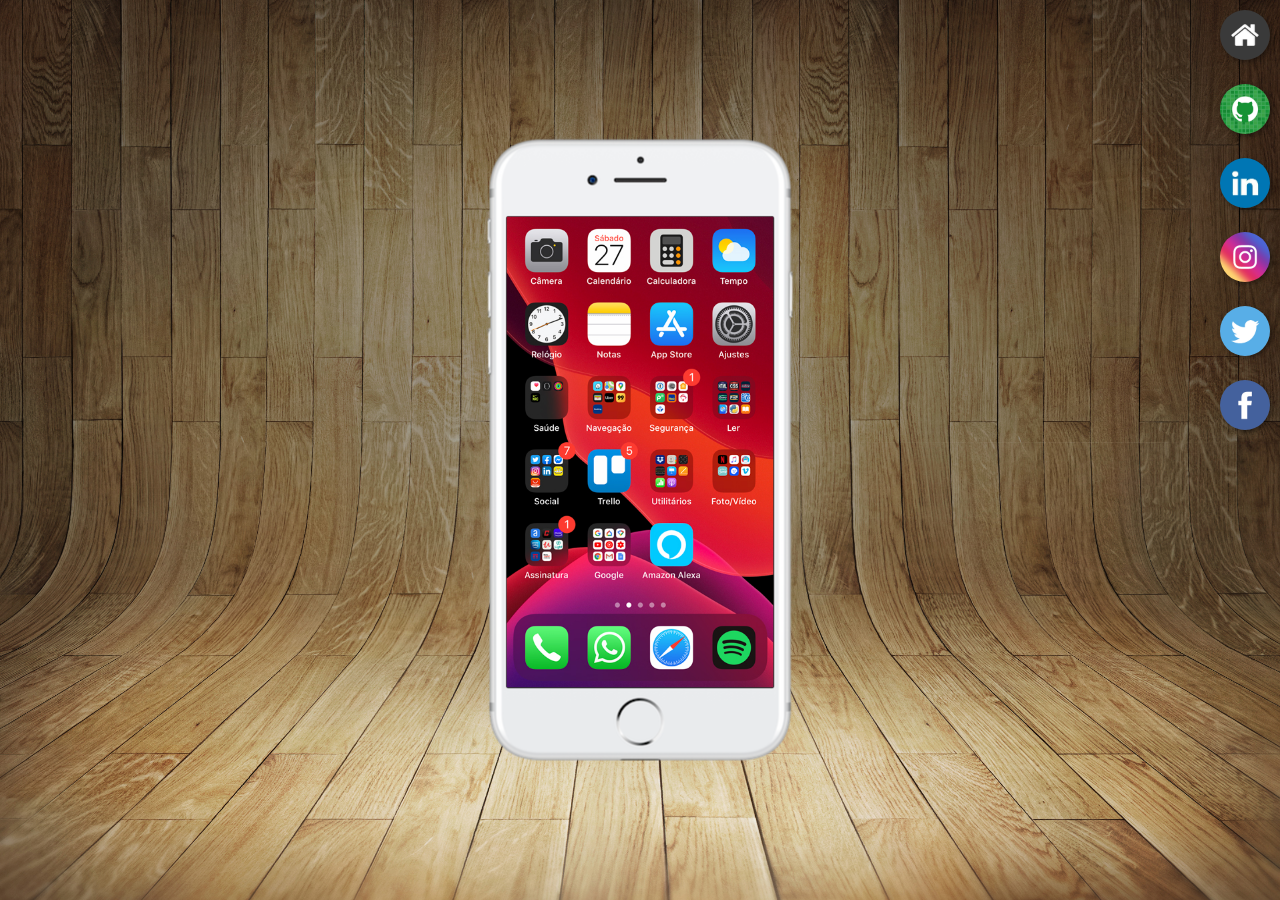
<file: index.html>
<!DOCTYPE html>
<html lang="pt-br">
<head>
    <meta charset="UTF-8">
    <meta http-equiv="X-UA-Compatible" content="IE=edge">
    <meta name="viewport" content="width=device-width, initial-scale=1.0">
    <link rel="shortcut icon" href="favicon.ico" type="image/x-icon">
    <link rel="stylesheet" href="estilos/style.css">
    <title>Projeto Redes Sociais</title>
</head>
<body>
    <main>
        <section id="telefone">
            <iframe src="home.html" name="tela" id="tela" frameborder="0">
                Seu navegador não é compatível com isso.
            </iframe>
        </section>
        <section id="redes-sociais">
            <a href="home.html" target="tela"><img src="imagens/logo-home.jpg" alt="Home"></a><br>
            <a href="github.html" target="tela"><img src="imagens/logo-github.jpg" alt="GitHub"></a><br>
            <a href="linkedIn.html" target="tela"><img src="imagens_pessoal/Linkedln/logo-linkedin.jpg" alt="LinkedIn"></a><br>
            <a href="instagram.html" target="tela"><img src="imagens/logo-instagram.jpg" alt="Instagram"></a><br>
            <a href="twitter.html" target="tela"><img src="imagens/logo-twitter.jpg" alt="Twitter"></a><br>
            <a href="facebook.html" target="tela"><img src="imagens/logo-facebook.jpg" alt="Facebook"></a>
        </section>
    </main>
</body>
</html>
</file>
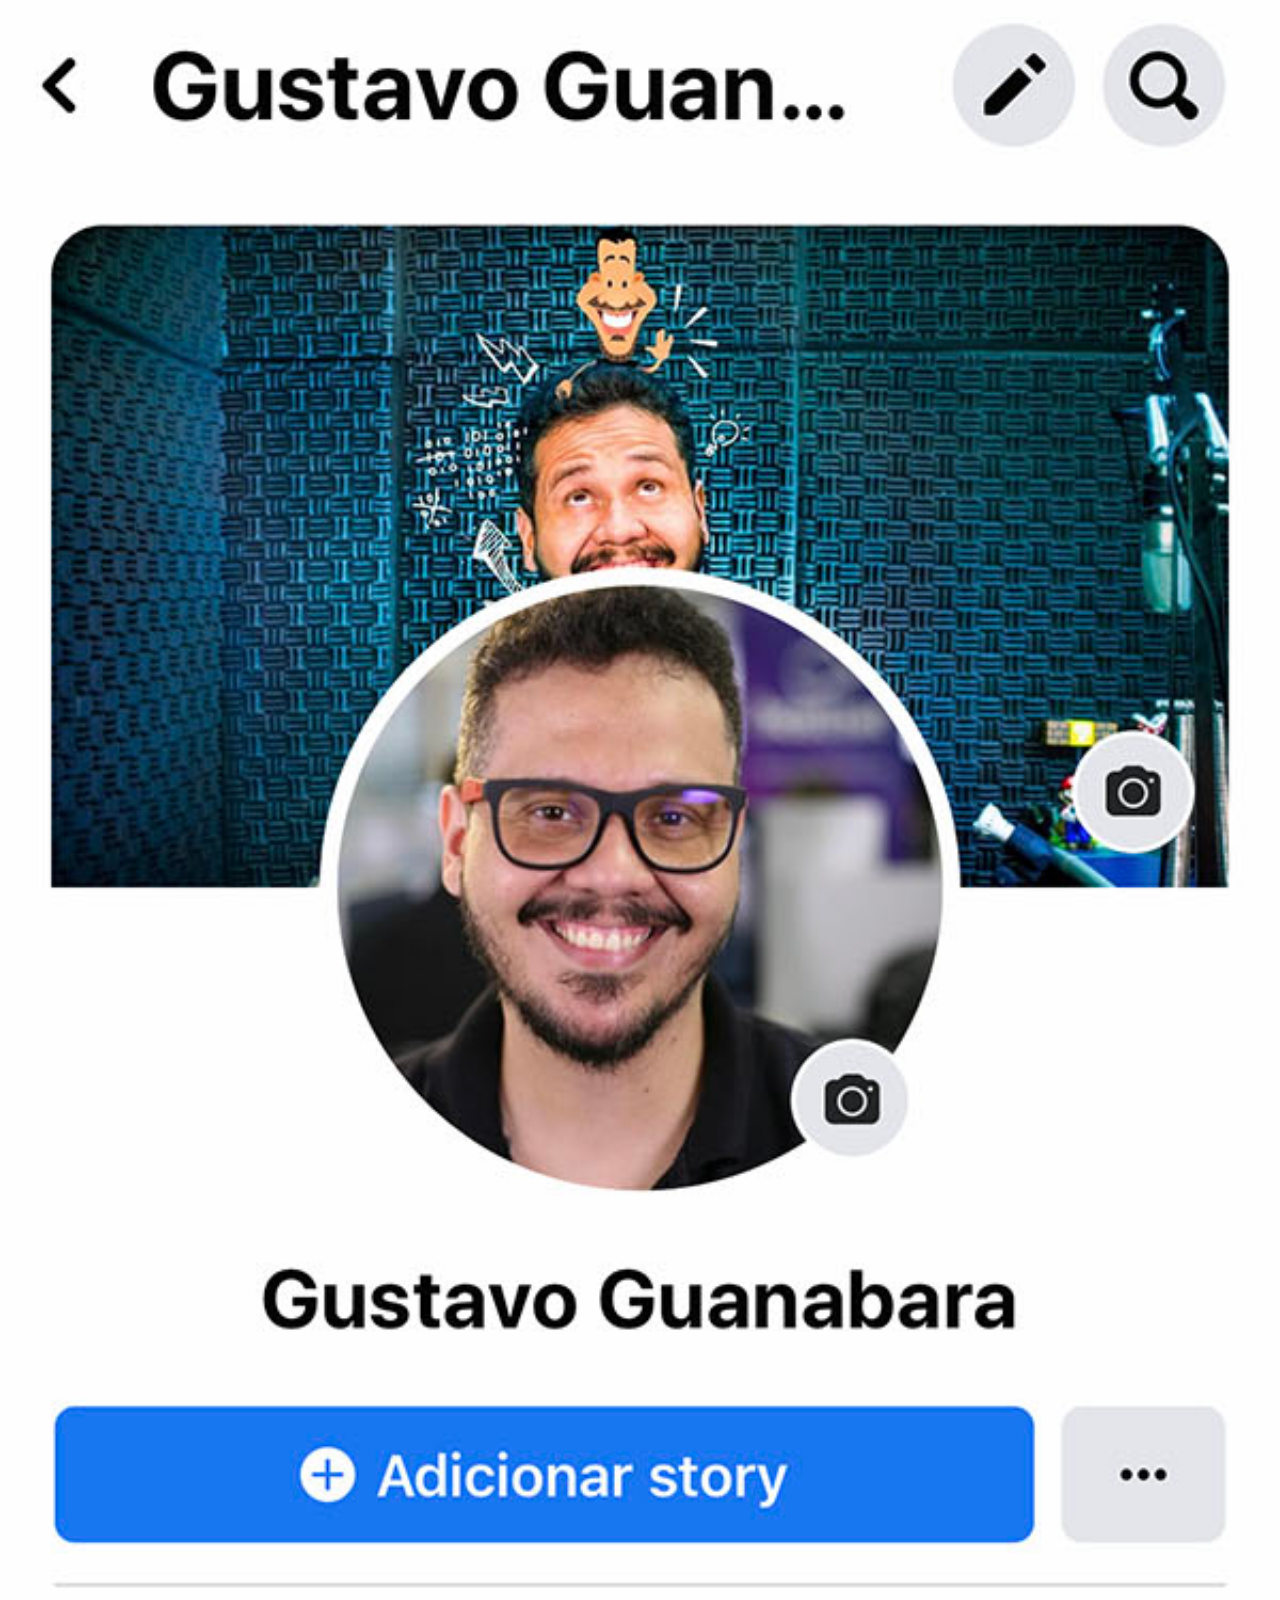
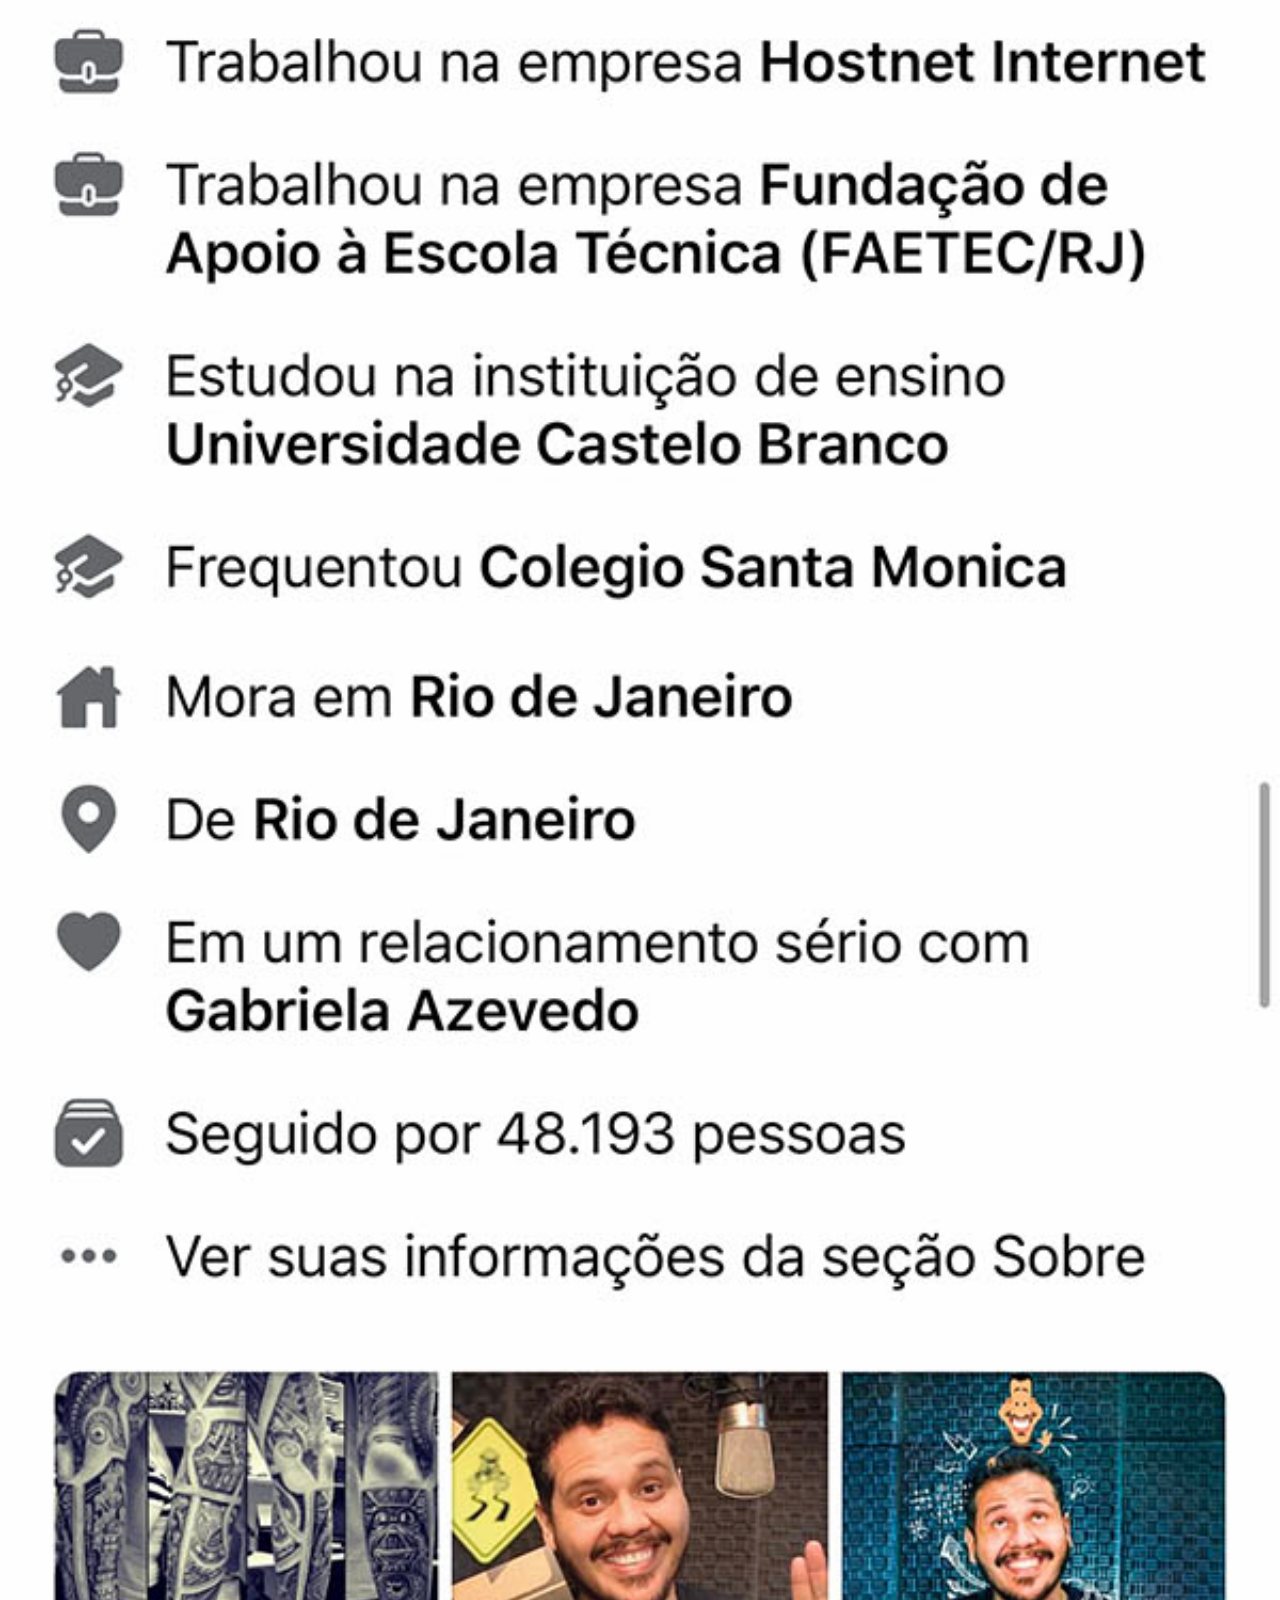
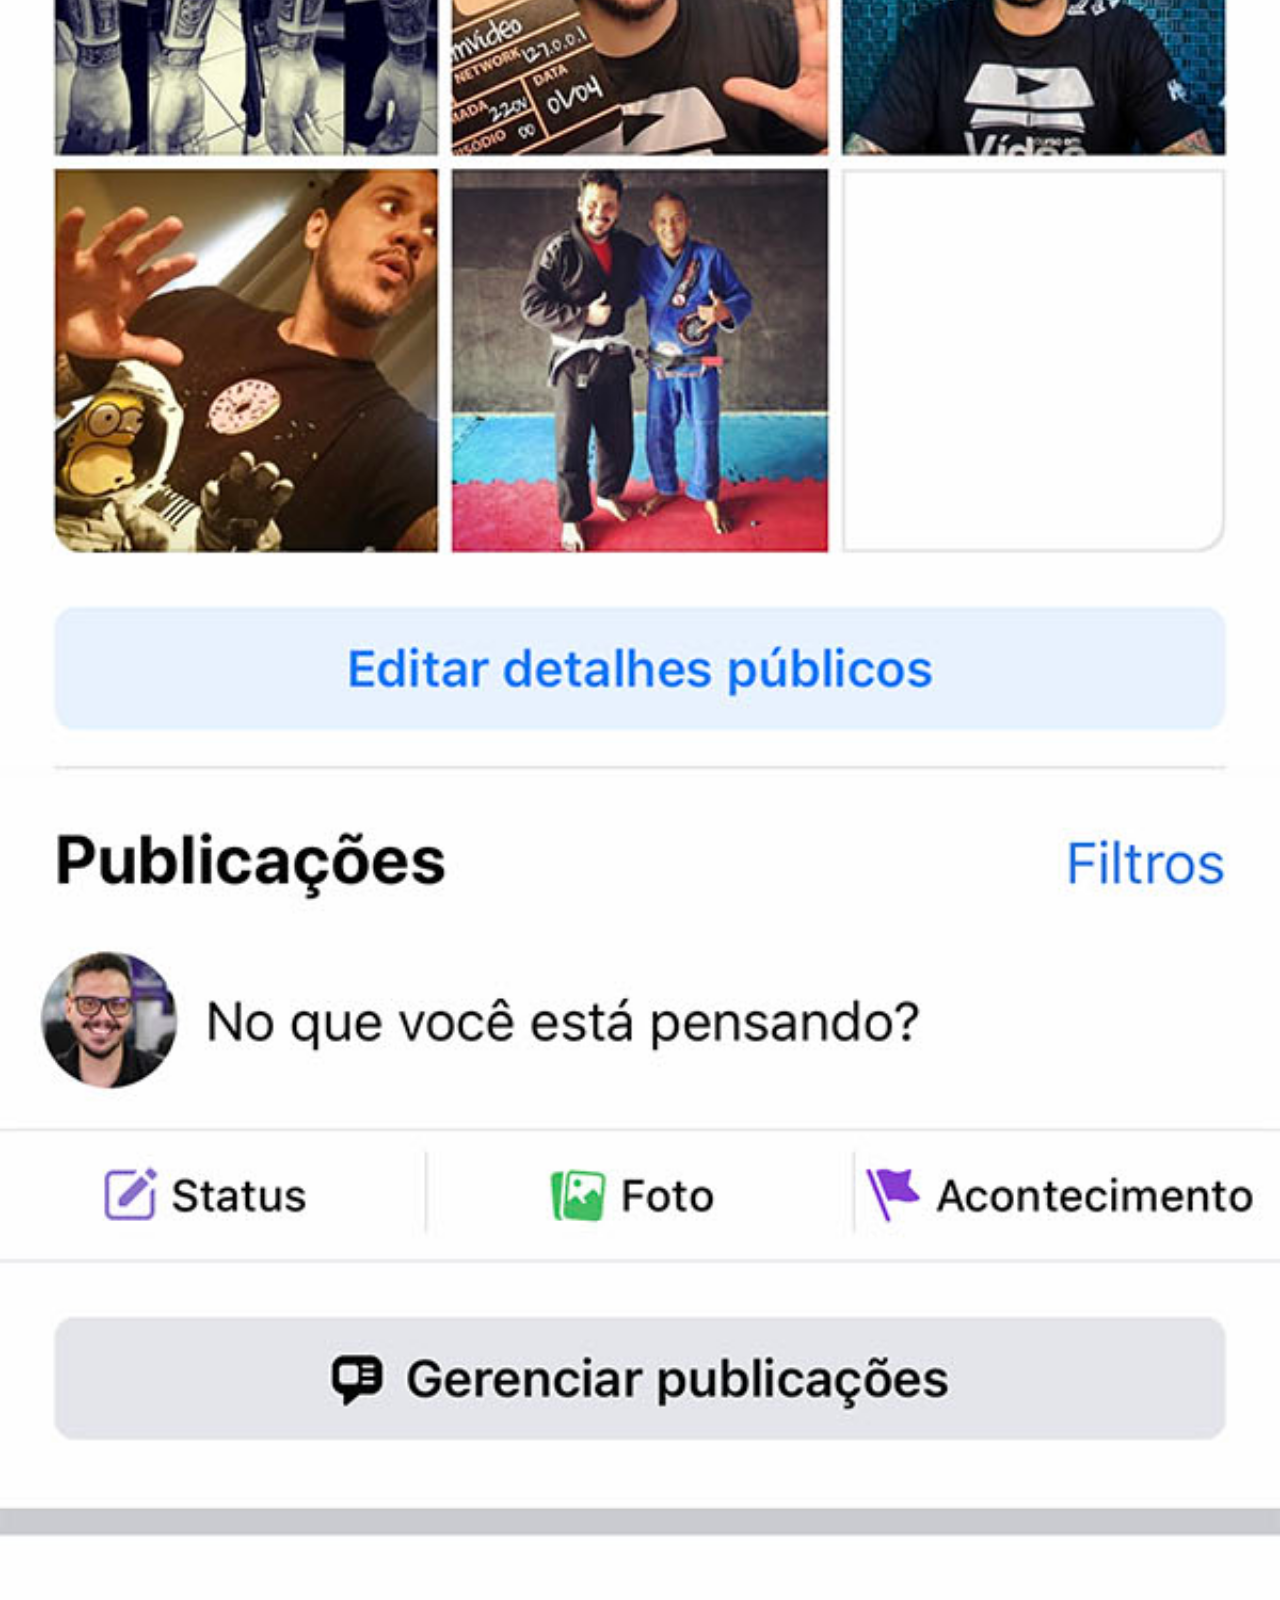
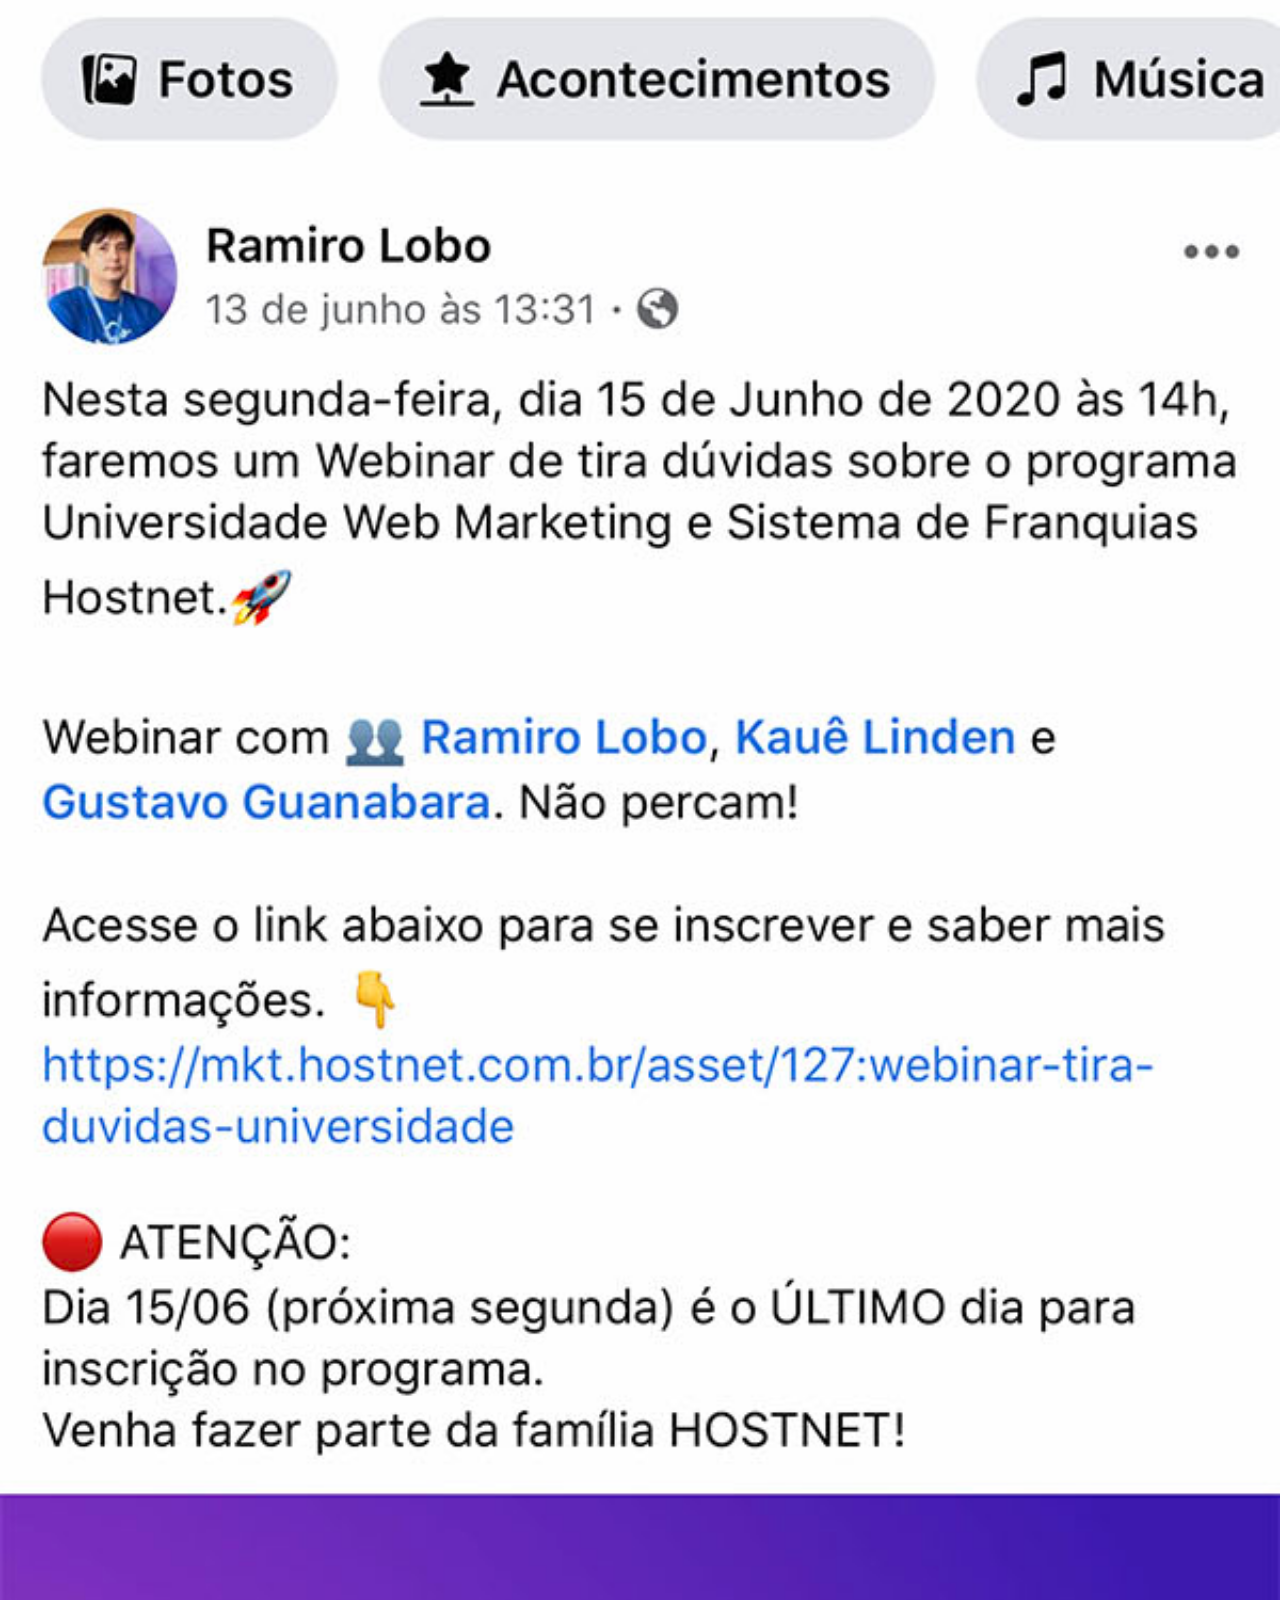
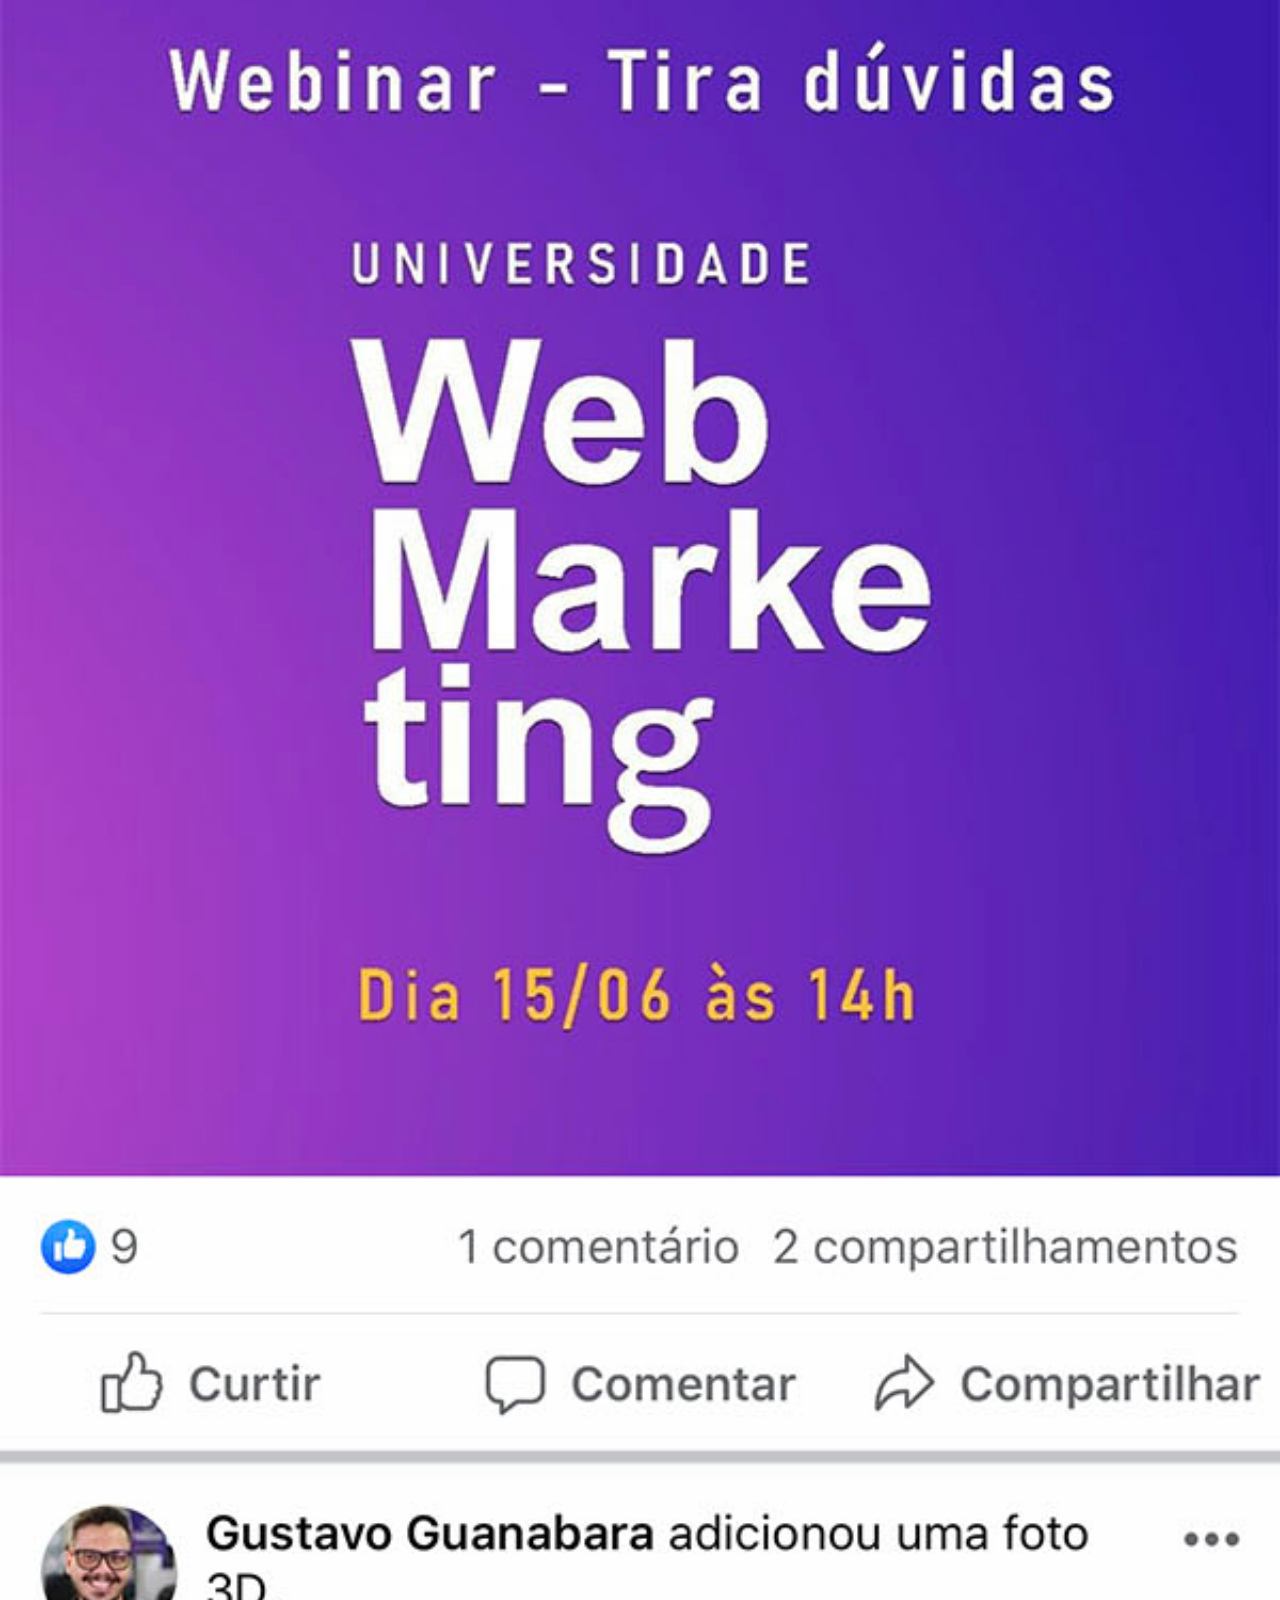
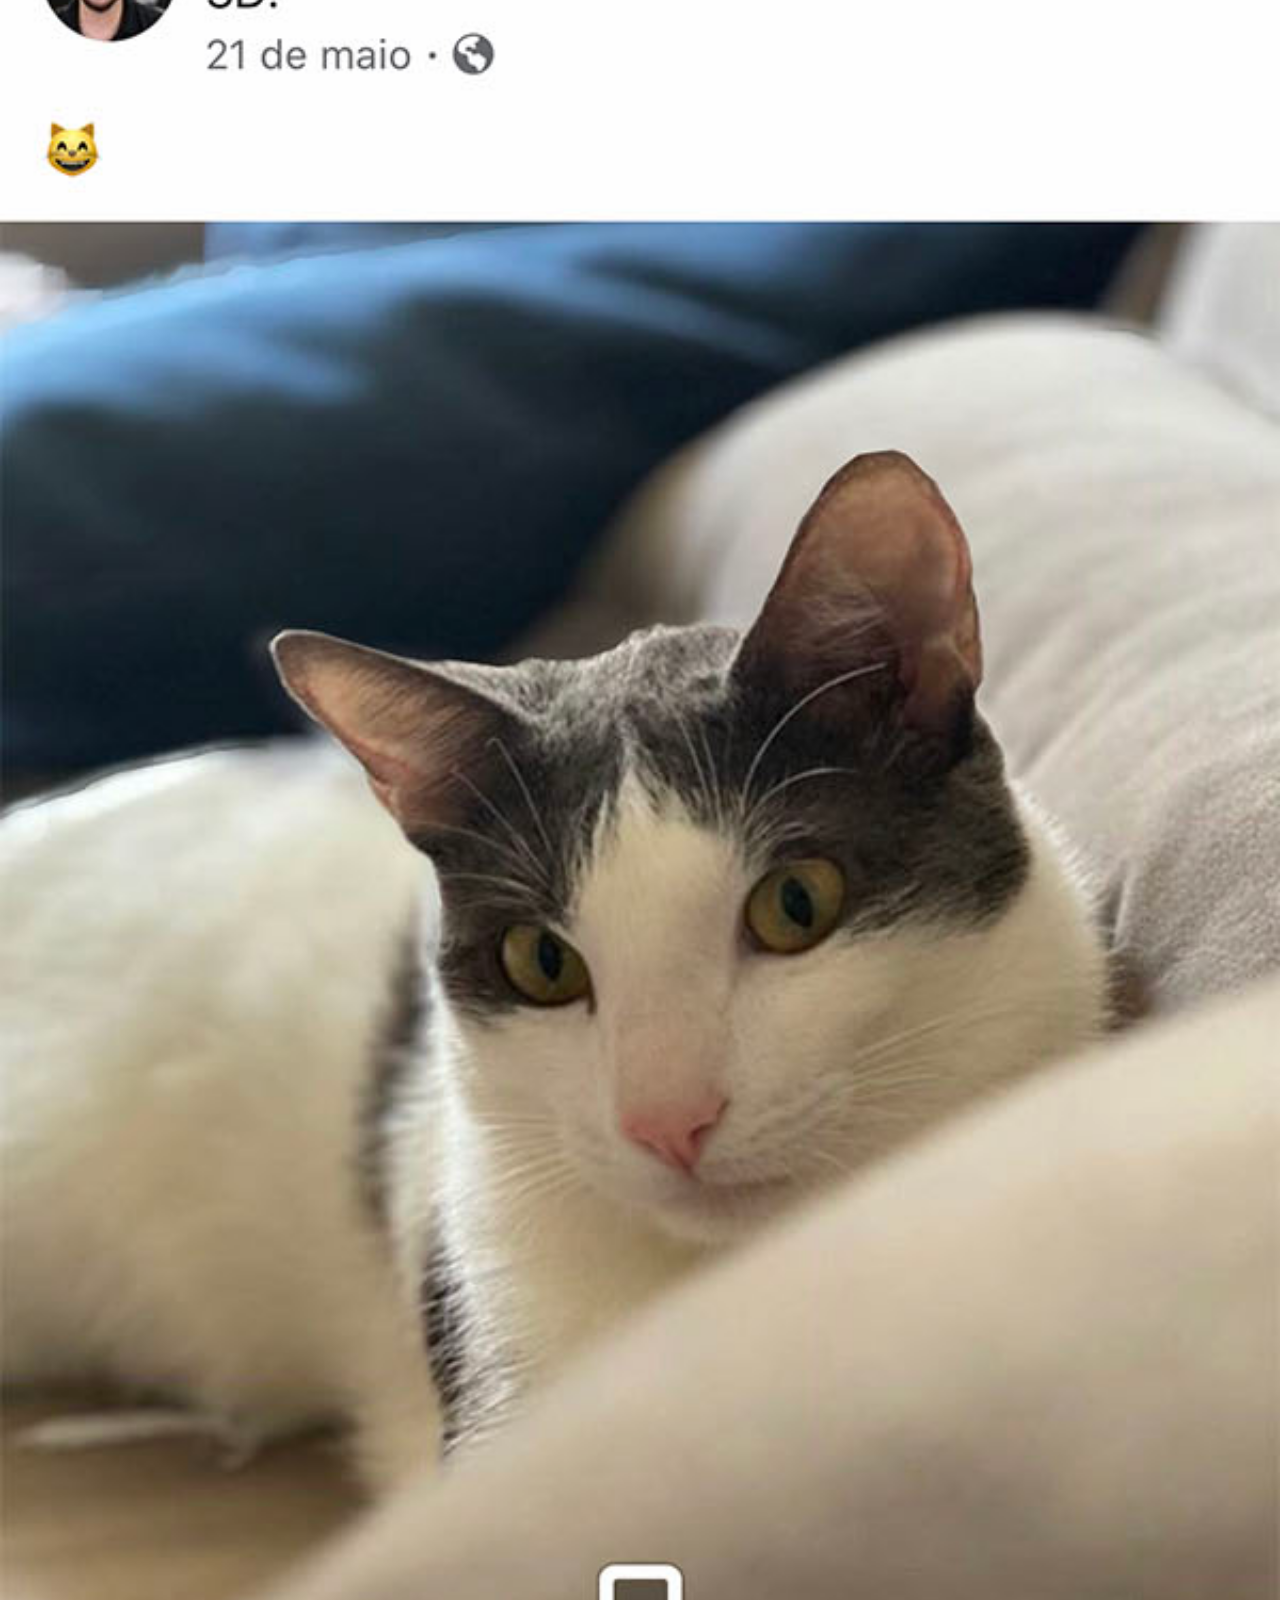
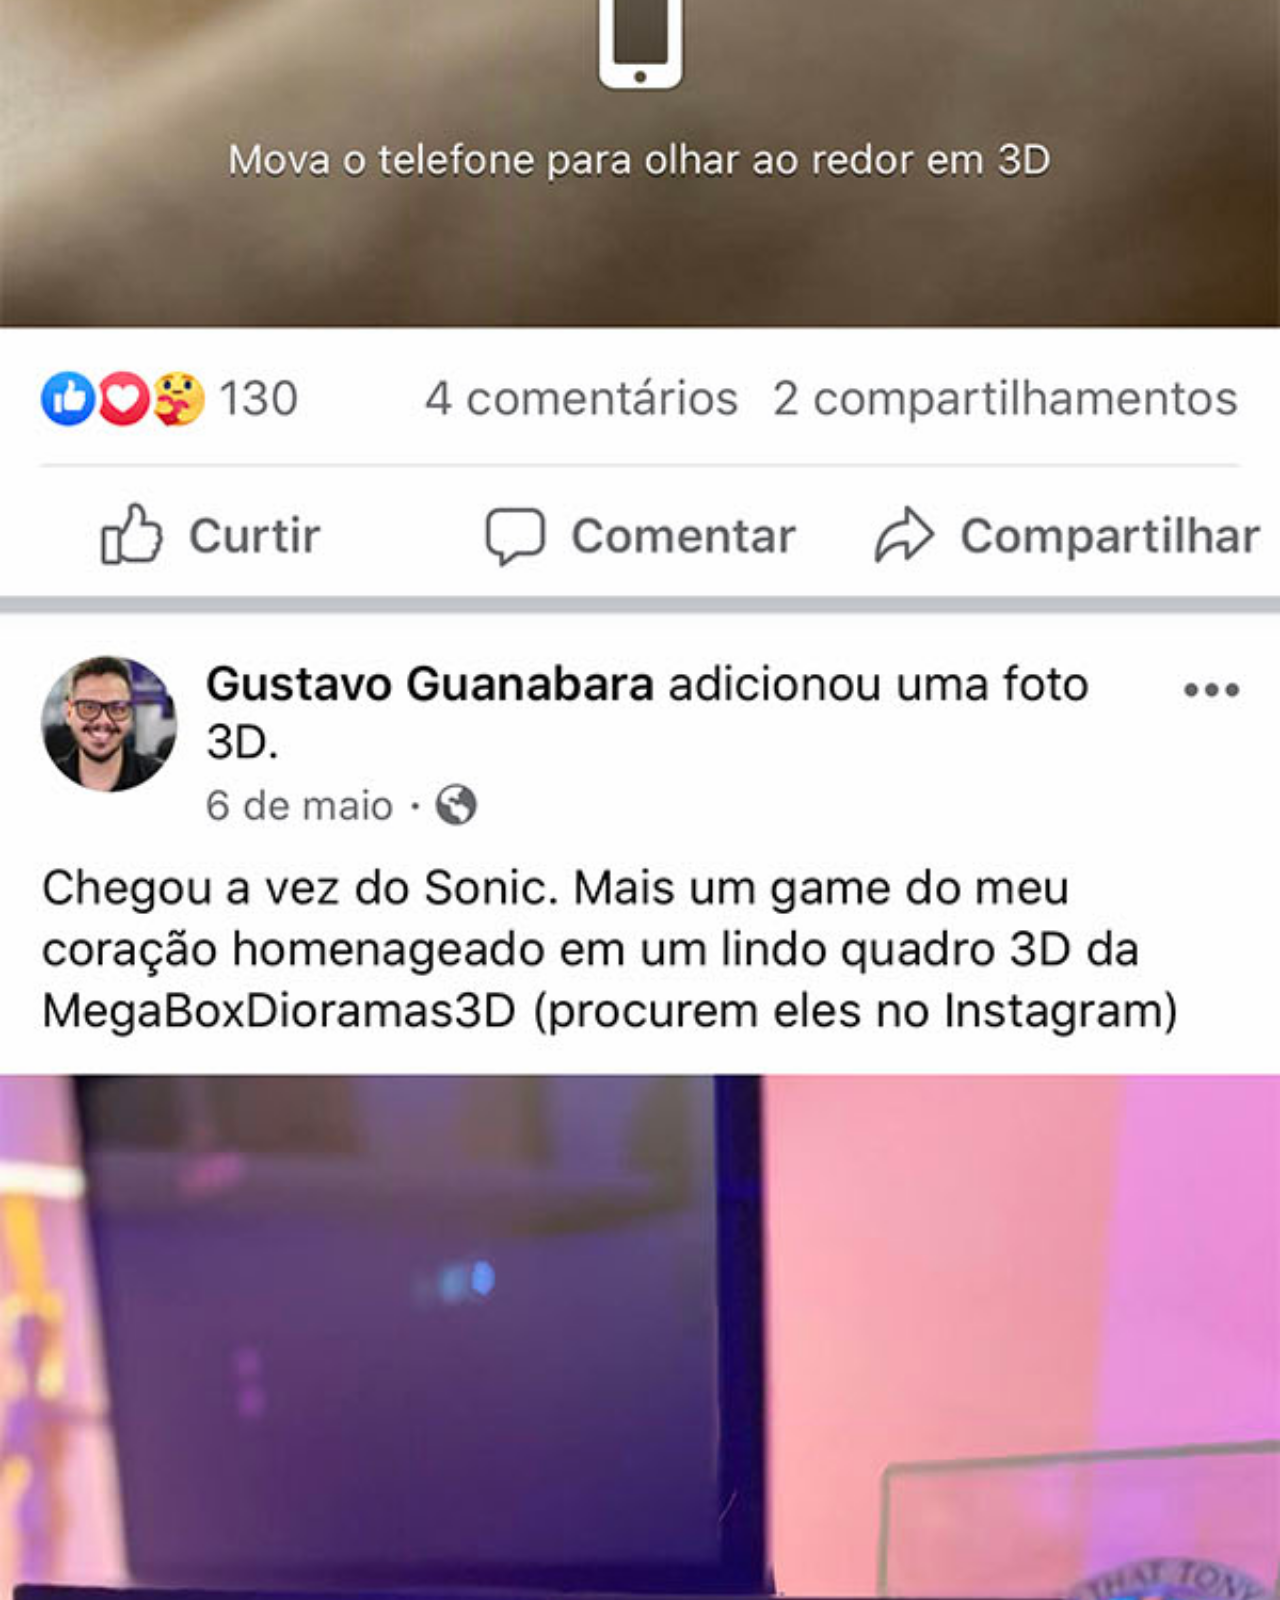
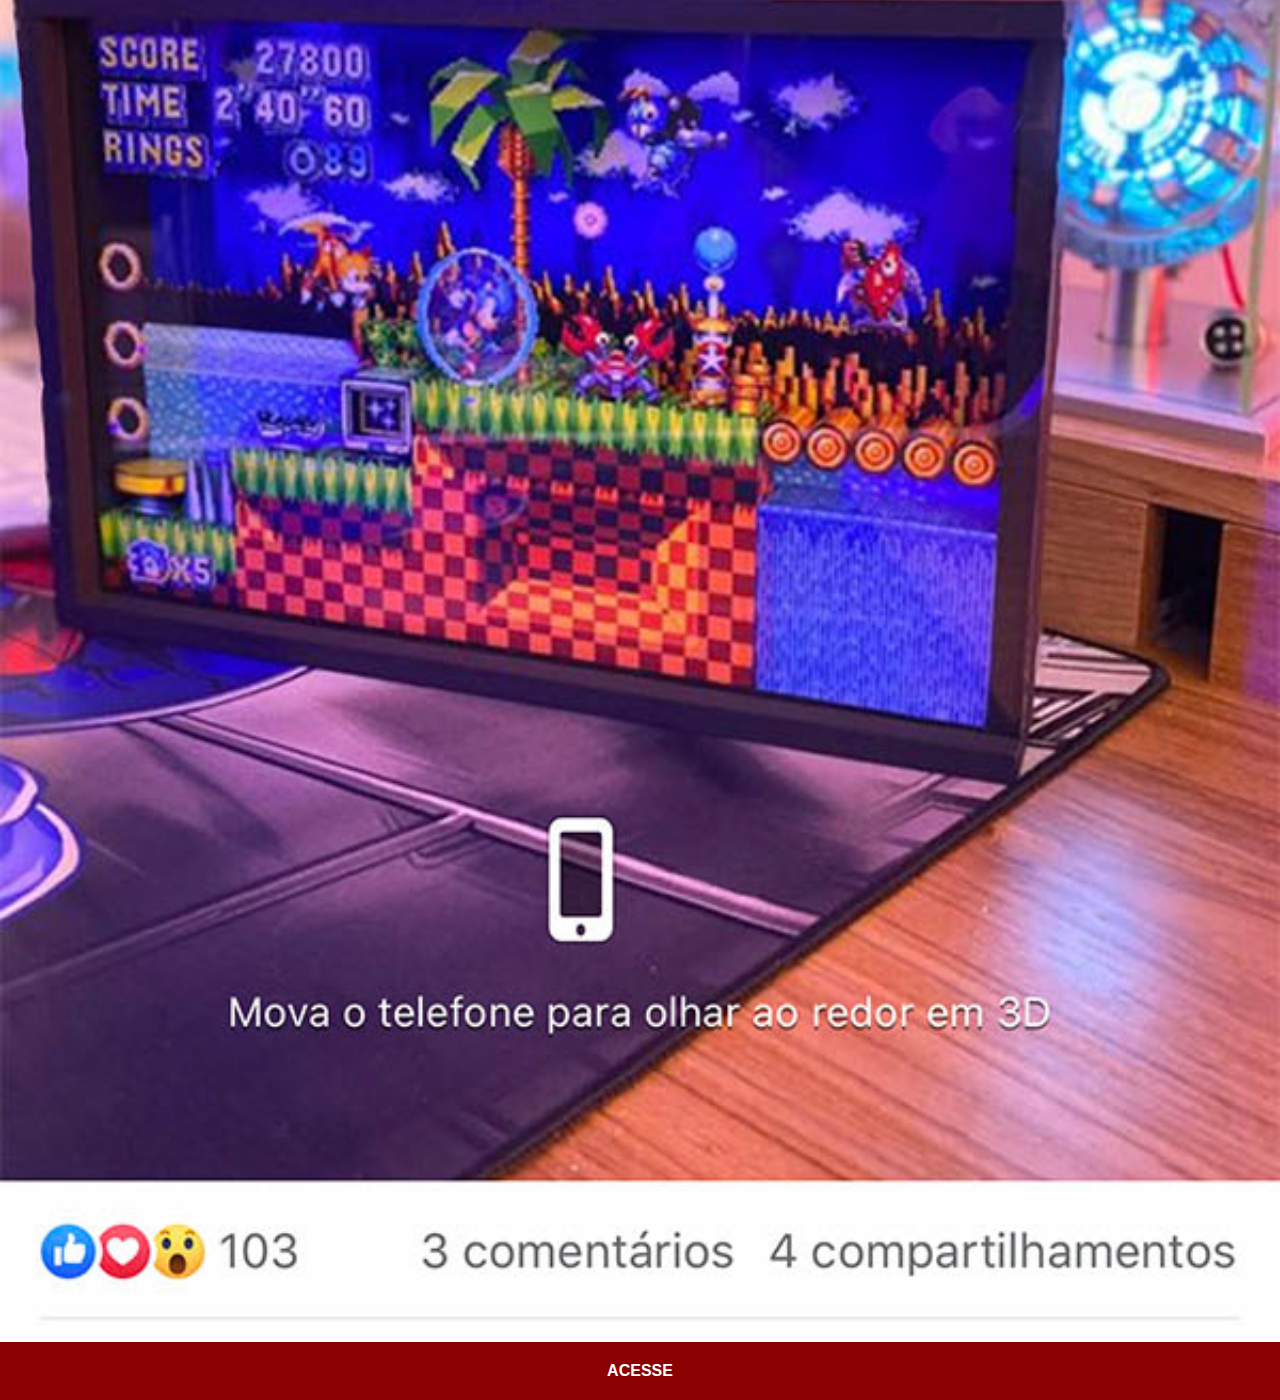
<file: facebook.html>
<!DOCTYPE html>
<html lang="pt-br">
<head>
    <meta charset="UTF-8">
    <meta http-equiv="X-UA-Compatible" content="IE=edge">
    <meta name="viewport" content="width=device-width, initial-scale=1.0">
    <title>Facebook</title>
    <link rel="stylesheet" href="estilos/social.css">
</head>
<body>
    <img src="imagens/tela-facebook.jpg" alt="Facebook">
    <a href="https://pt-br.facebook.com/gustavoguanabara/" target="_blank">ACESSE</a>
</body>
</html>
</file>
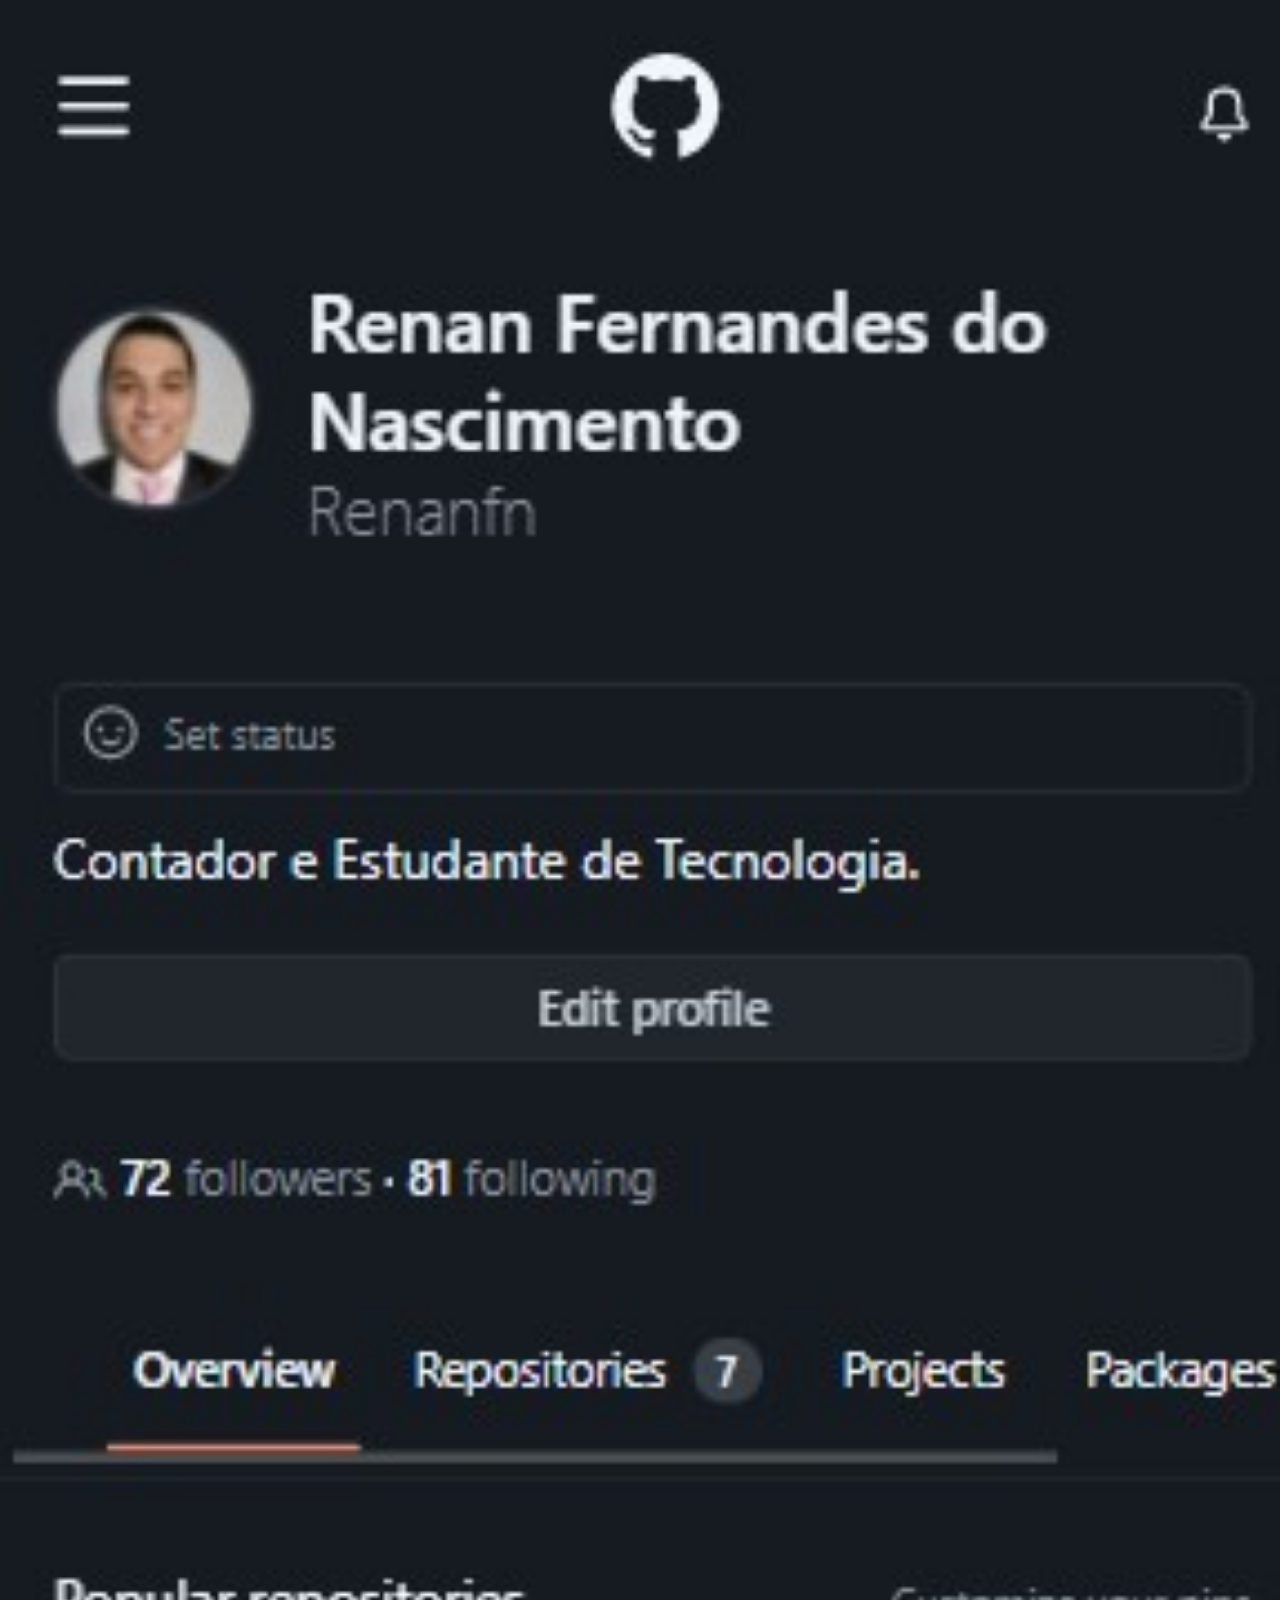
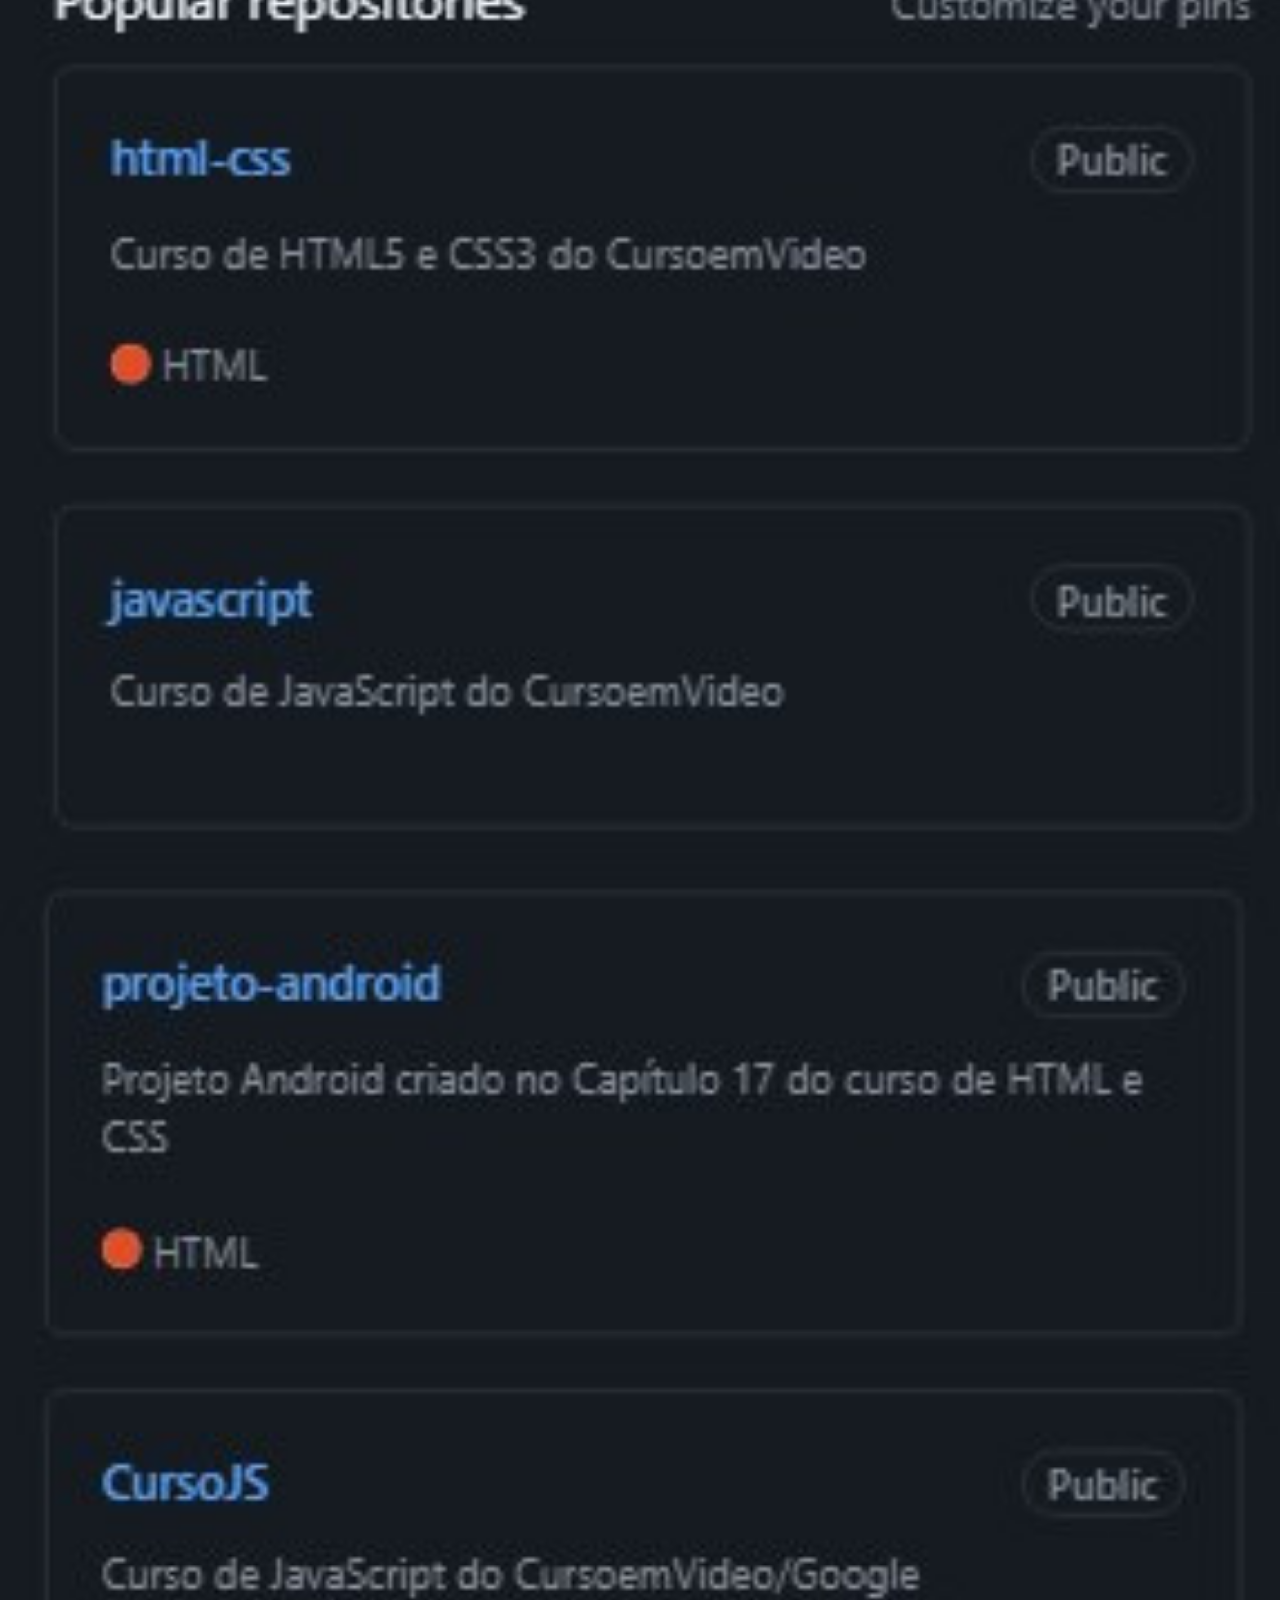
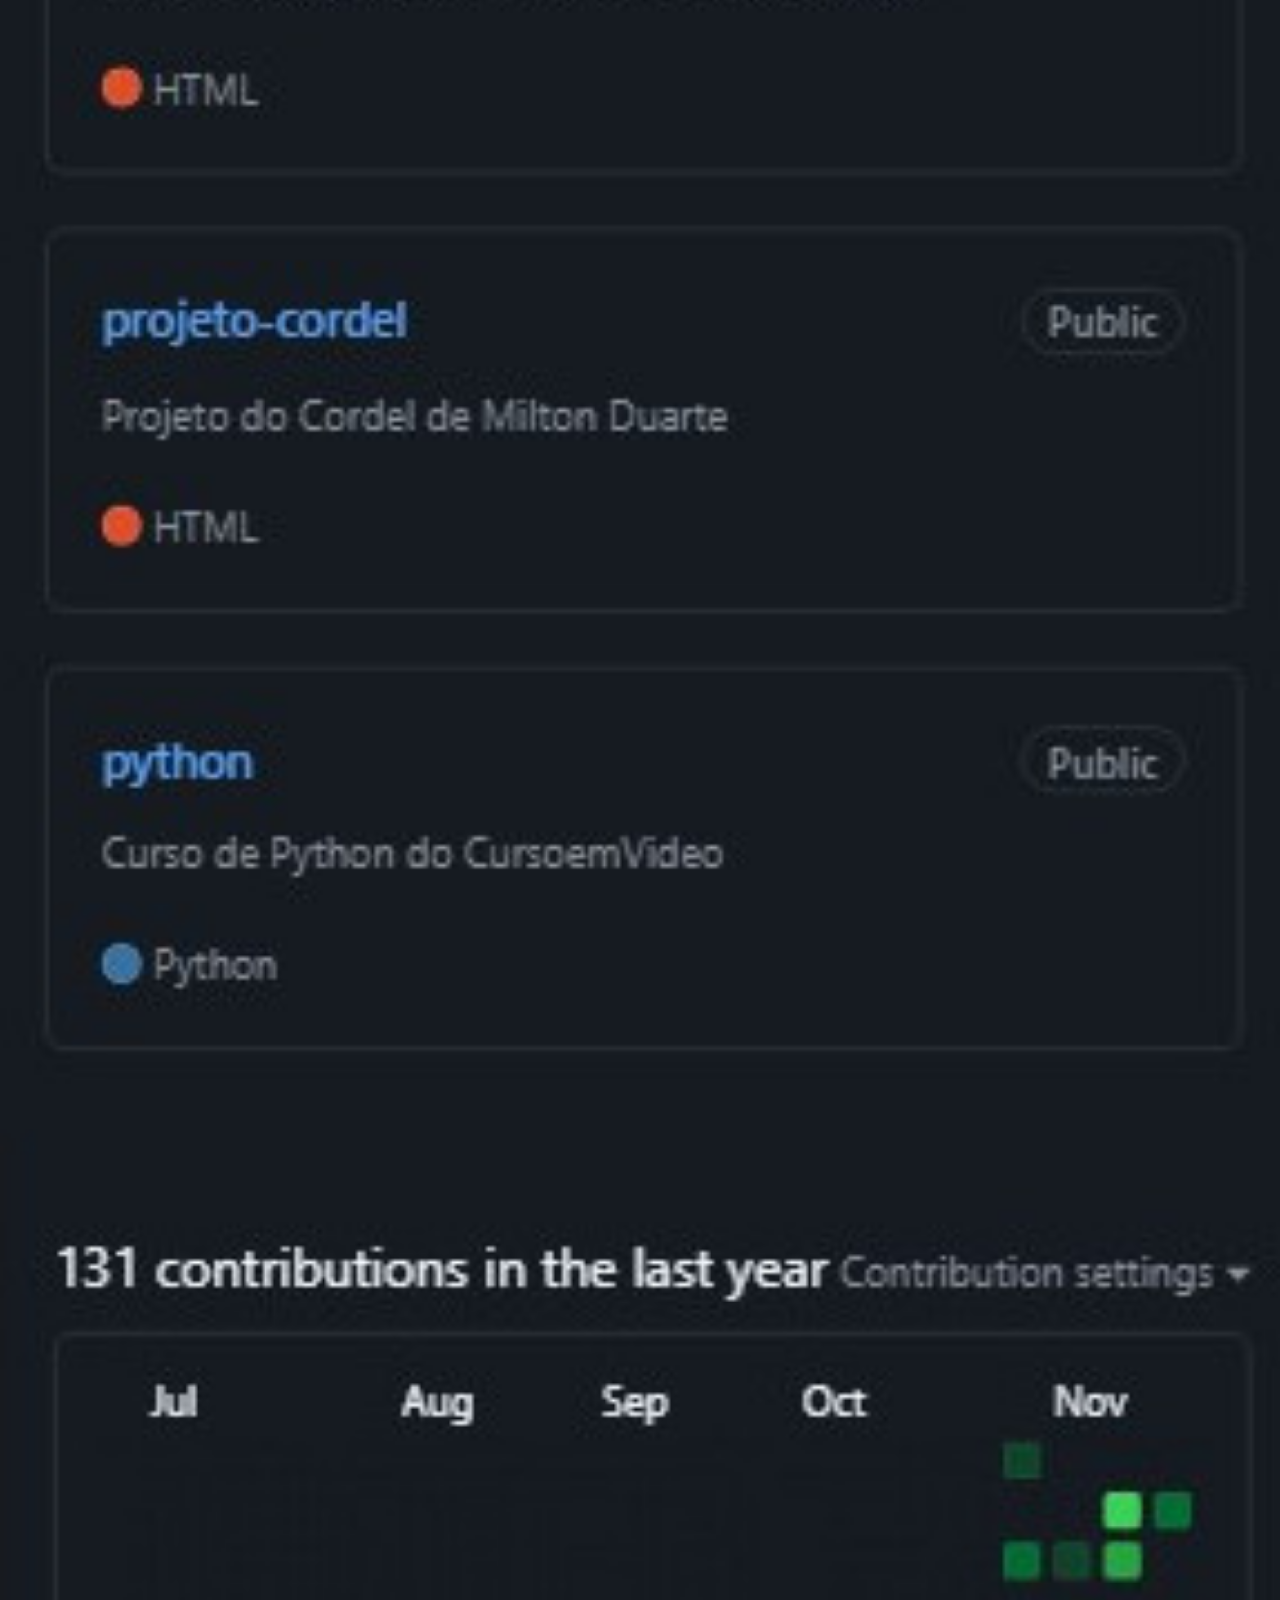
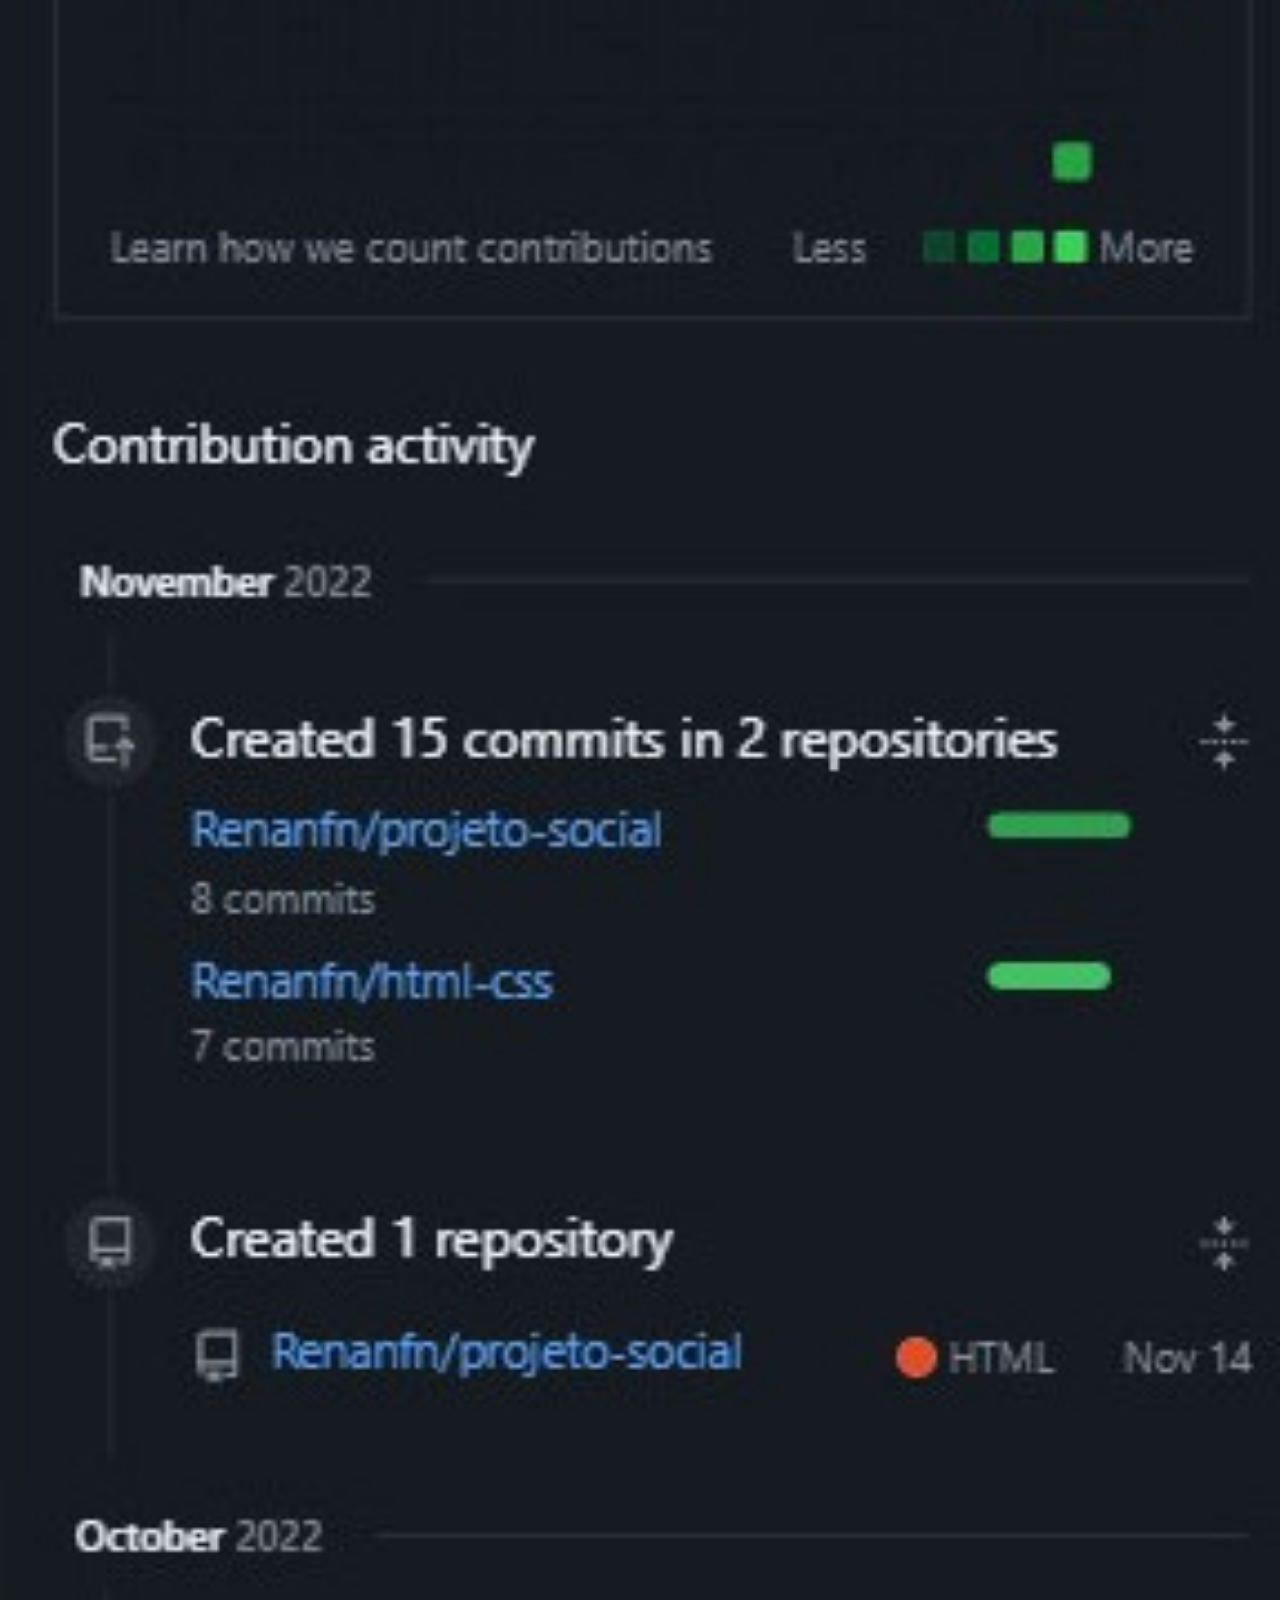
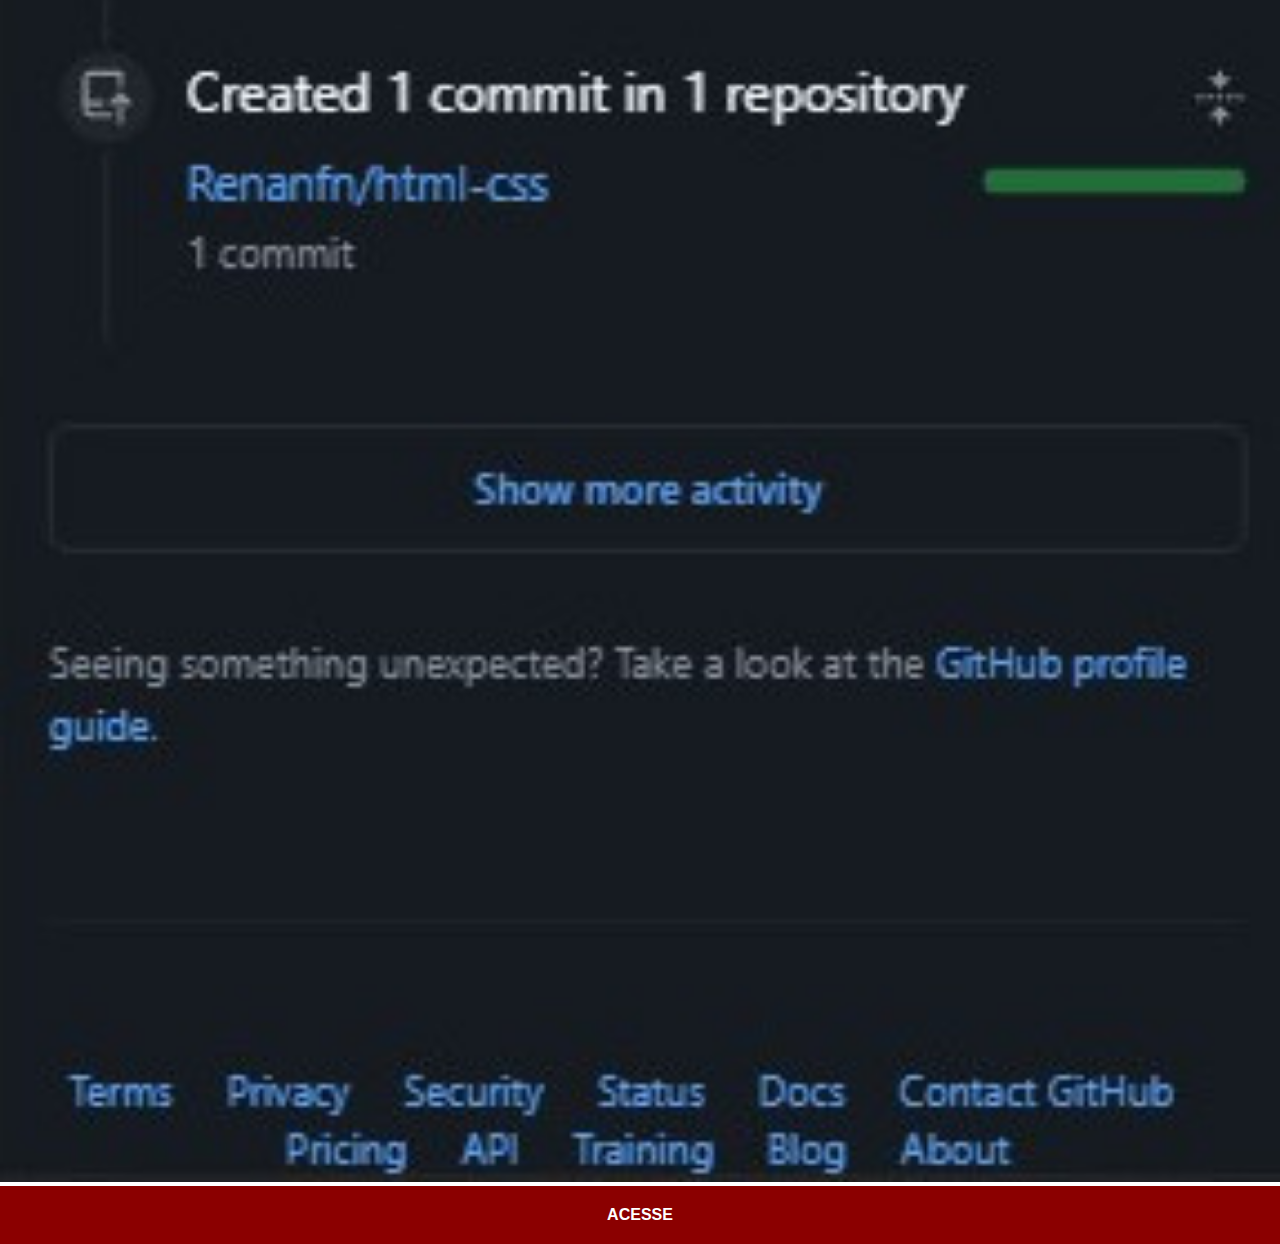
<file: github.html>
<!DOCTYPE html>
<html lang="pt-br">
<head>
    <meta charset="UTF-8">
    <meta http-equiv="X-UA-Compatible" content="IE=edge">
    <meta name="viewport" content="width=device-width, initial-scale=1.0">
    <title>GitHub</title>
    <link rel="stylesheet" href="estilos/social.css">
</head>
<body>
    <img src="imagens_pessoal/GitHub/tela-github.jpg" alt="YouTube">
    <a href="https://github.com/Renanfn" target="_blank">ACESSE</a>
</body>
</html>
</file>
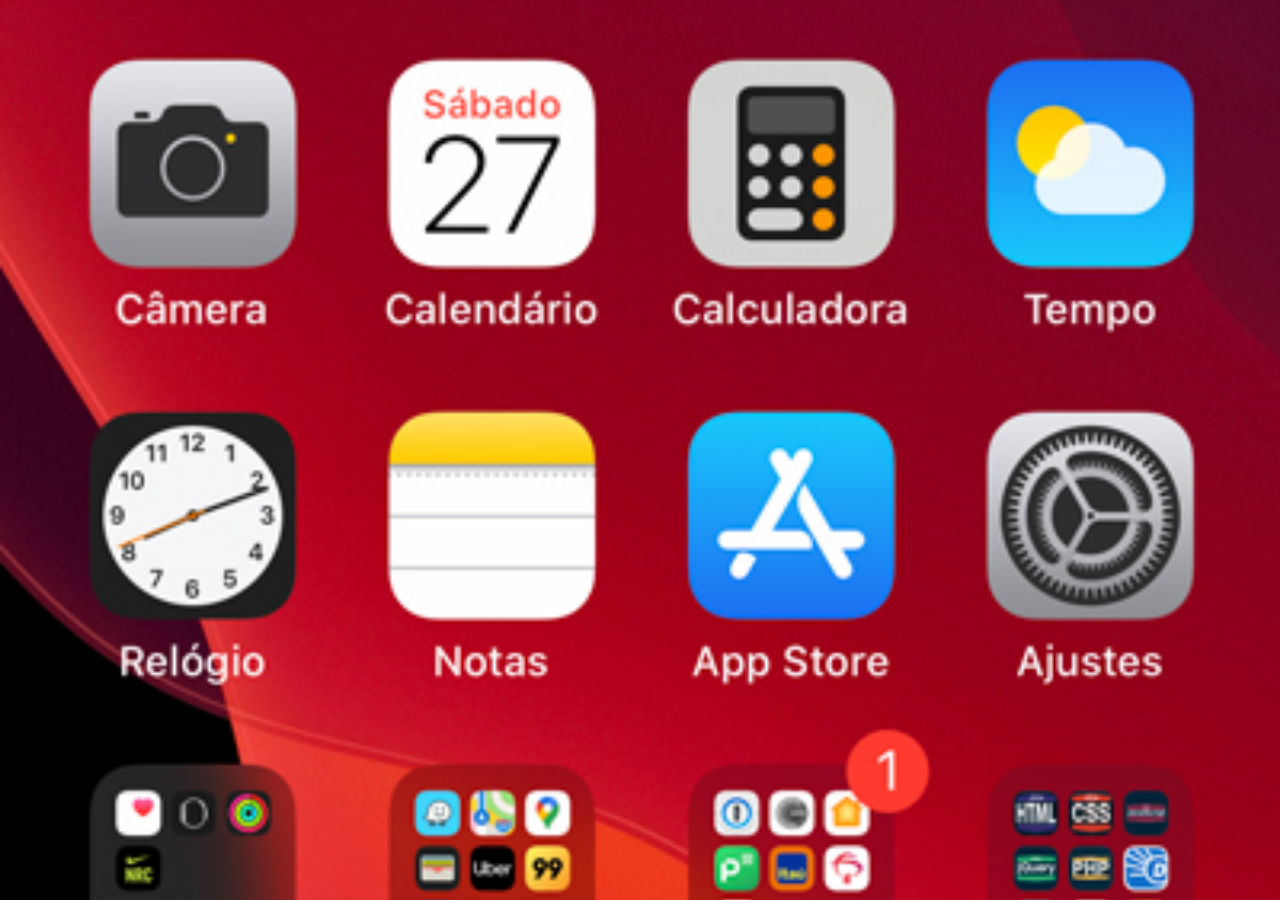
<file: home.html>
<!DOCTYPE html>
<html lang="pt-br">
<head>
    <meta charset="UTF-8">
    <meta http-equiv="X-UA-Compatible" content="IE=edge">
    <meta name="viewport" content="width=device-width, initial-scale=1.0">
    <title>Home</title>
</head>
<style>
    * {
        margin: 0px;
        padding: 0px;
    }

    body {
        width: 100vw;
        height: 100vh;
        background: black url('imagens/tela-home.jpg') no-repeat top center;
        background-size: cover;
    }
</style>
<body>
    
</body>
</html>
</file>
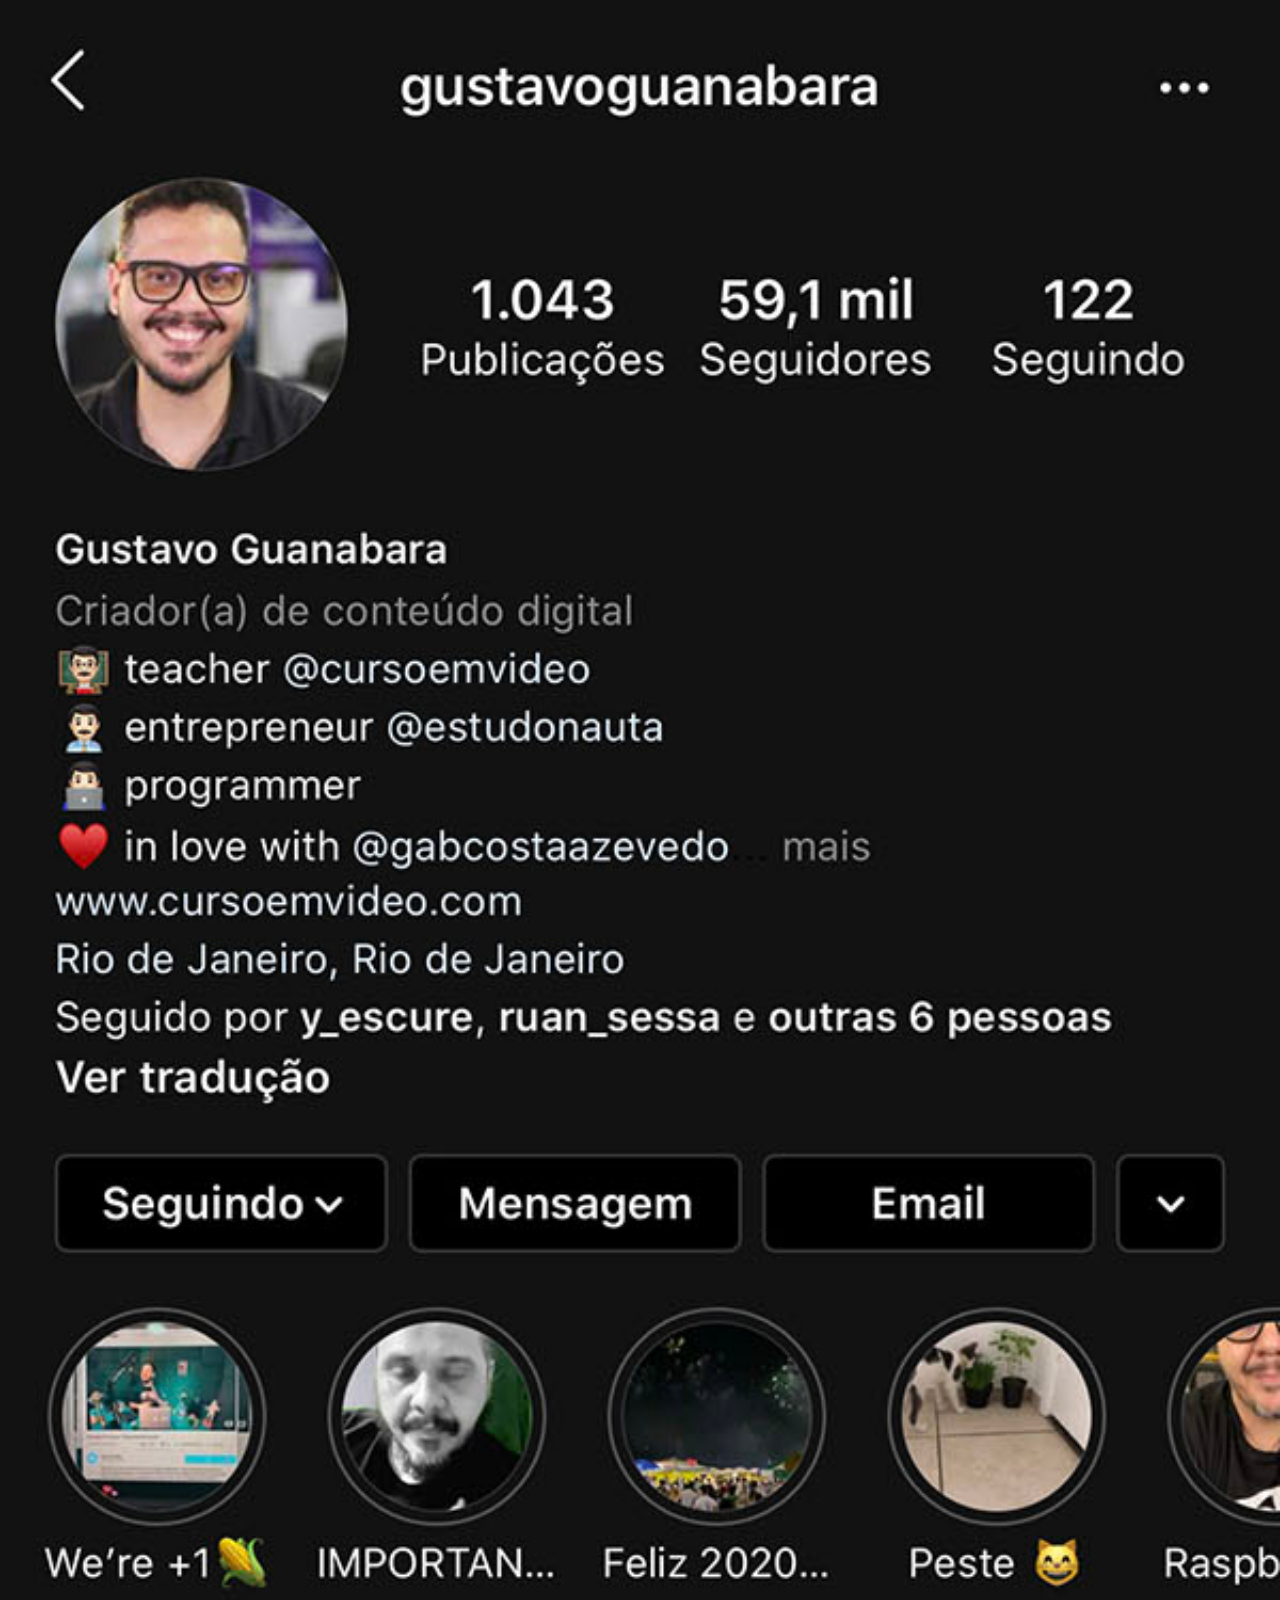
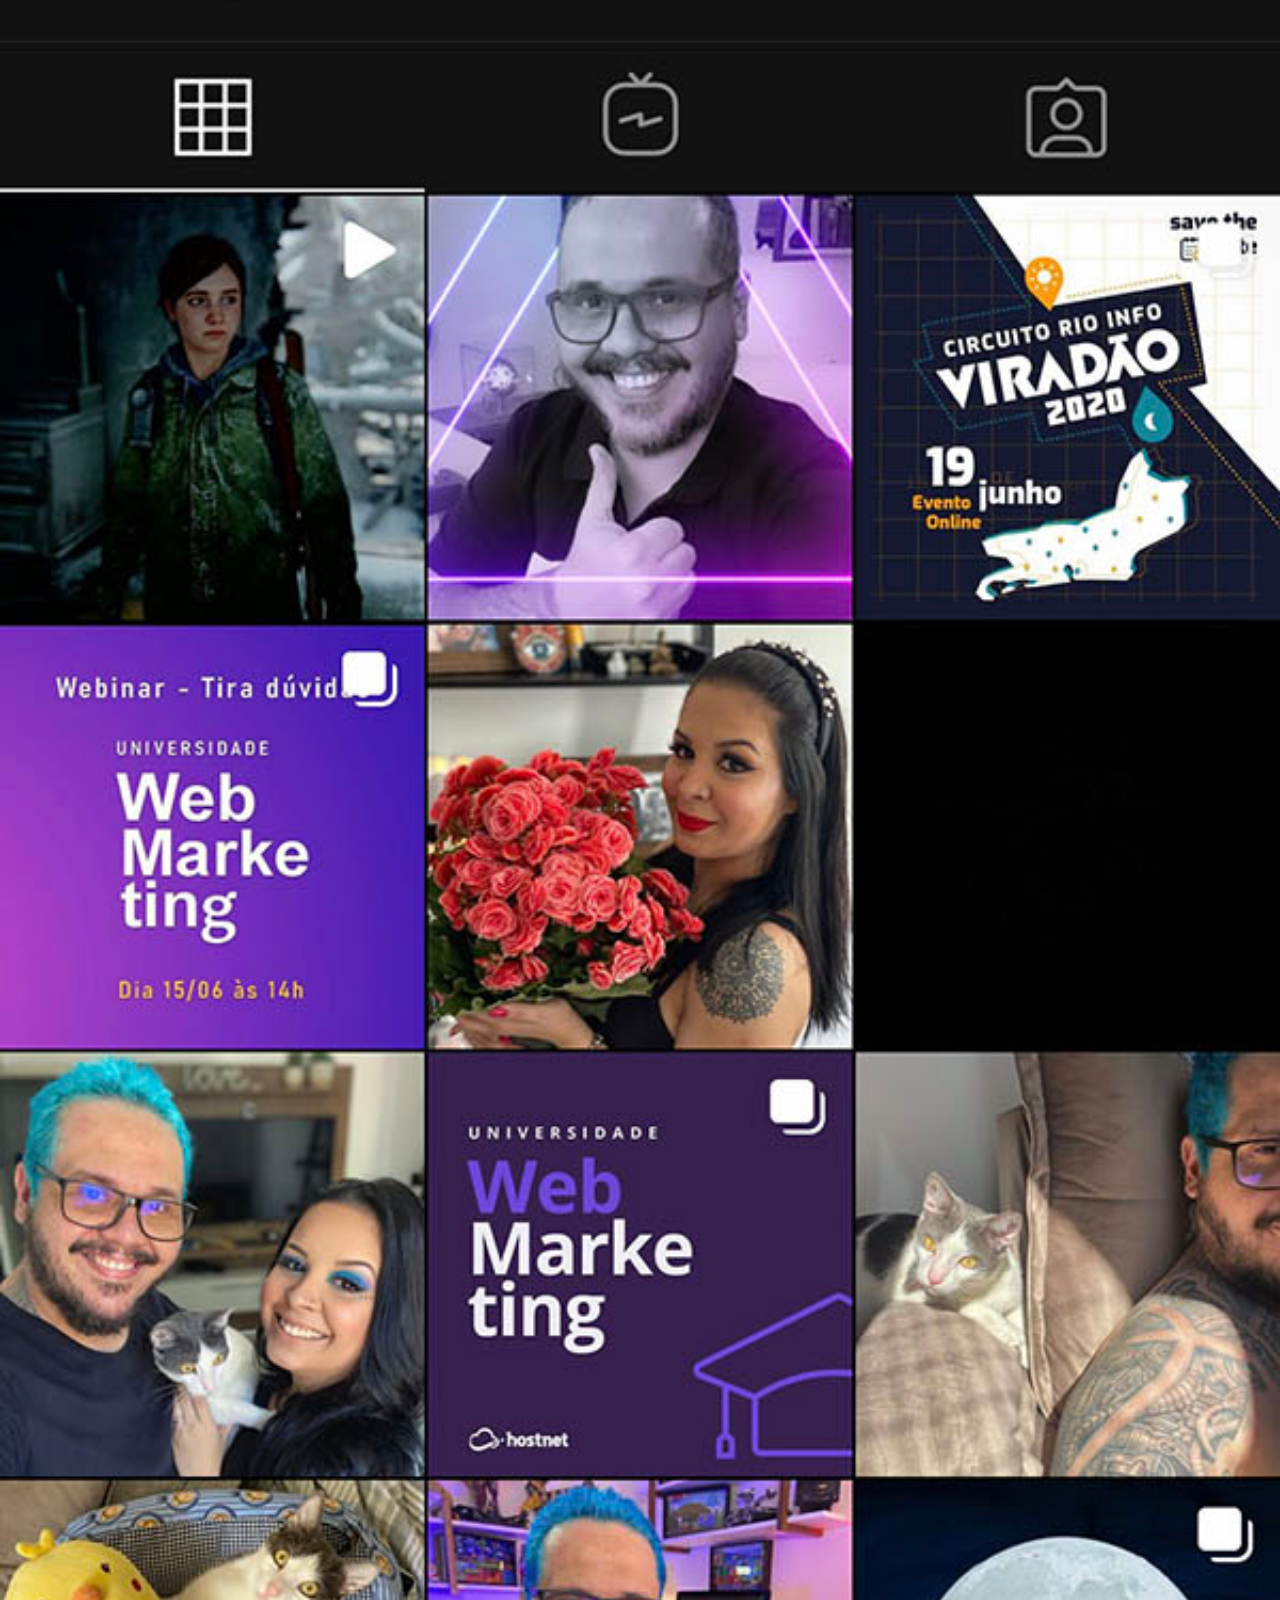
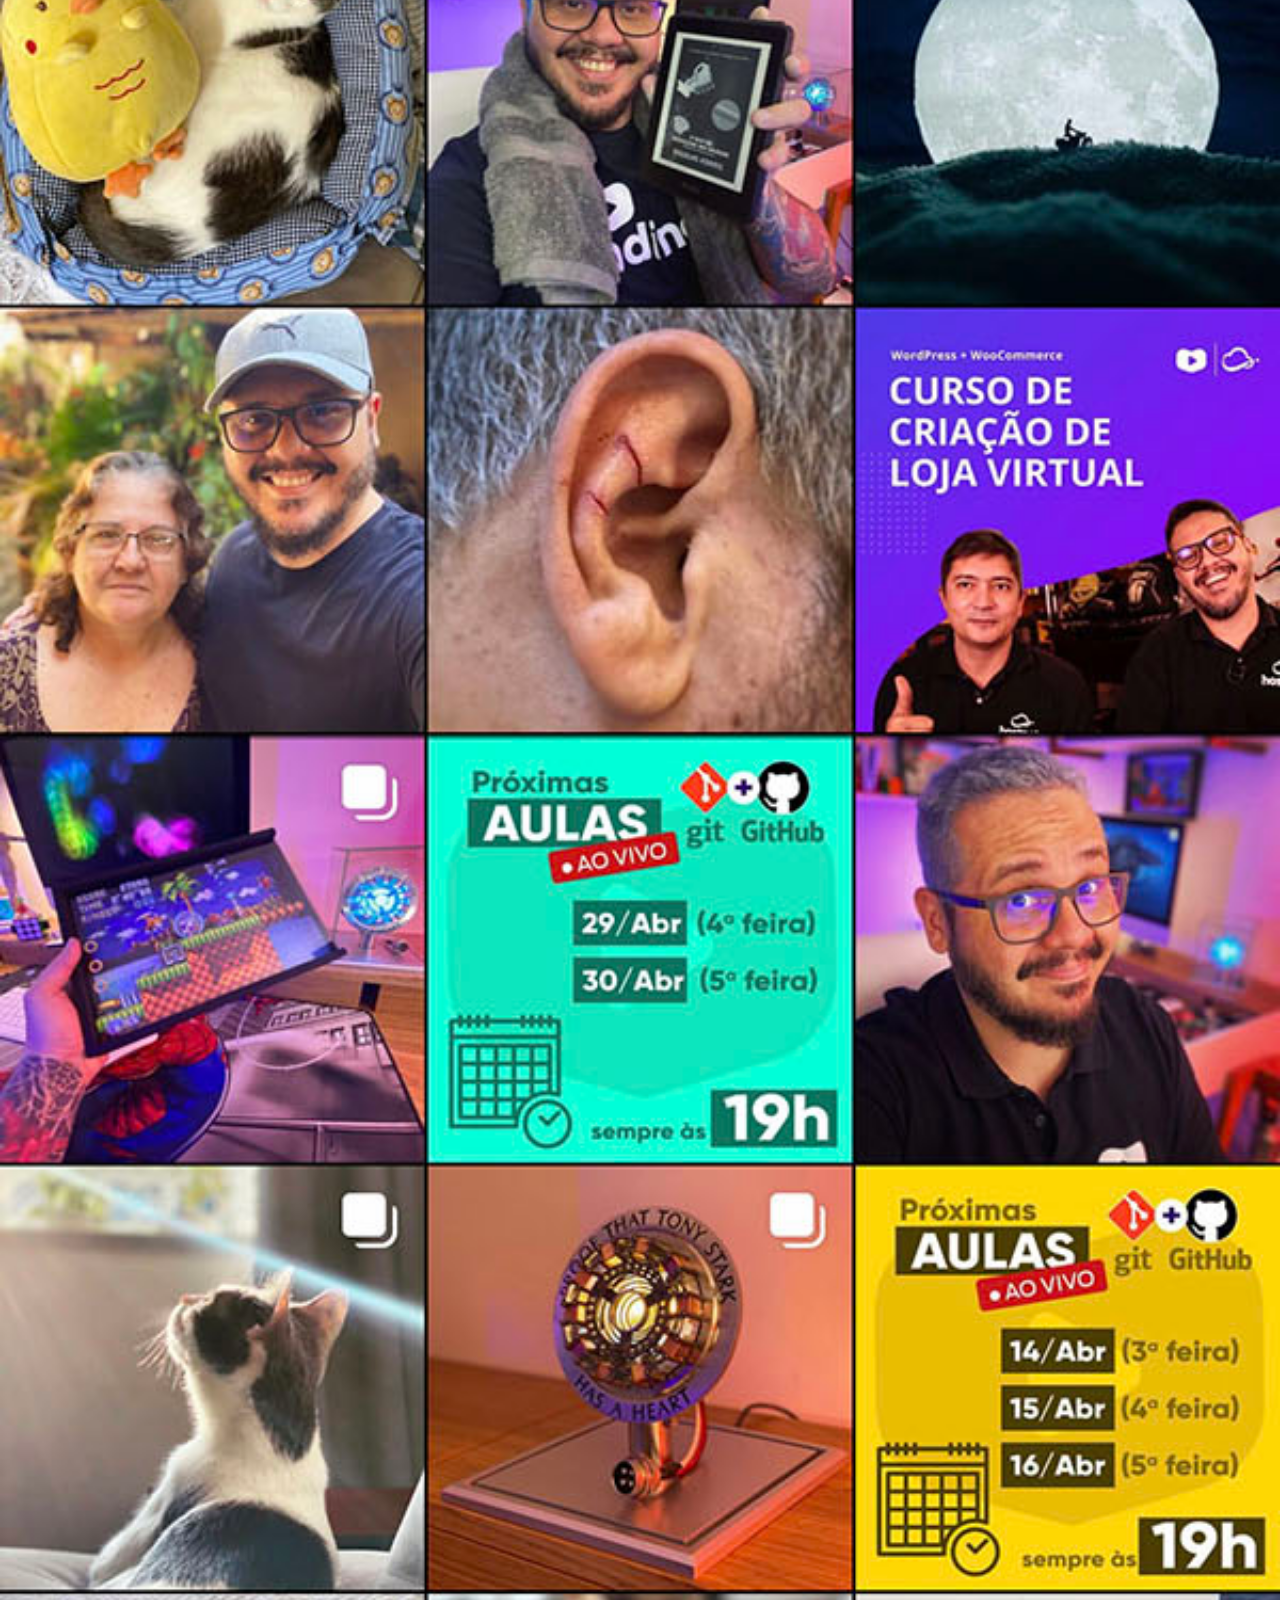
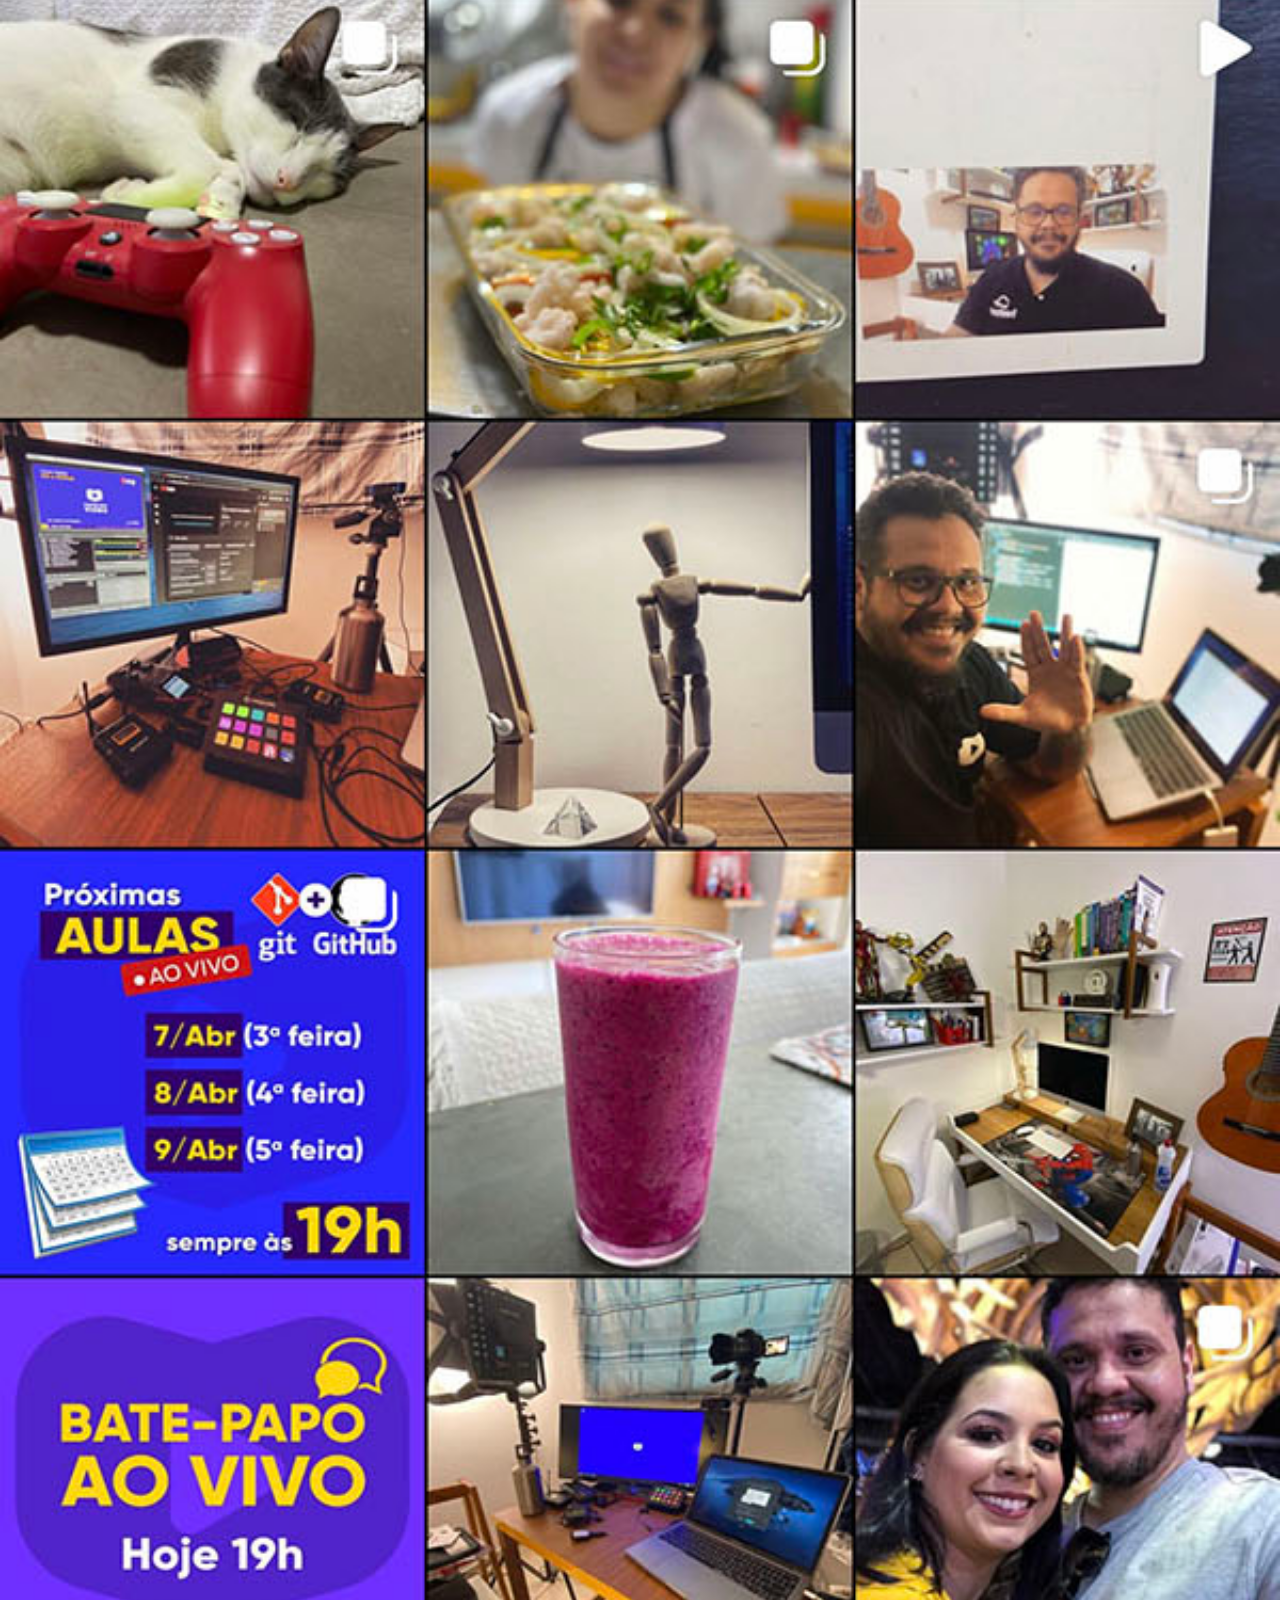
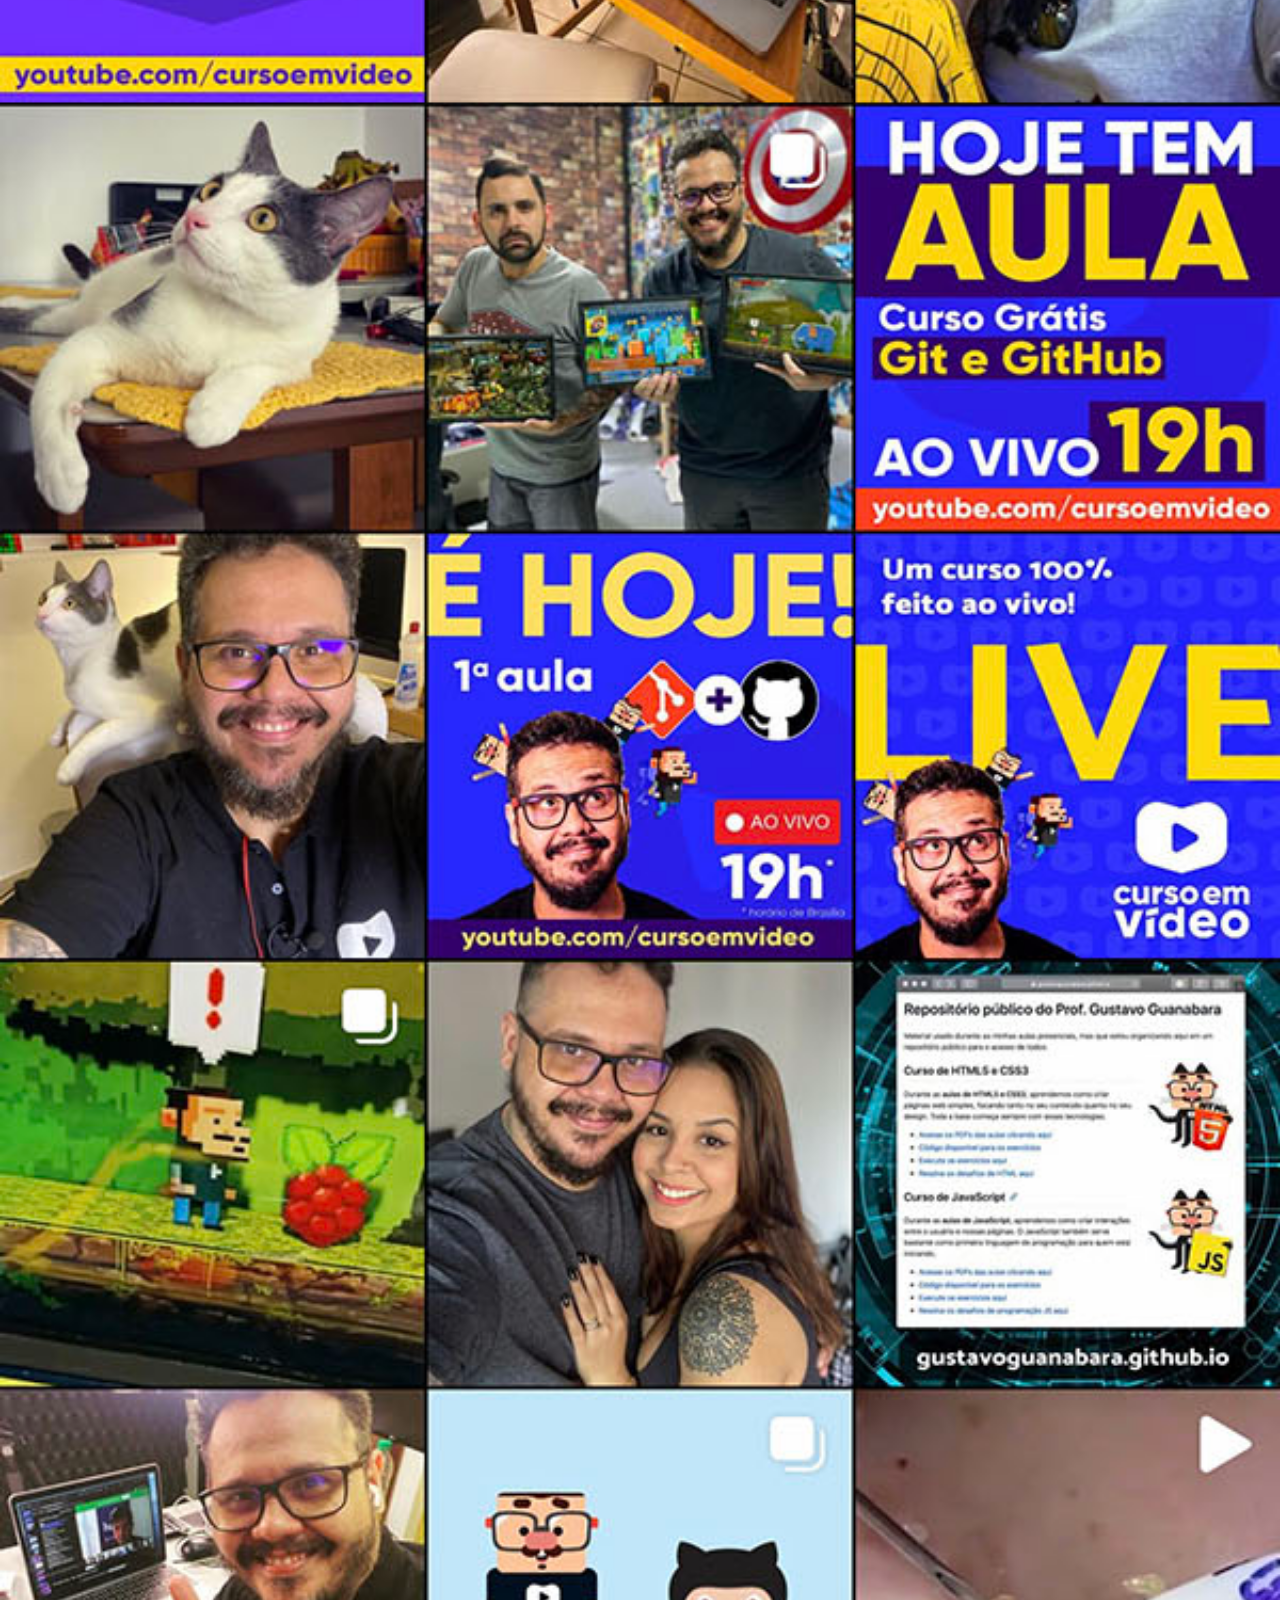
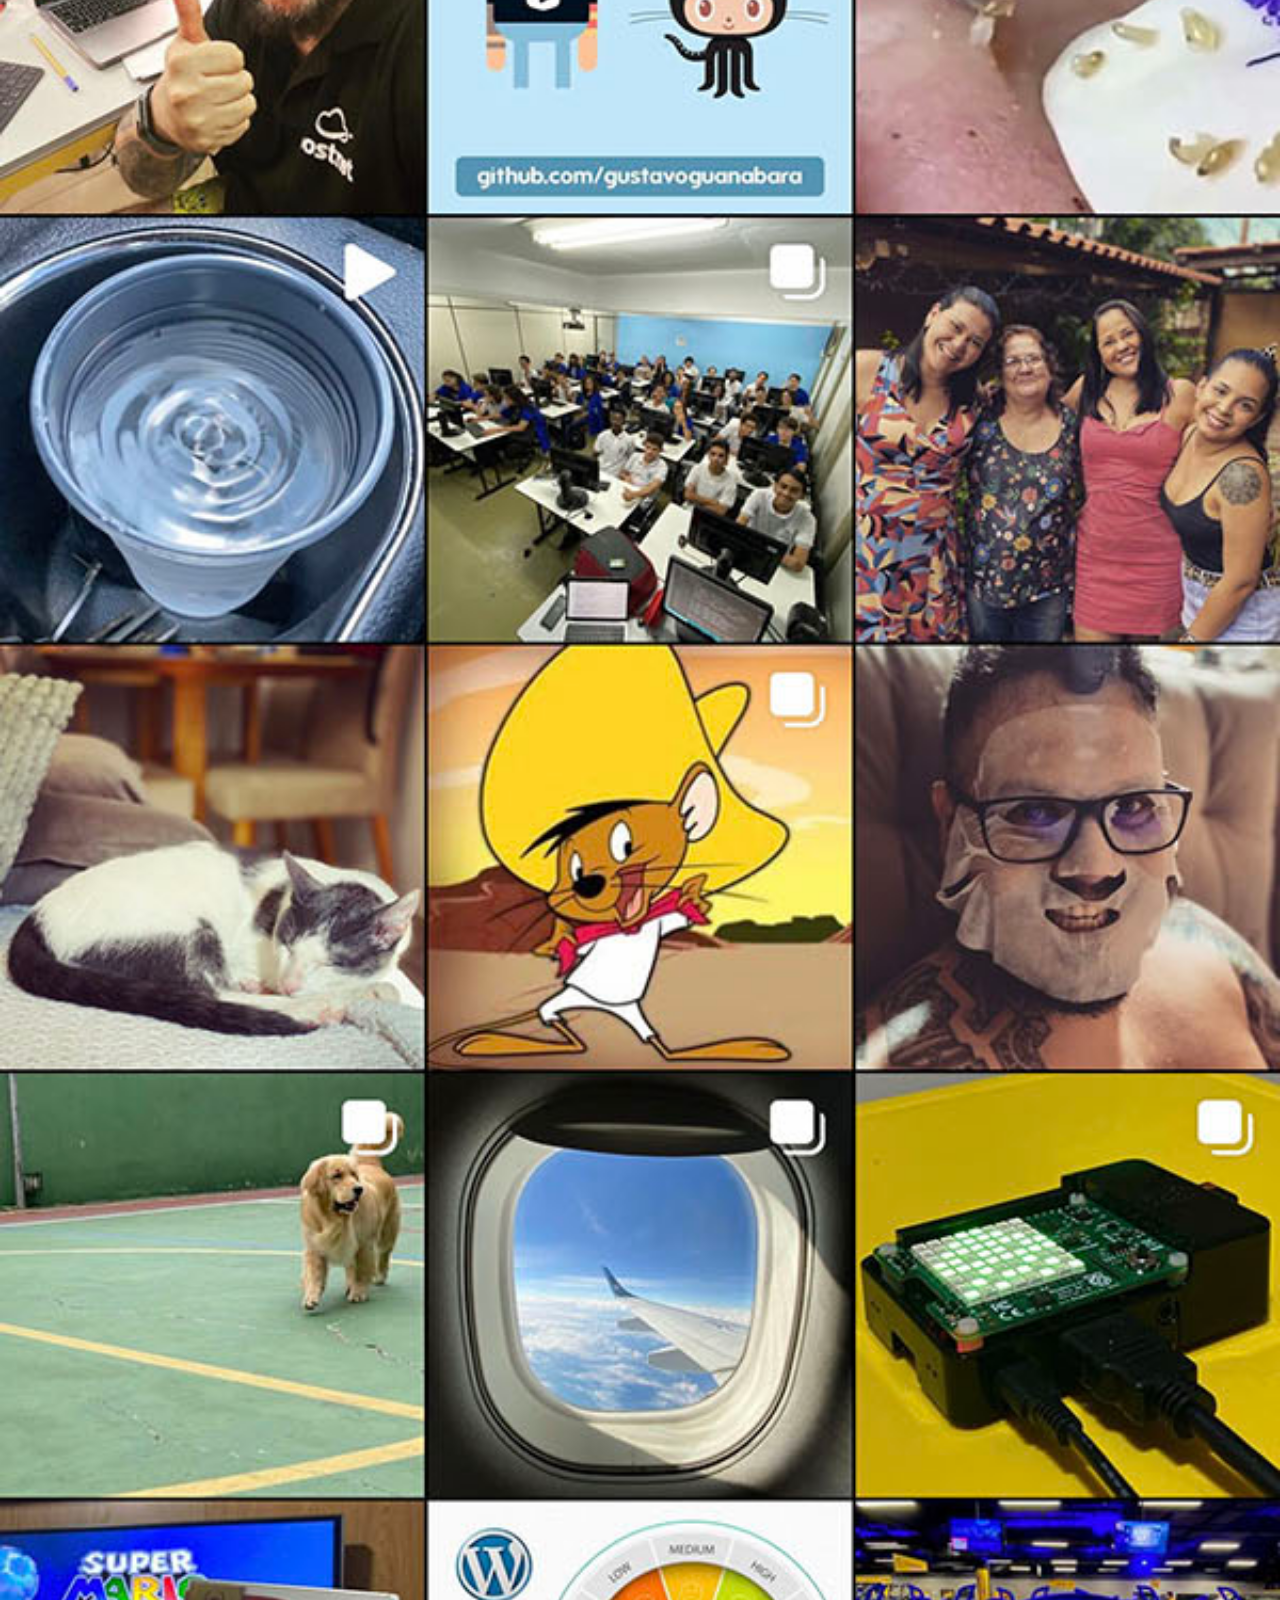
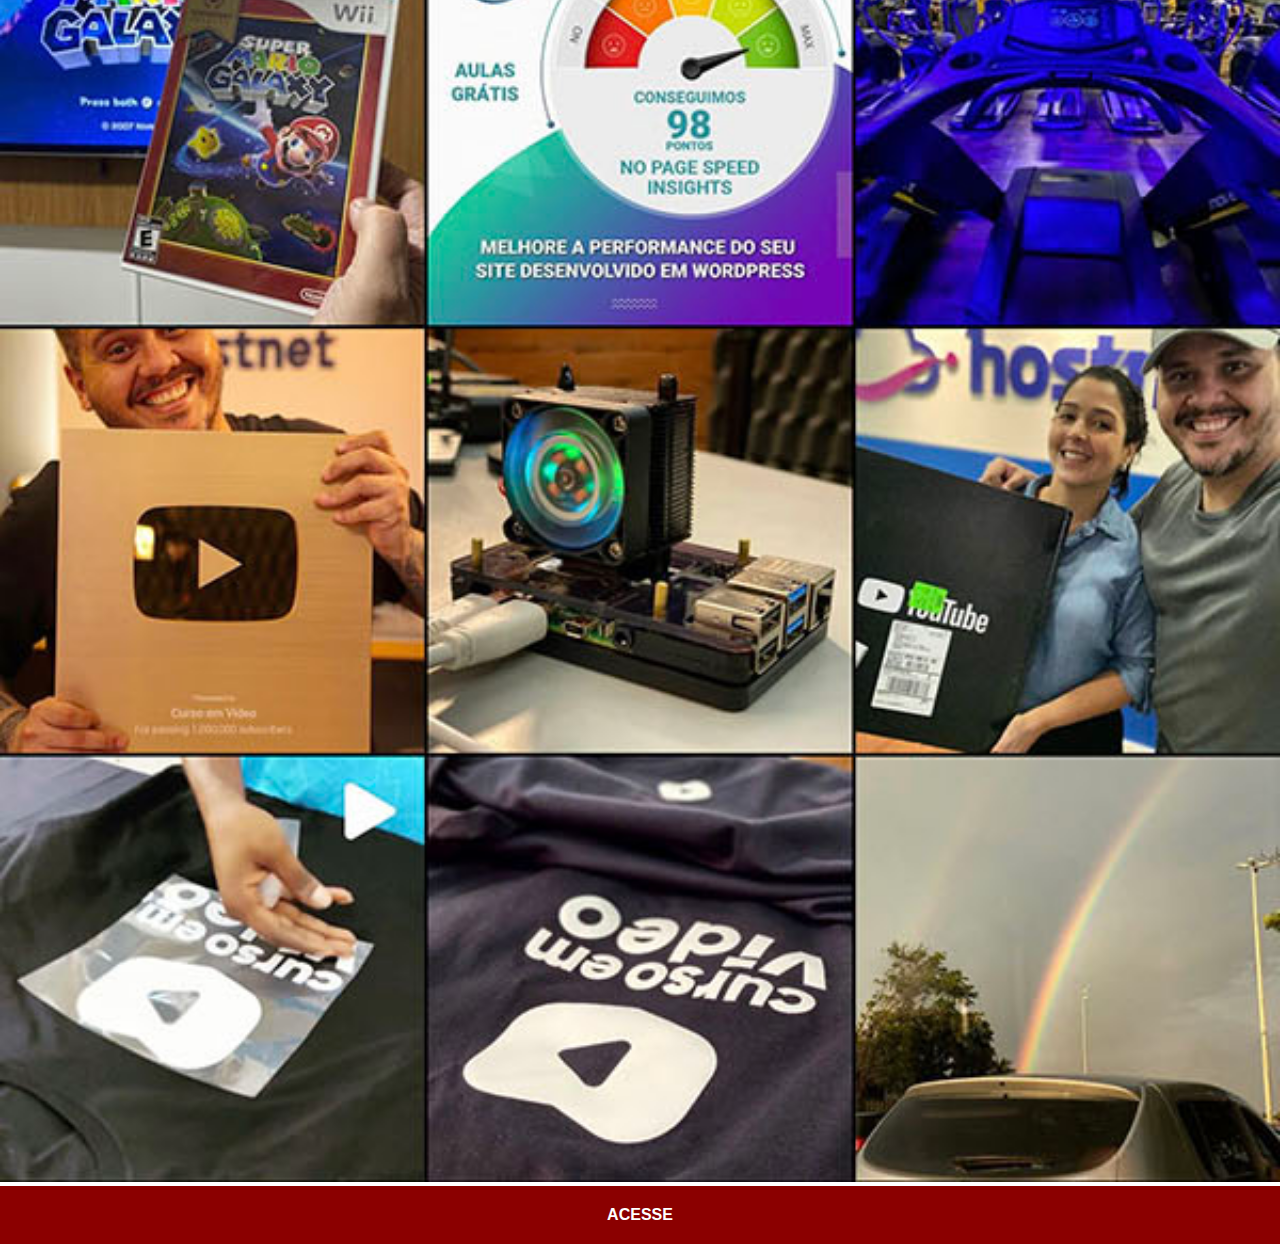
<file: instagram.html>
<!DOCTYPE html>
<html lang="pt-br">
<head>
    <meta charset="UTF-8">
    <meta http-equiv="X-UA-Compatible" content="IE=edge">
    <meta name="viewport" content="width=device-width, initial-scale=1.0">
    <title>Intagram</title>
    <link rel="stylesheet" href="estilos/social.css">
</head>
<body>
    <img src="imagens/tela-instagram.jpg" alt="Instagram">
    <a href="https://www.instagram.com/gustavoguanabara/" target="_blank">ACESSE</a>
</body>
</html>
</file>
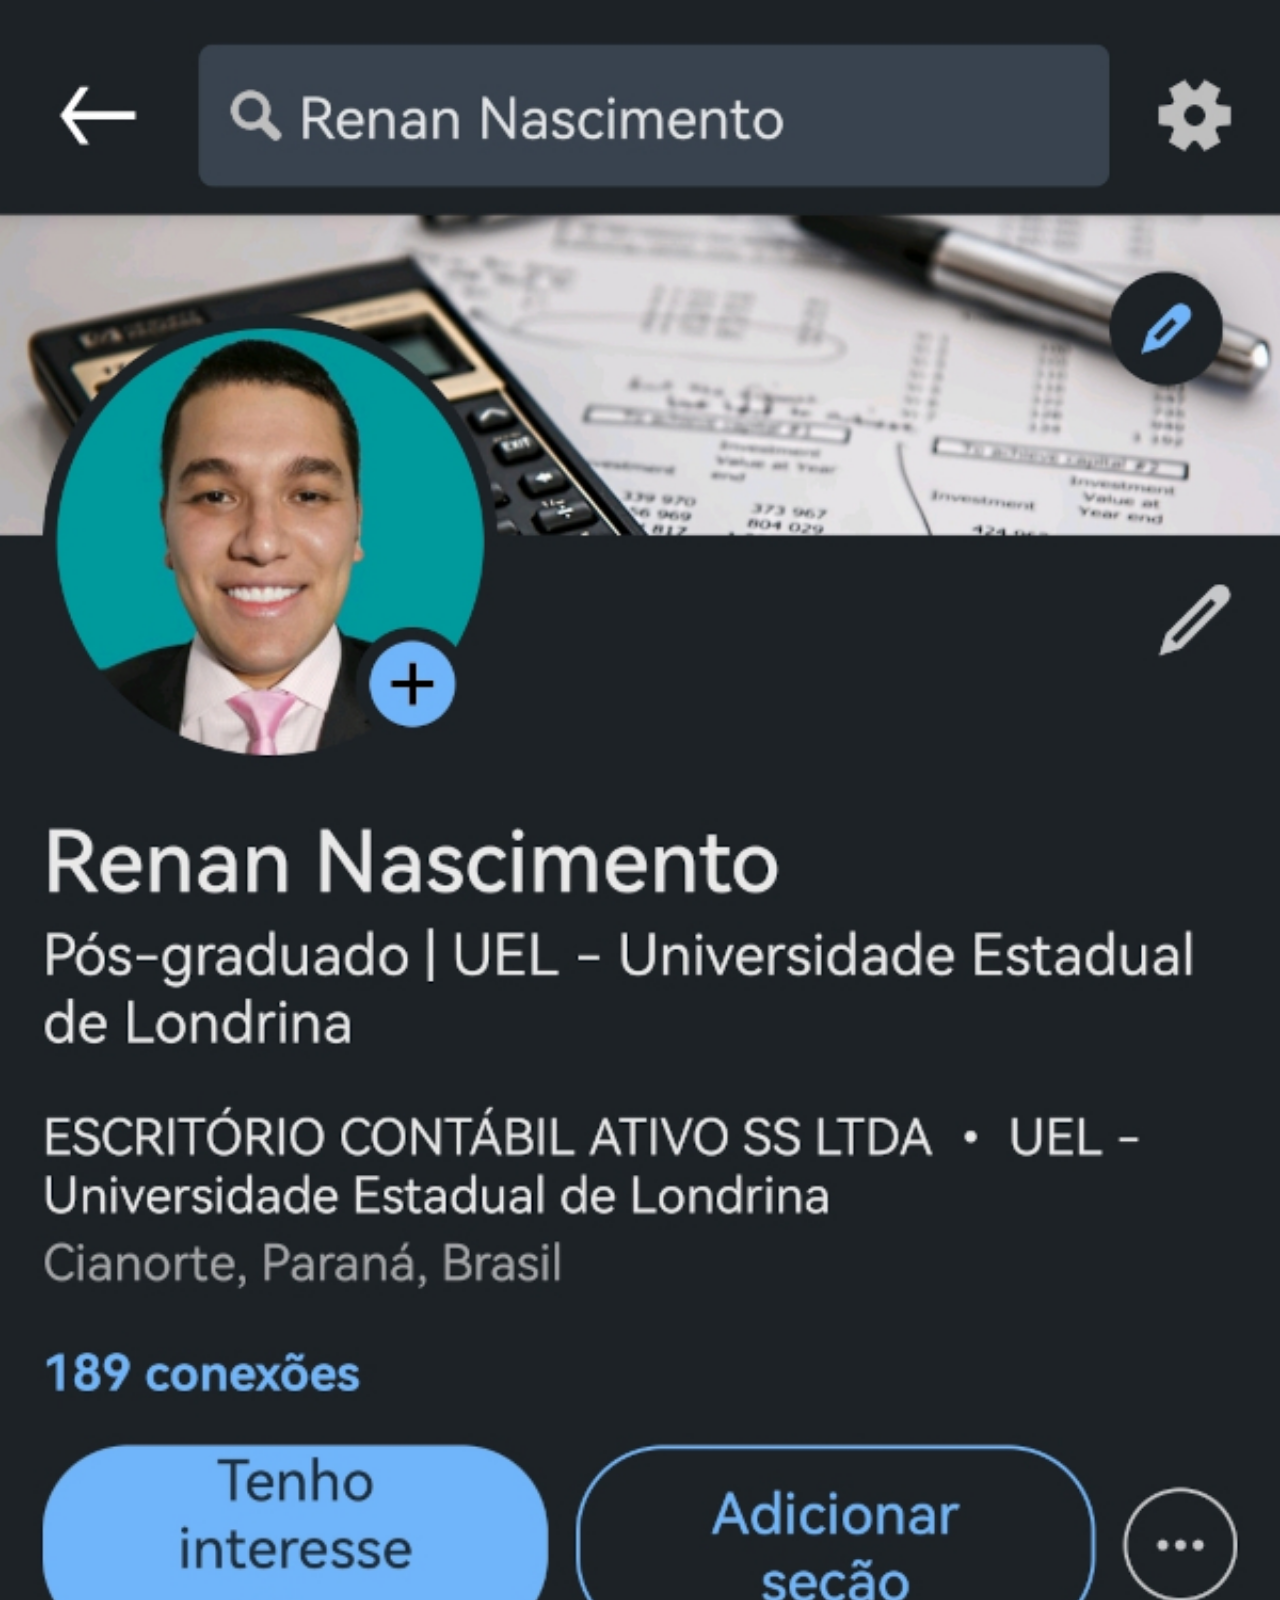
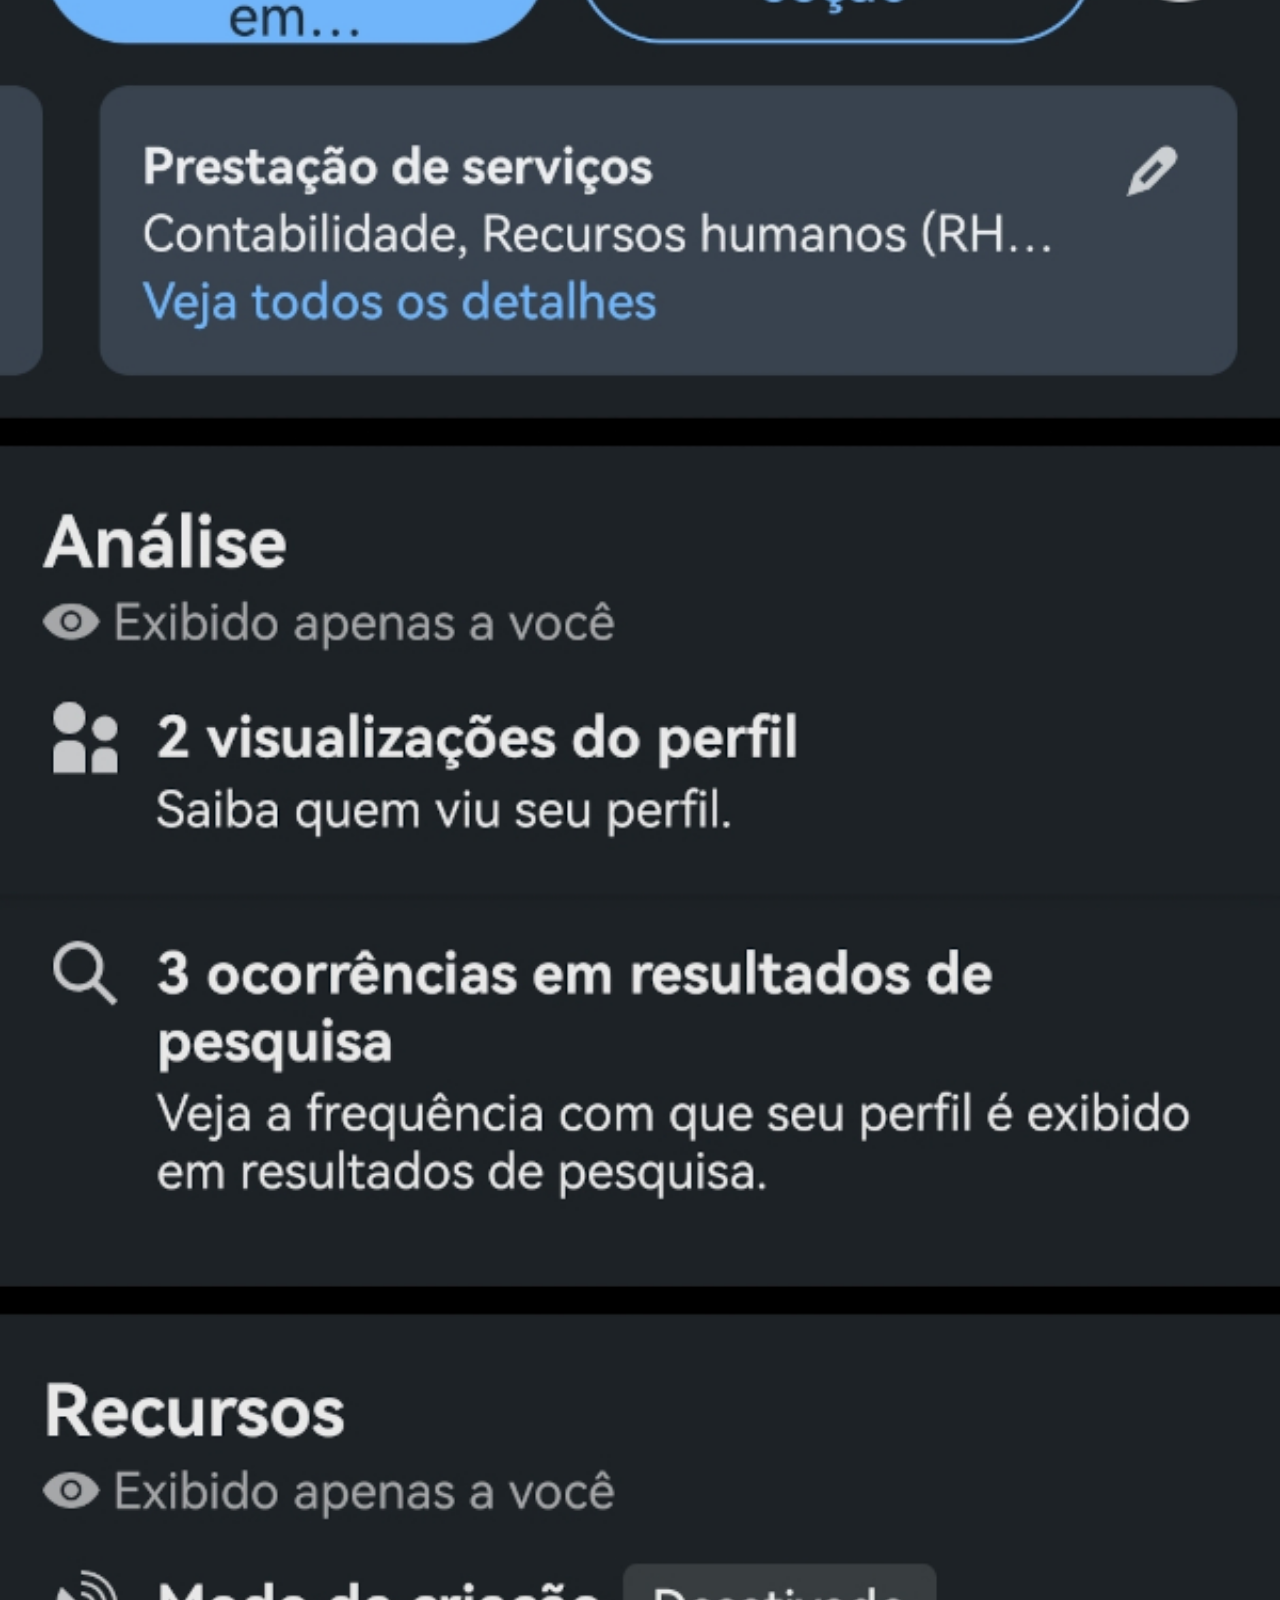
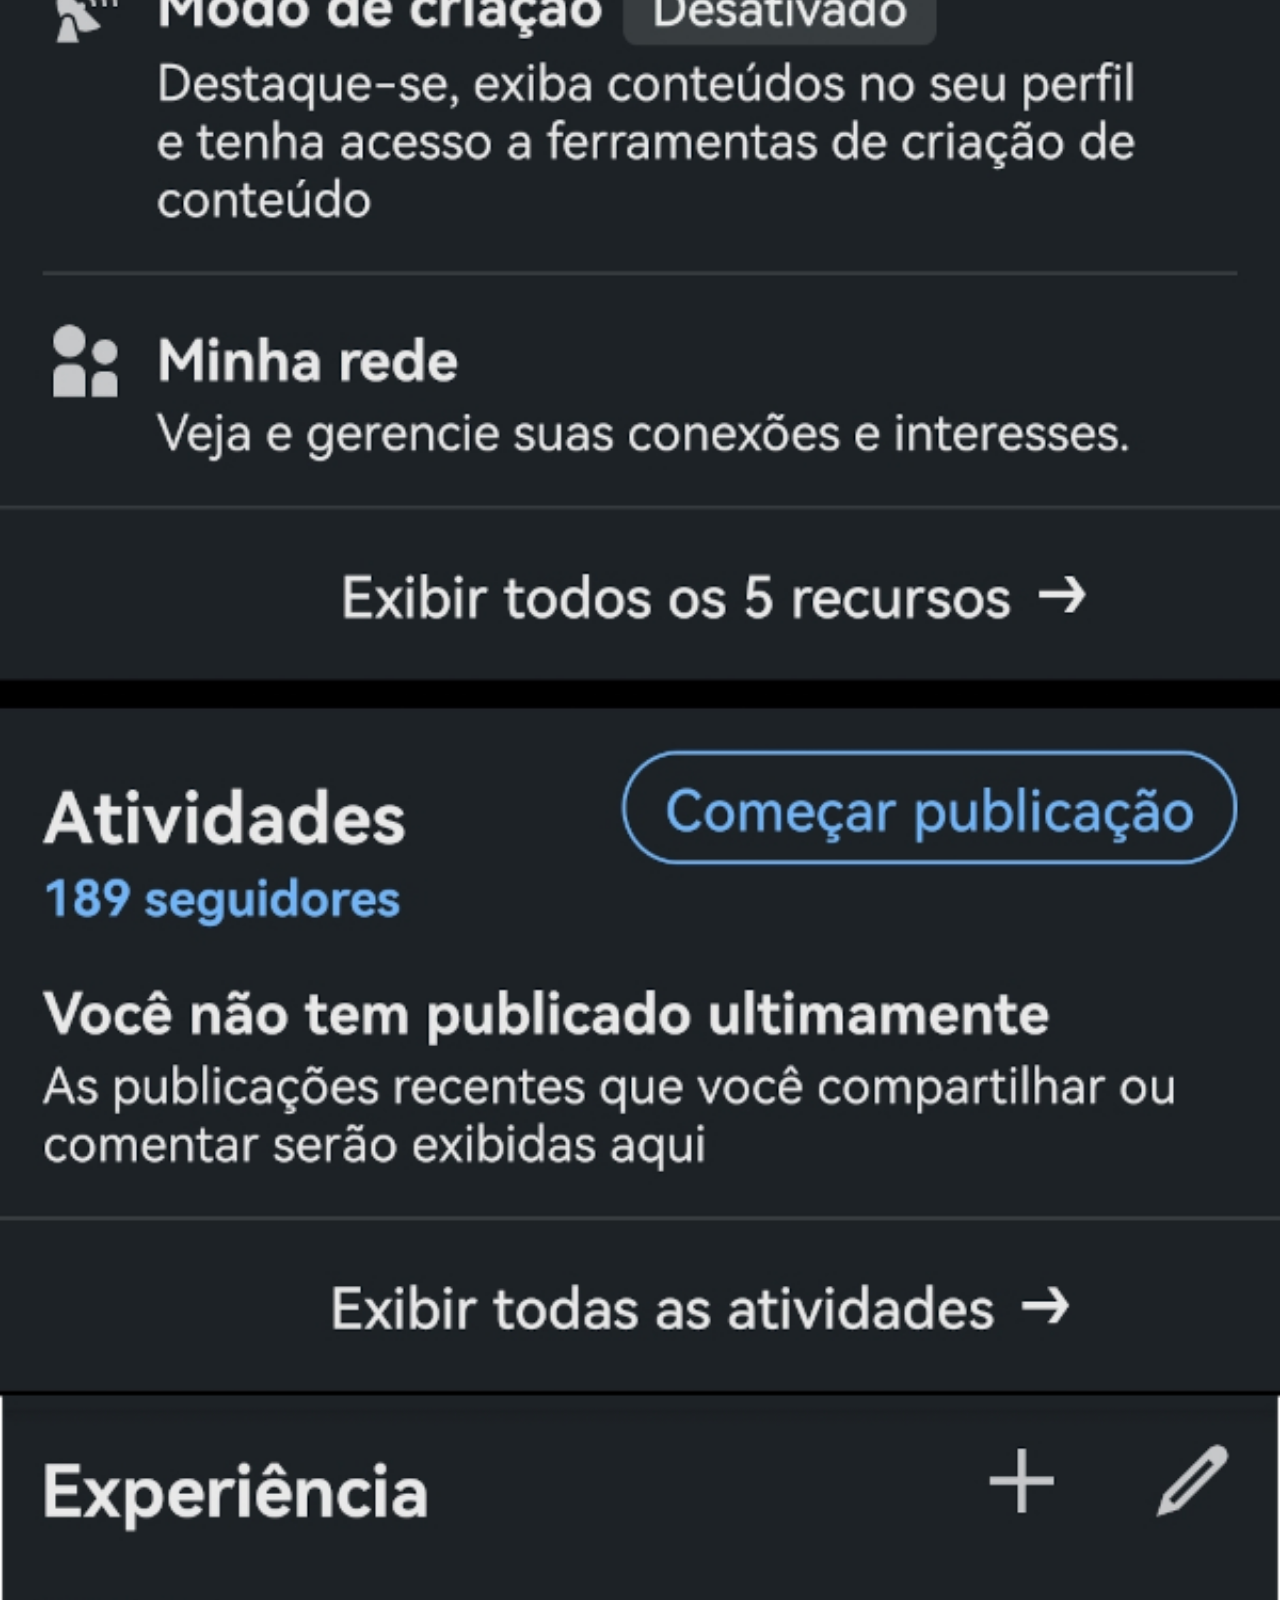
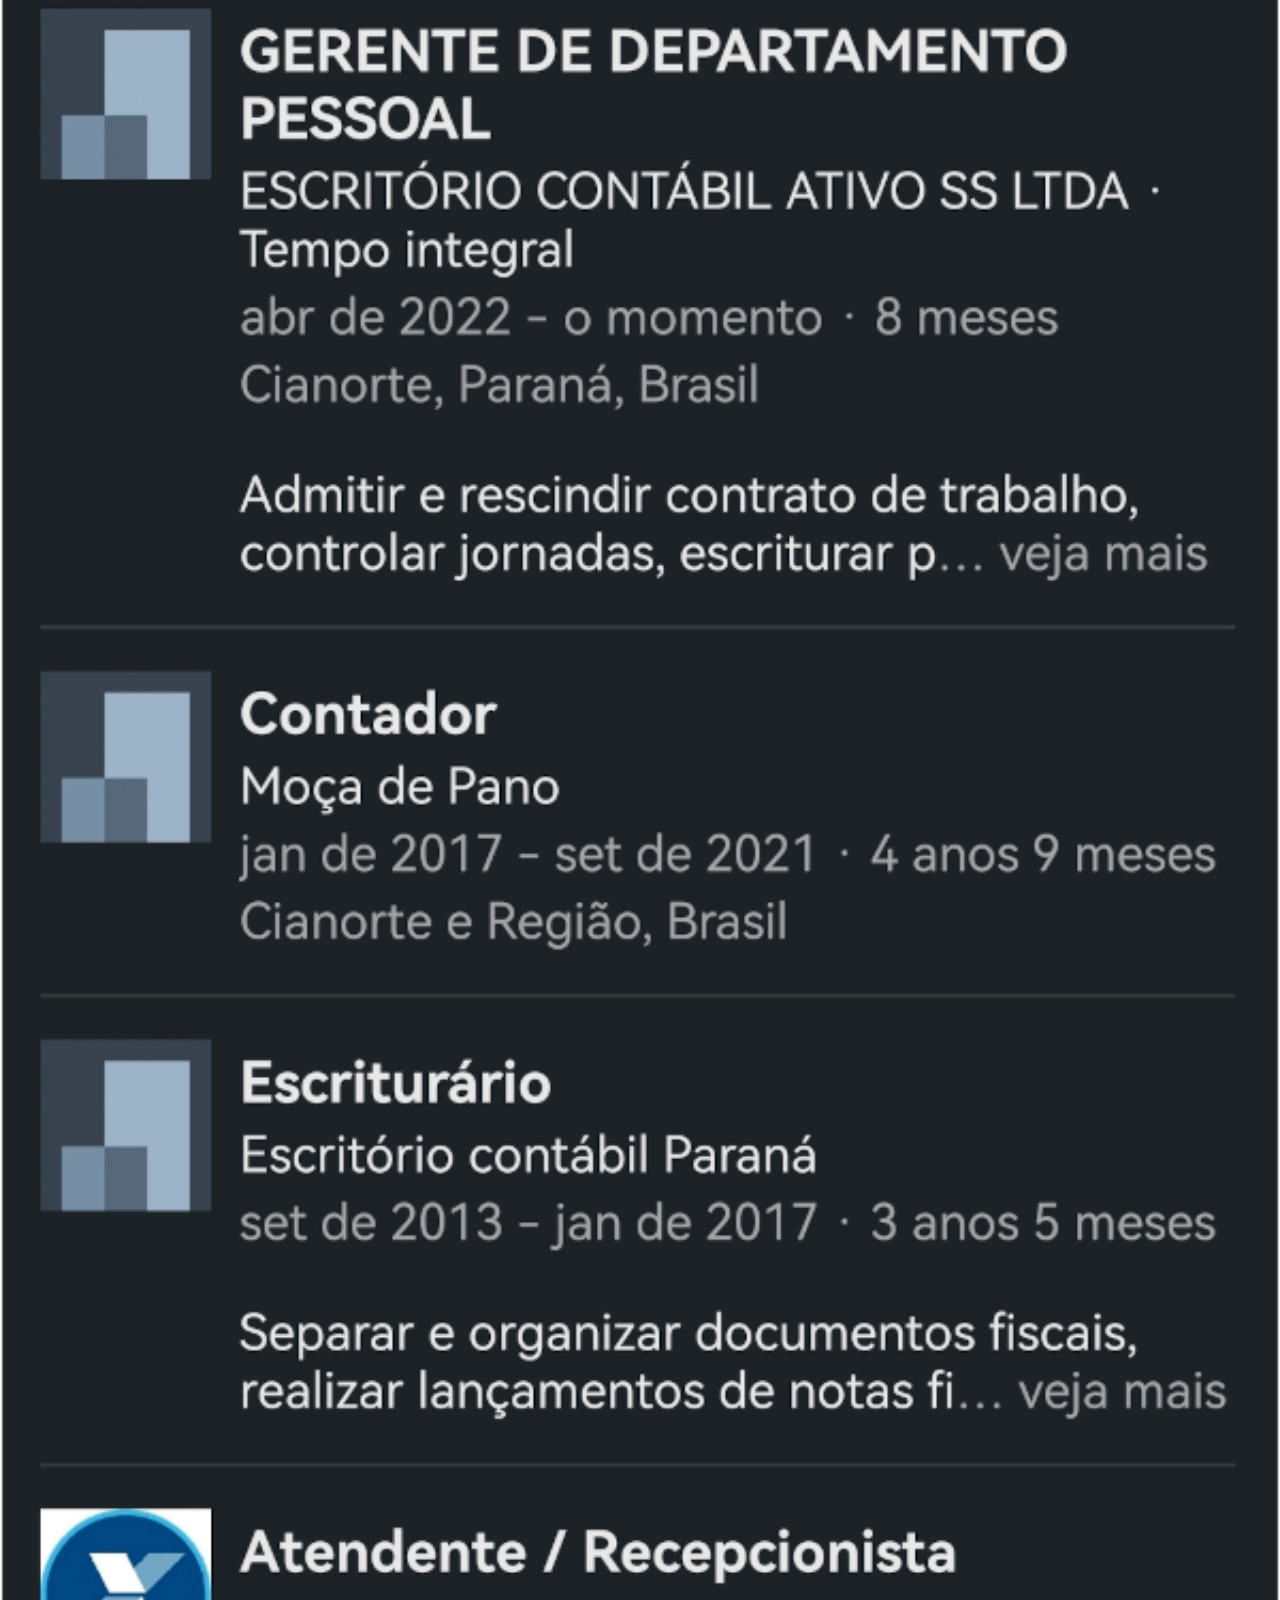
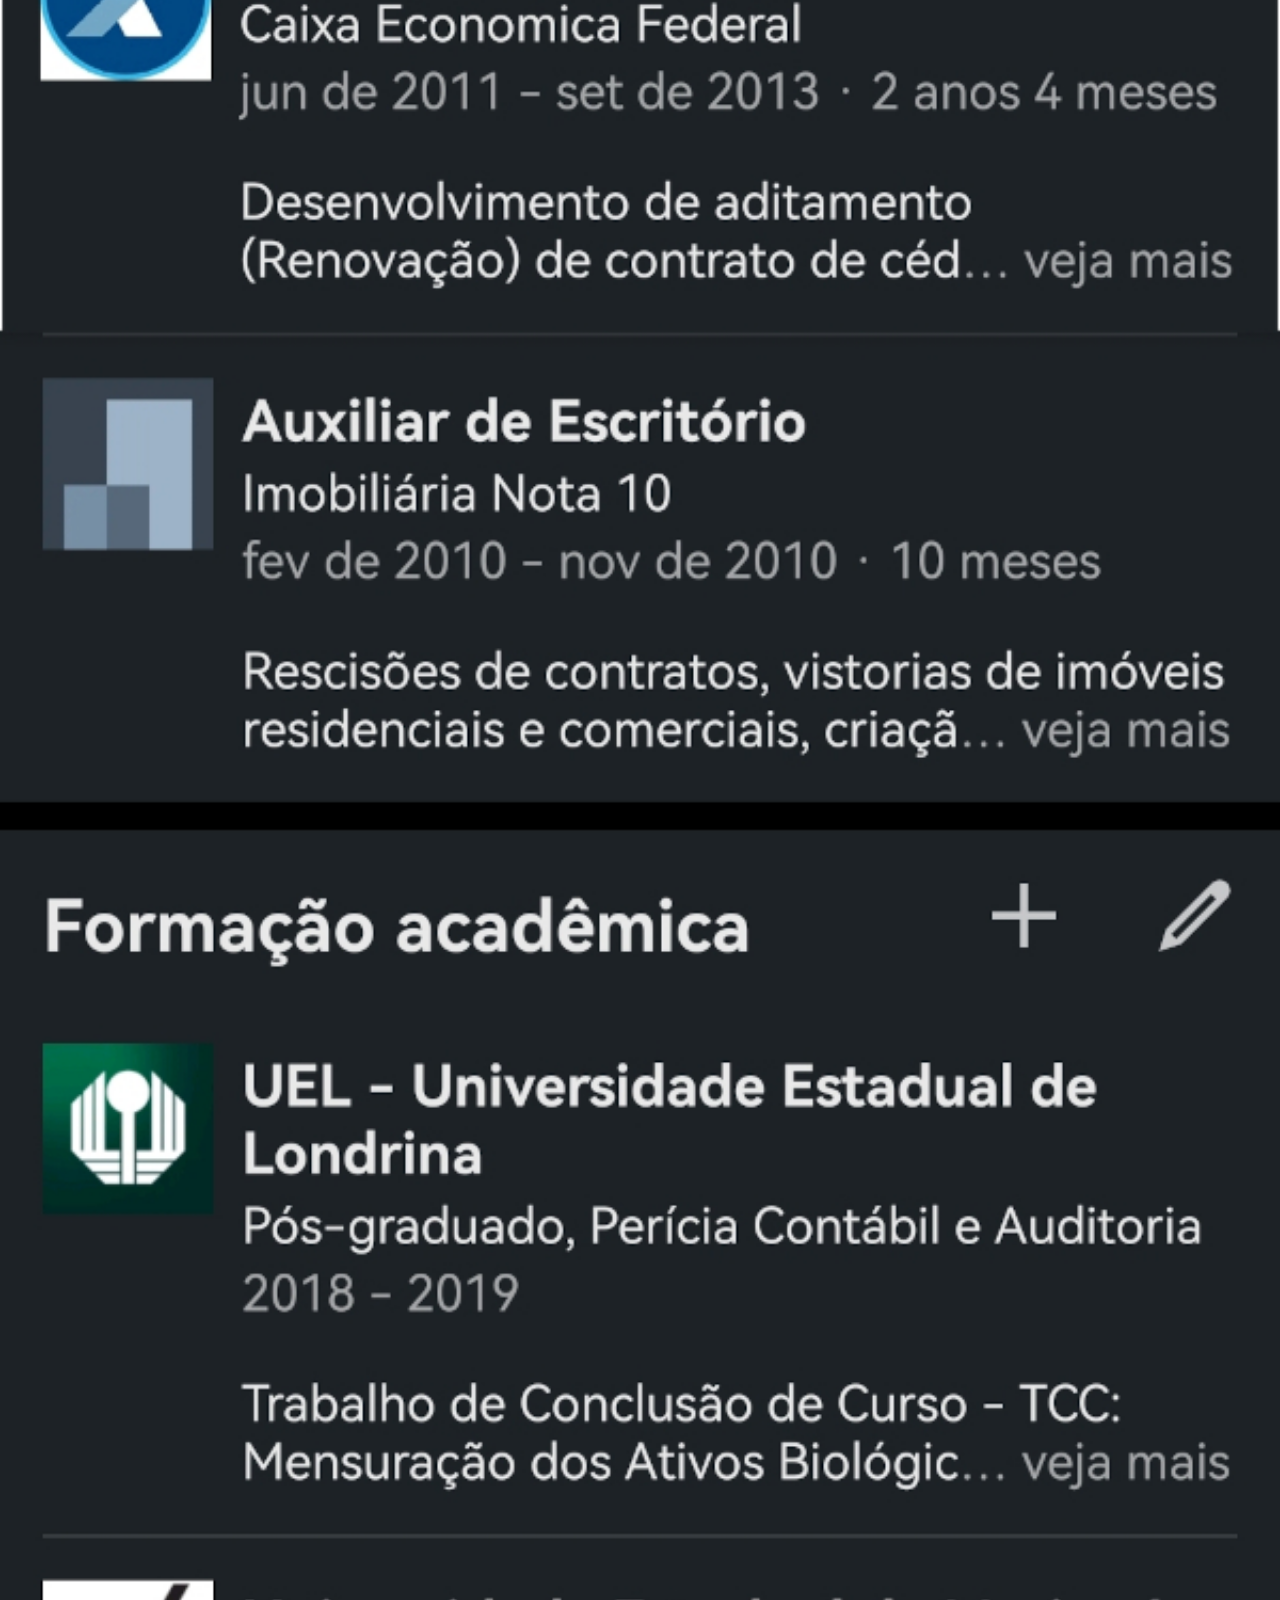
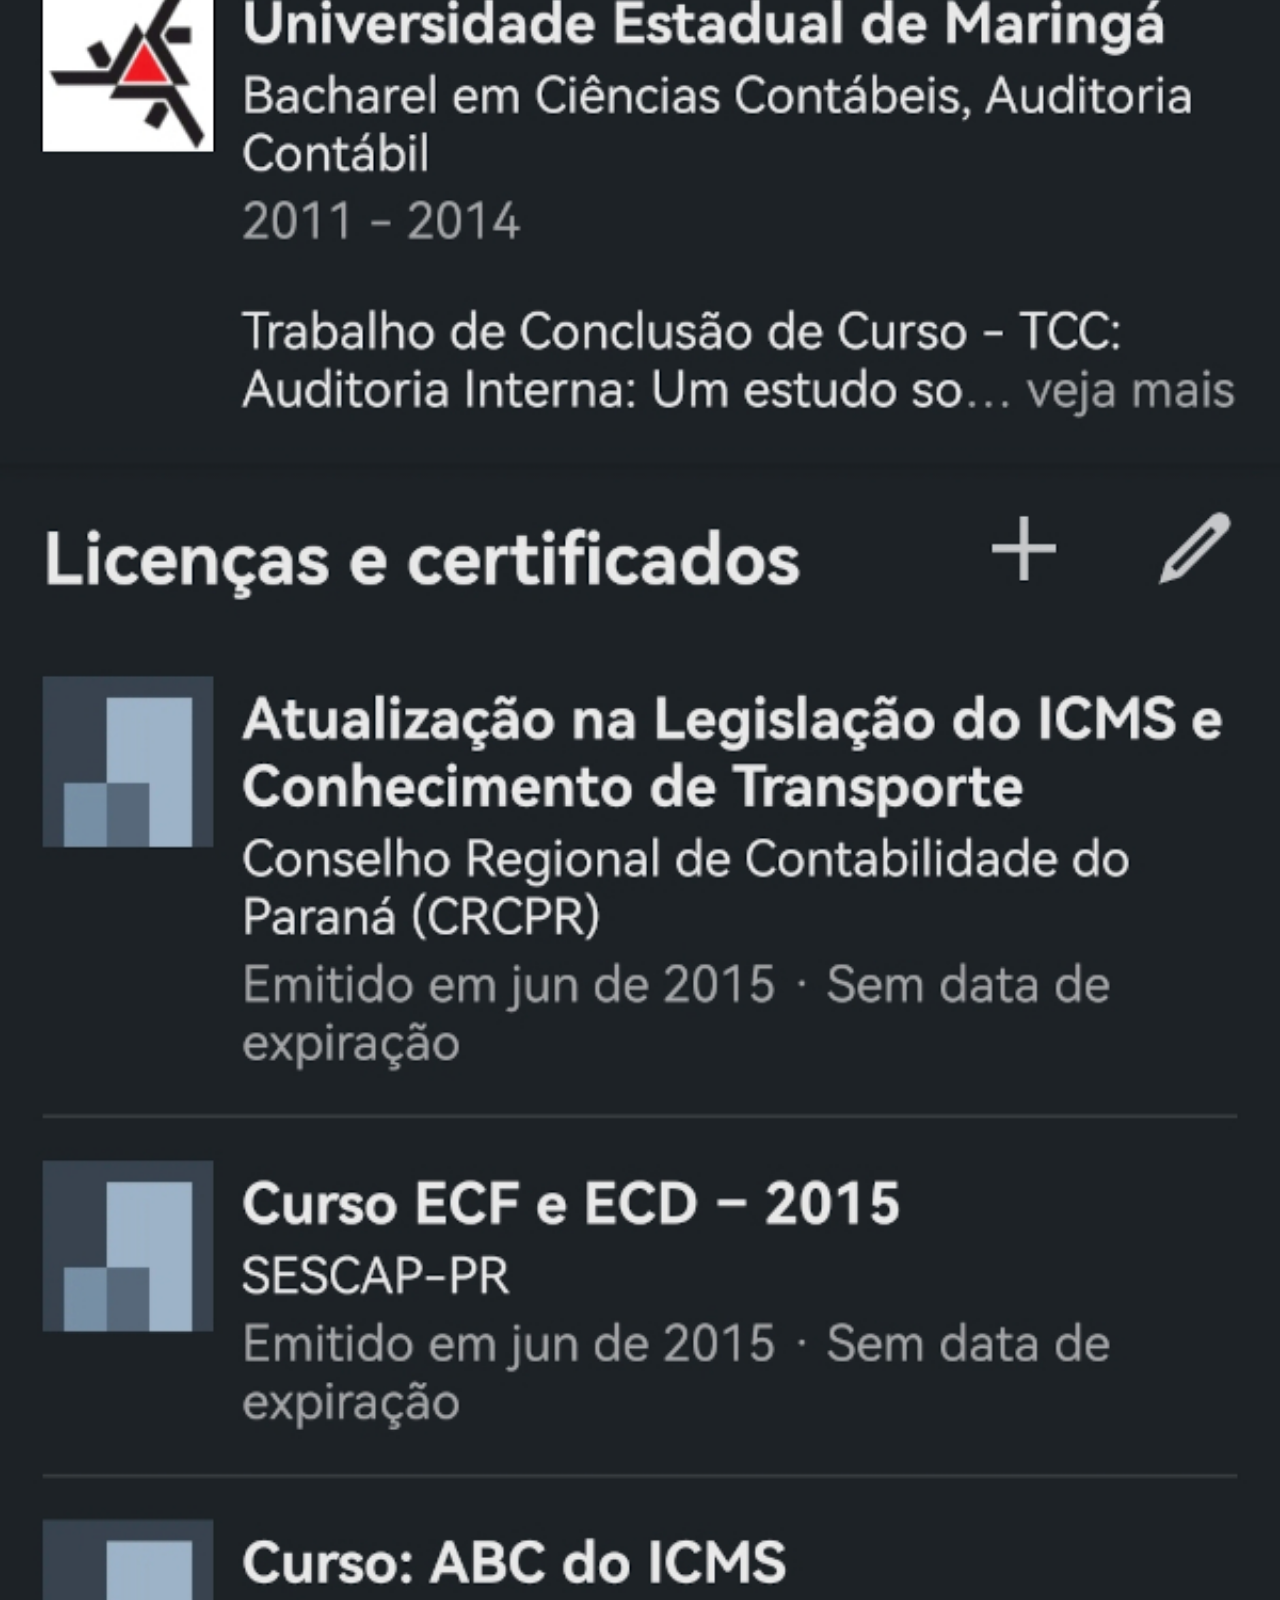
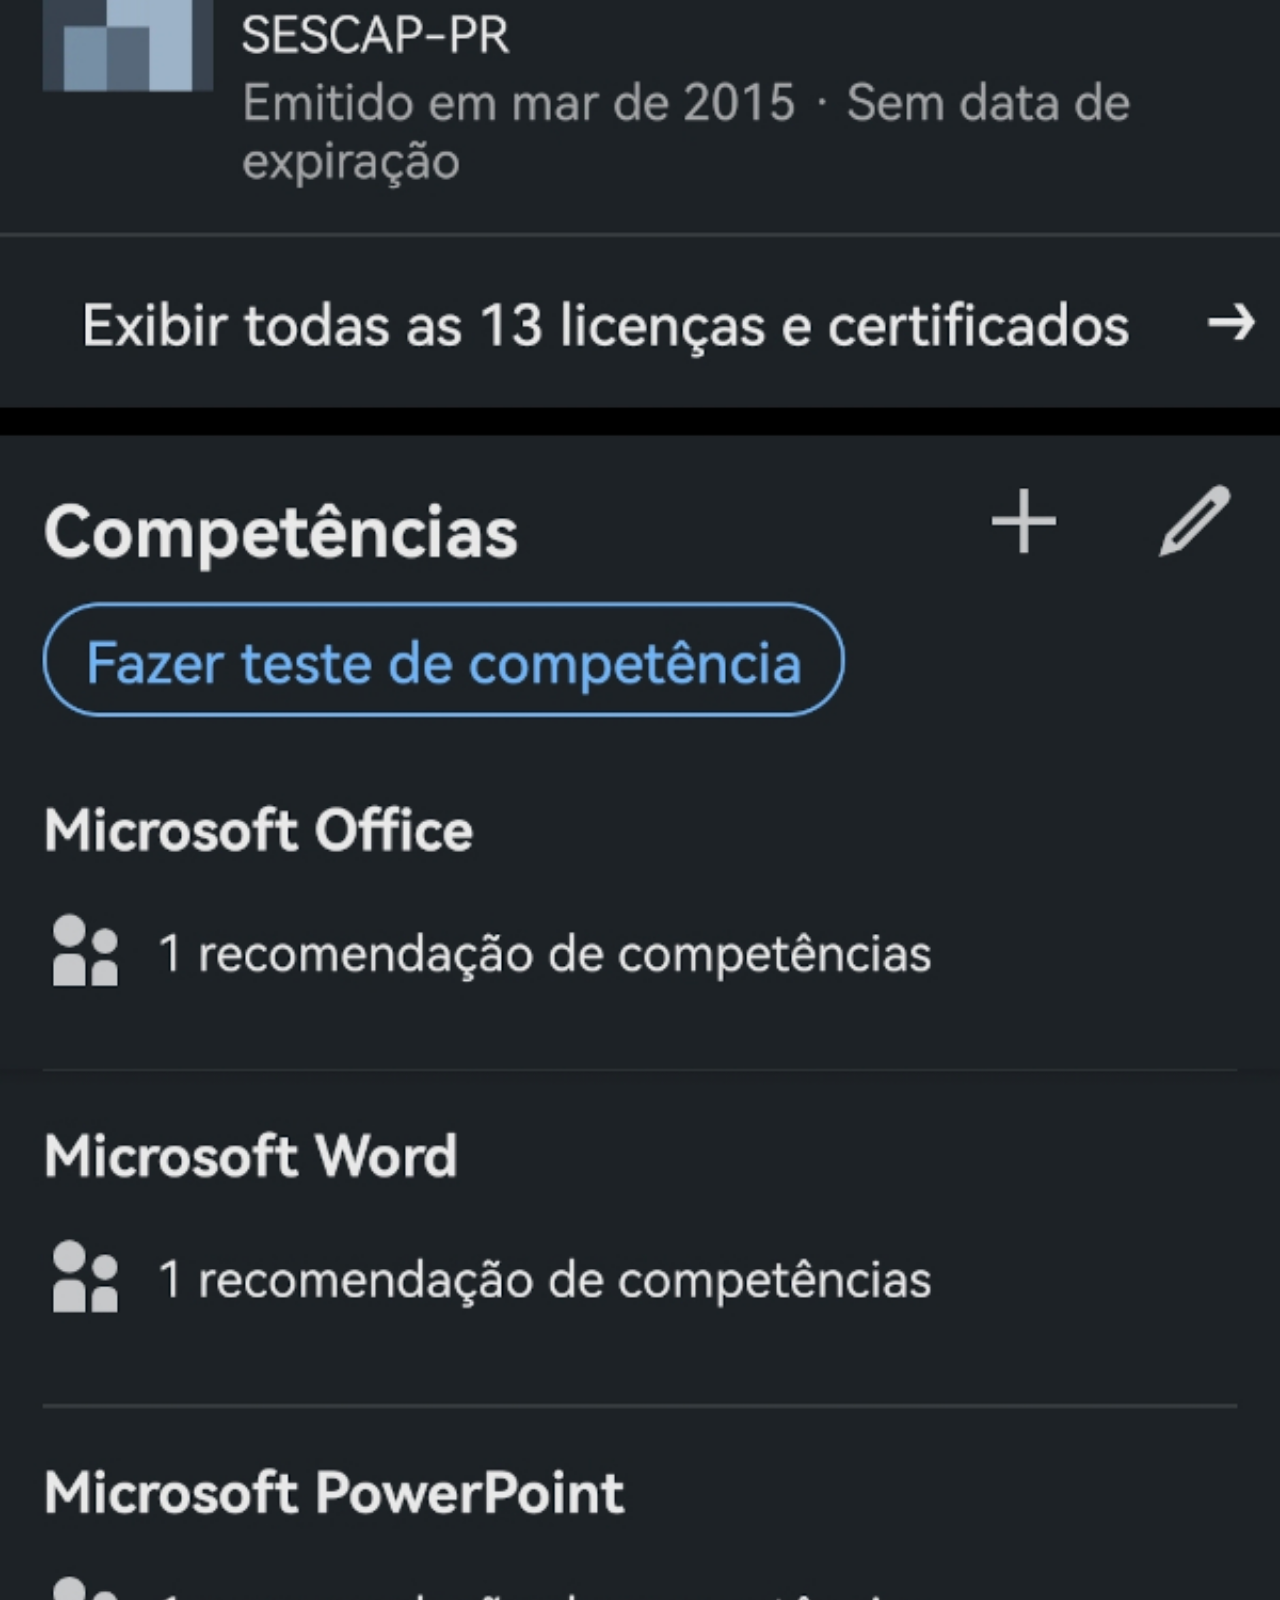
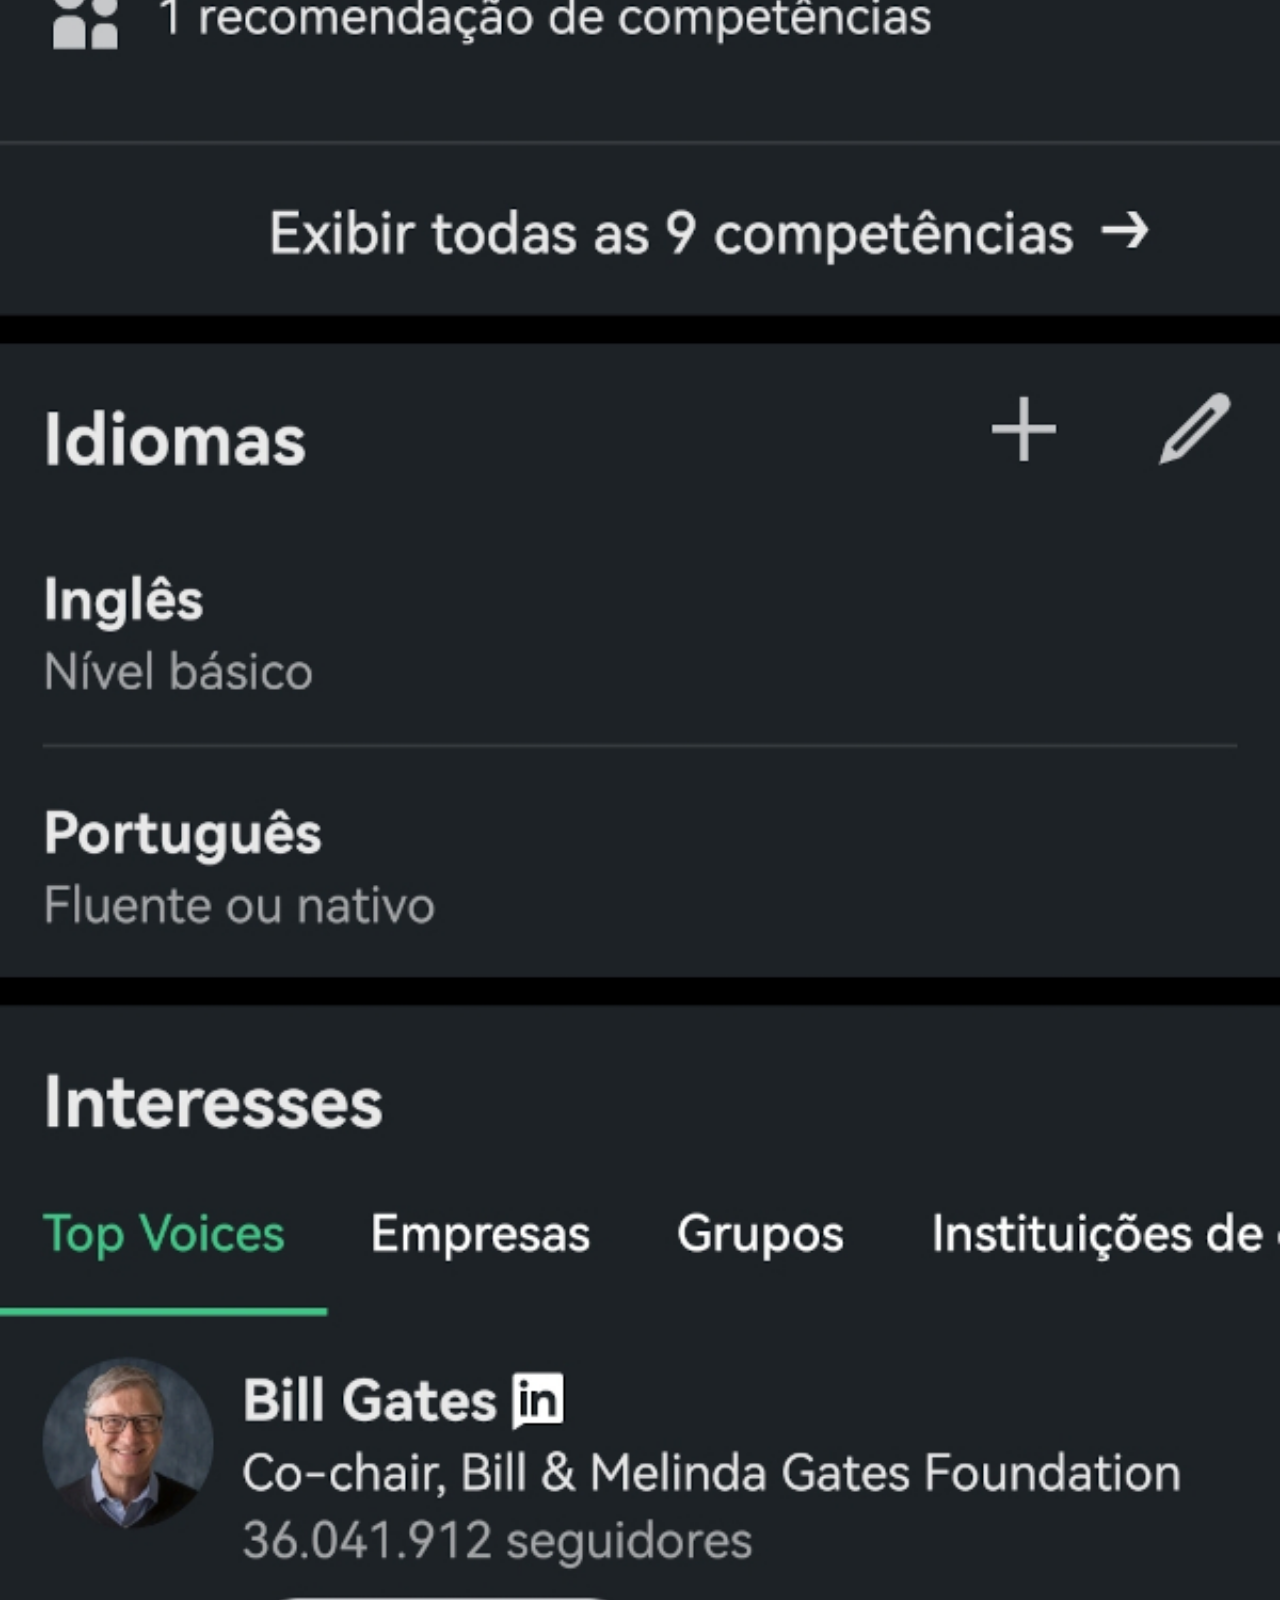
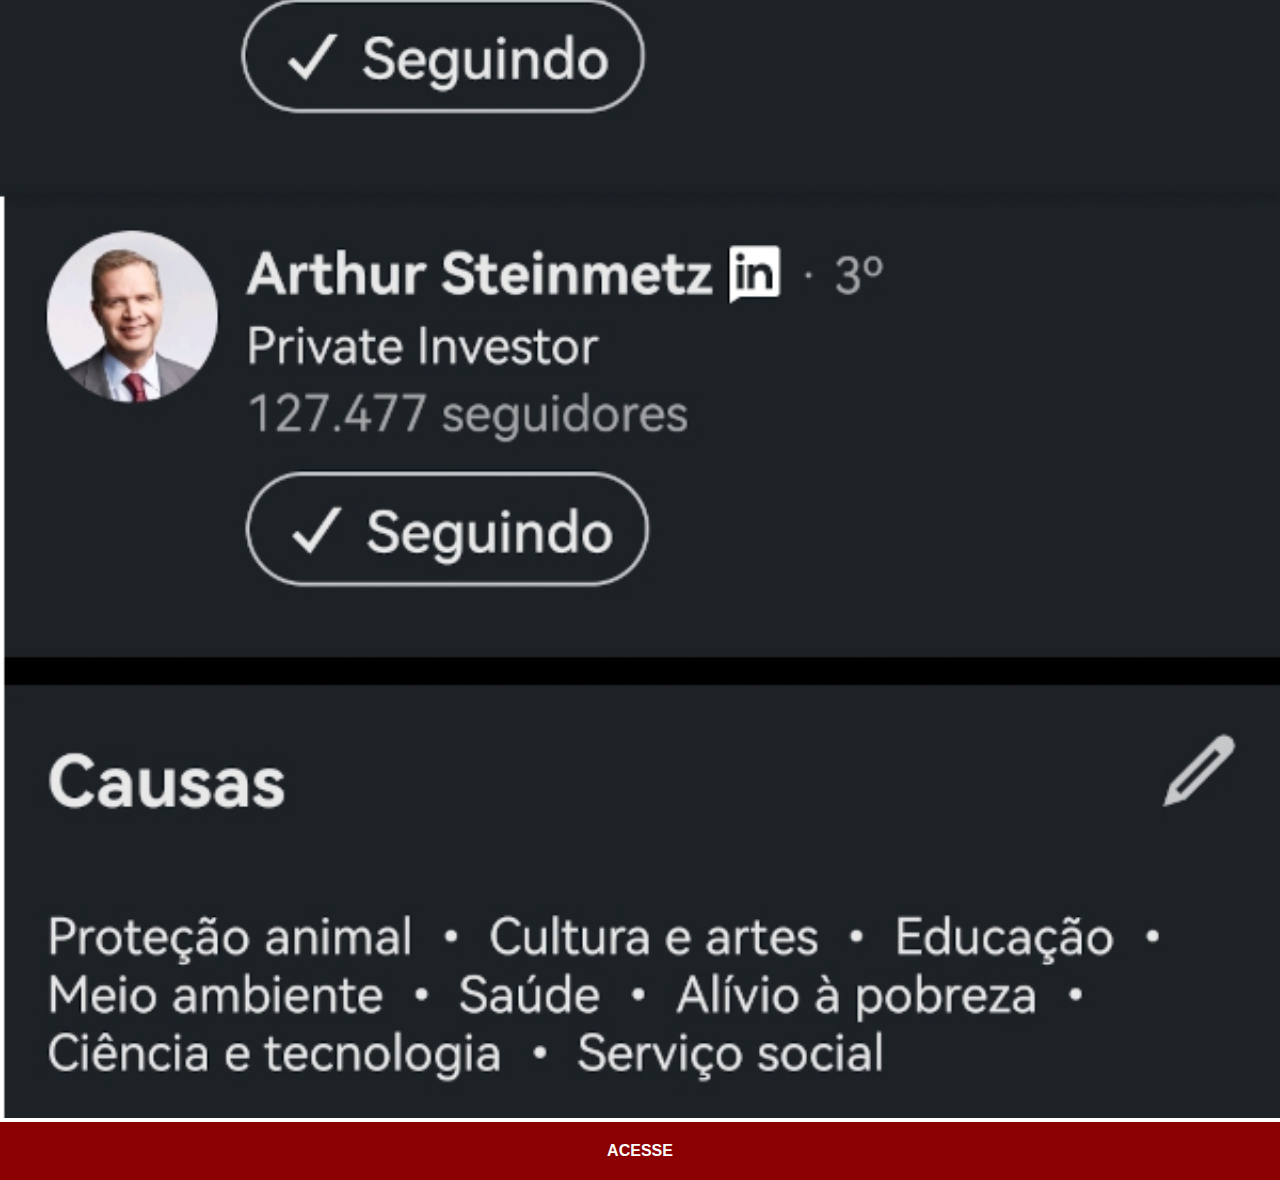
<file: linkedIn.html>
<!DOCTYPE html>
<html lang="pt-br">
<head>
    <meta charset="UTF-8">
    <meta http-equiv="X-UA-Compatible" content="IE=edge">
    <meta name="viewport" content="width=device-width, initial-scale=1.0">
    <title>Twitter</title>
    <link rel="stylesheet" href="estilos/social.css">
</head>
<body>
    <img src="imagens_pessoal/Linkedln/tela-linkedIn.jpg" alt="LinkedIn">
    <a href="https://www.linkedin.com/in/renan-nascimento-9a2504b3/" target="_blank">ACESSE</a>
</body>
</html>
</file>
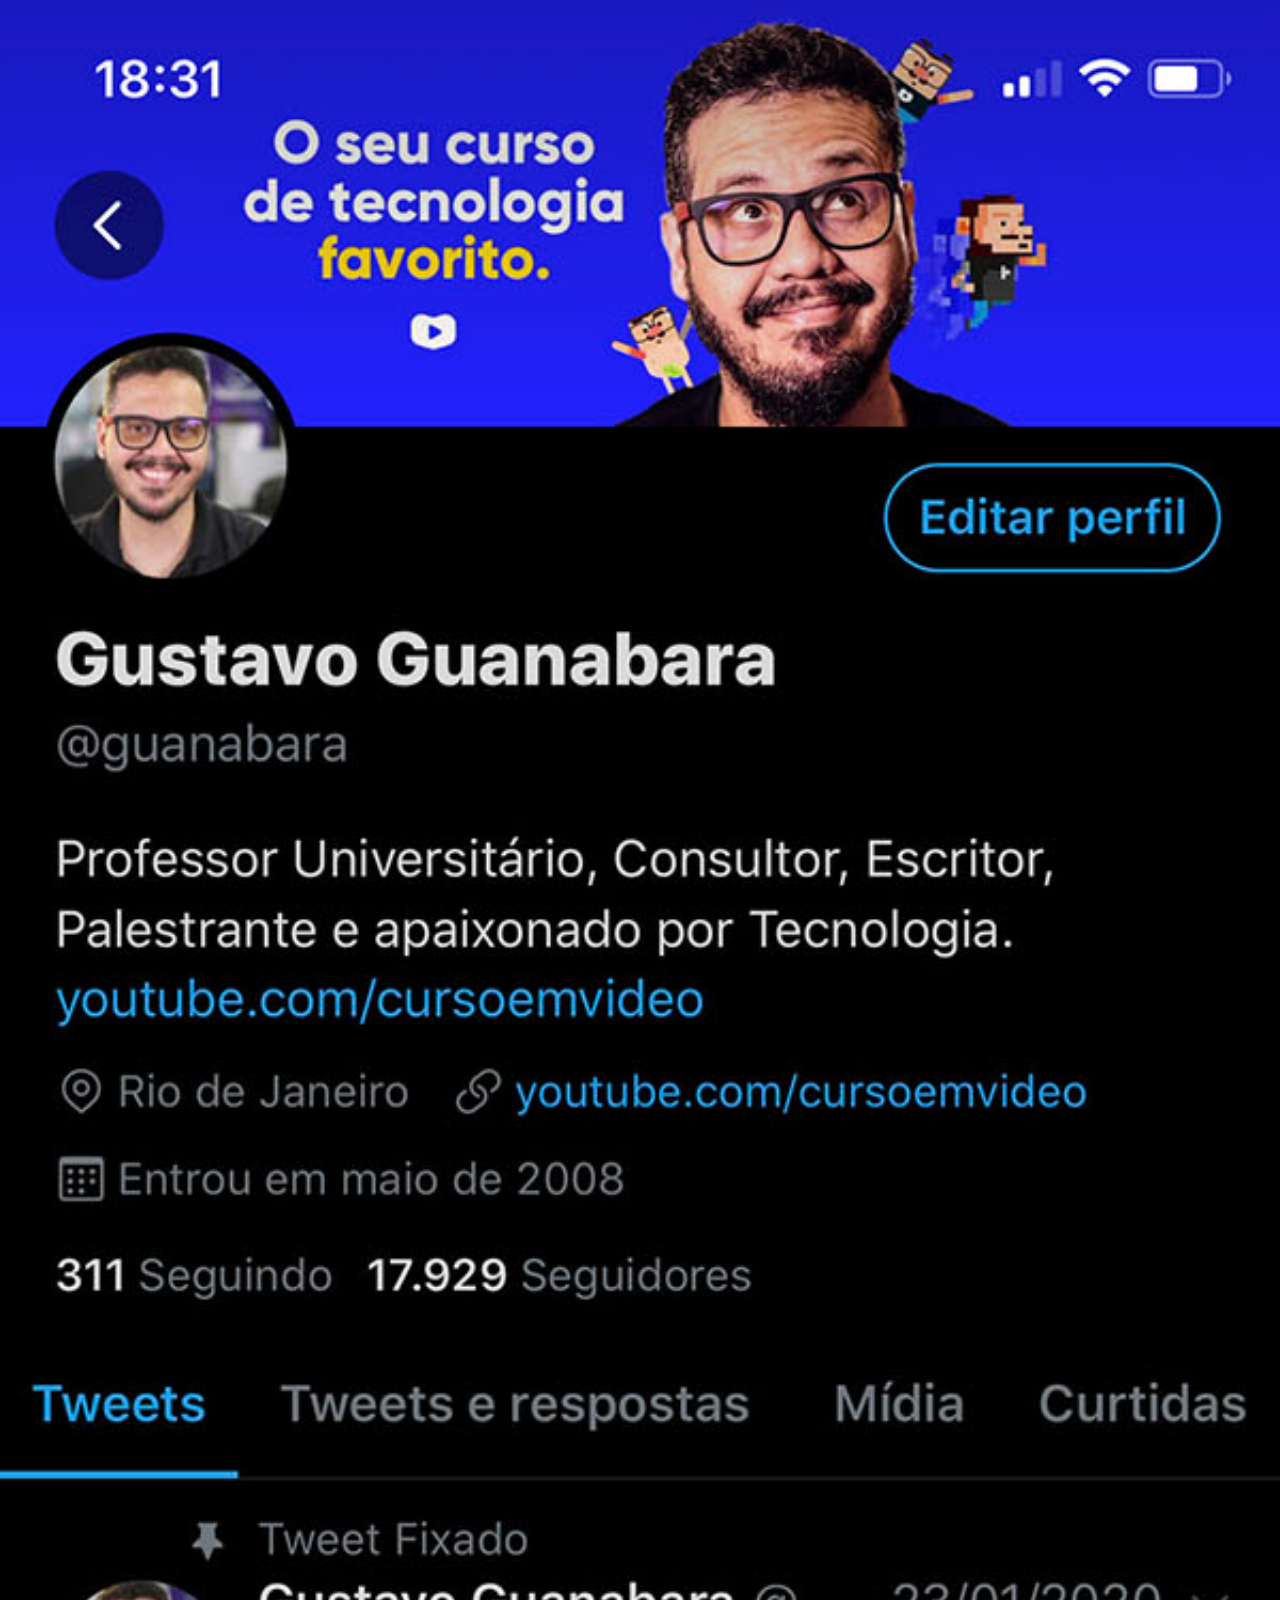
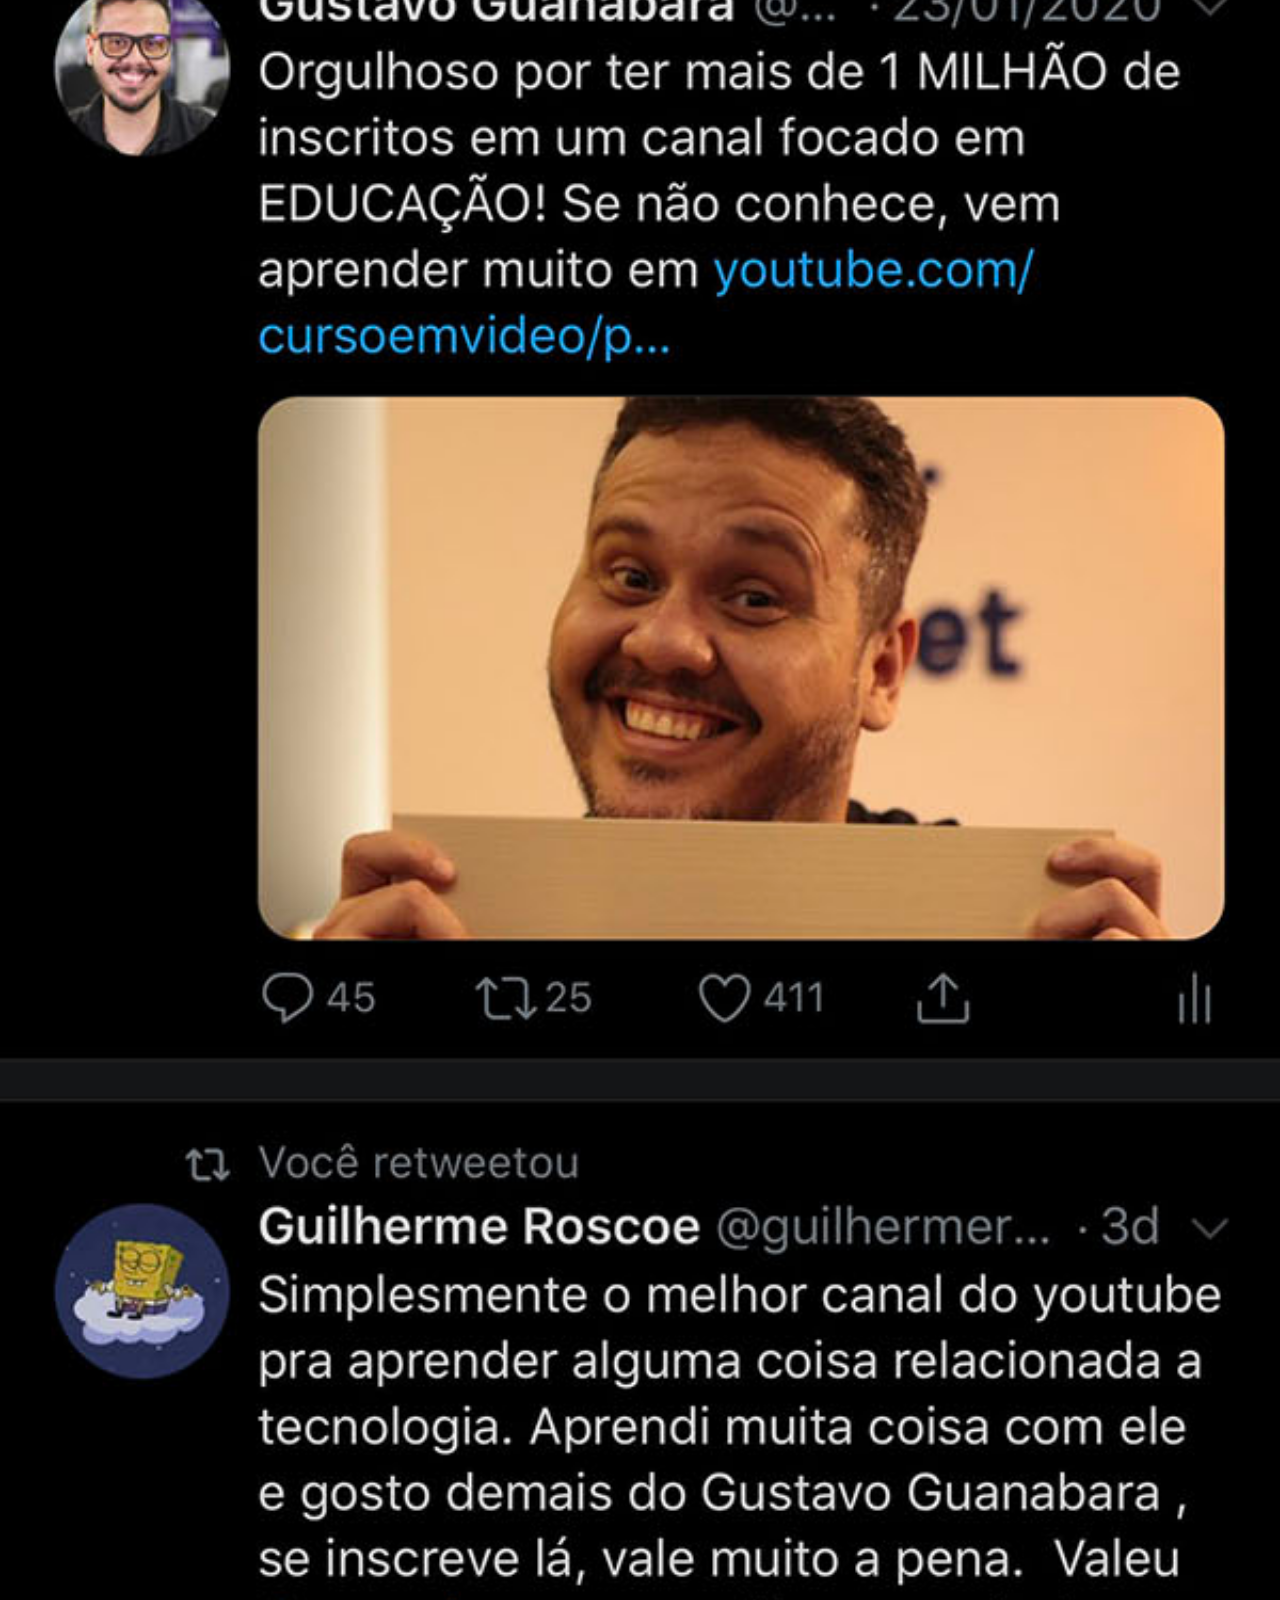
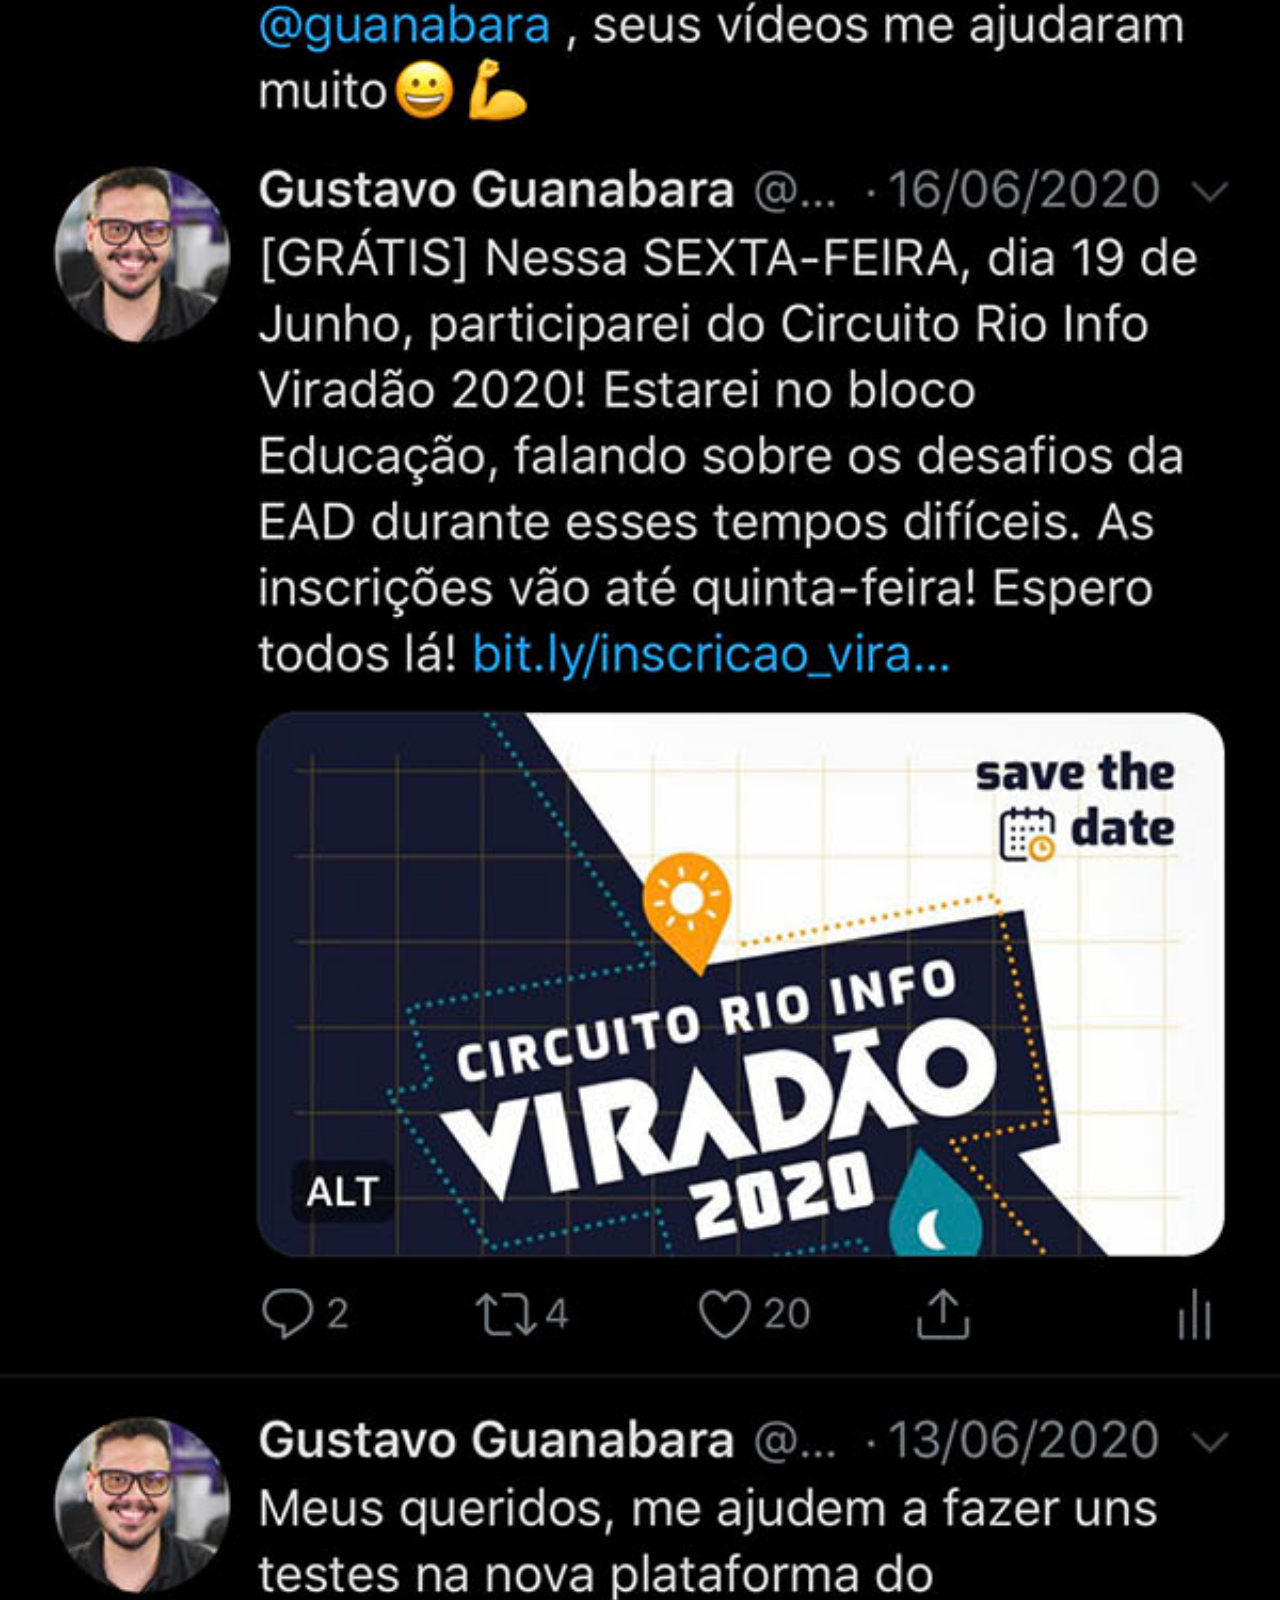
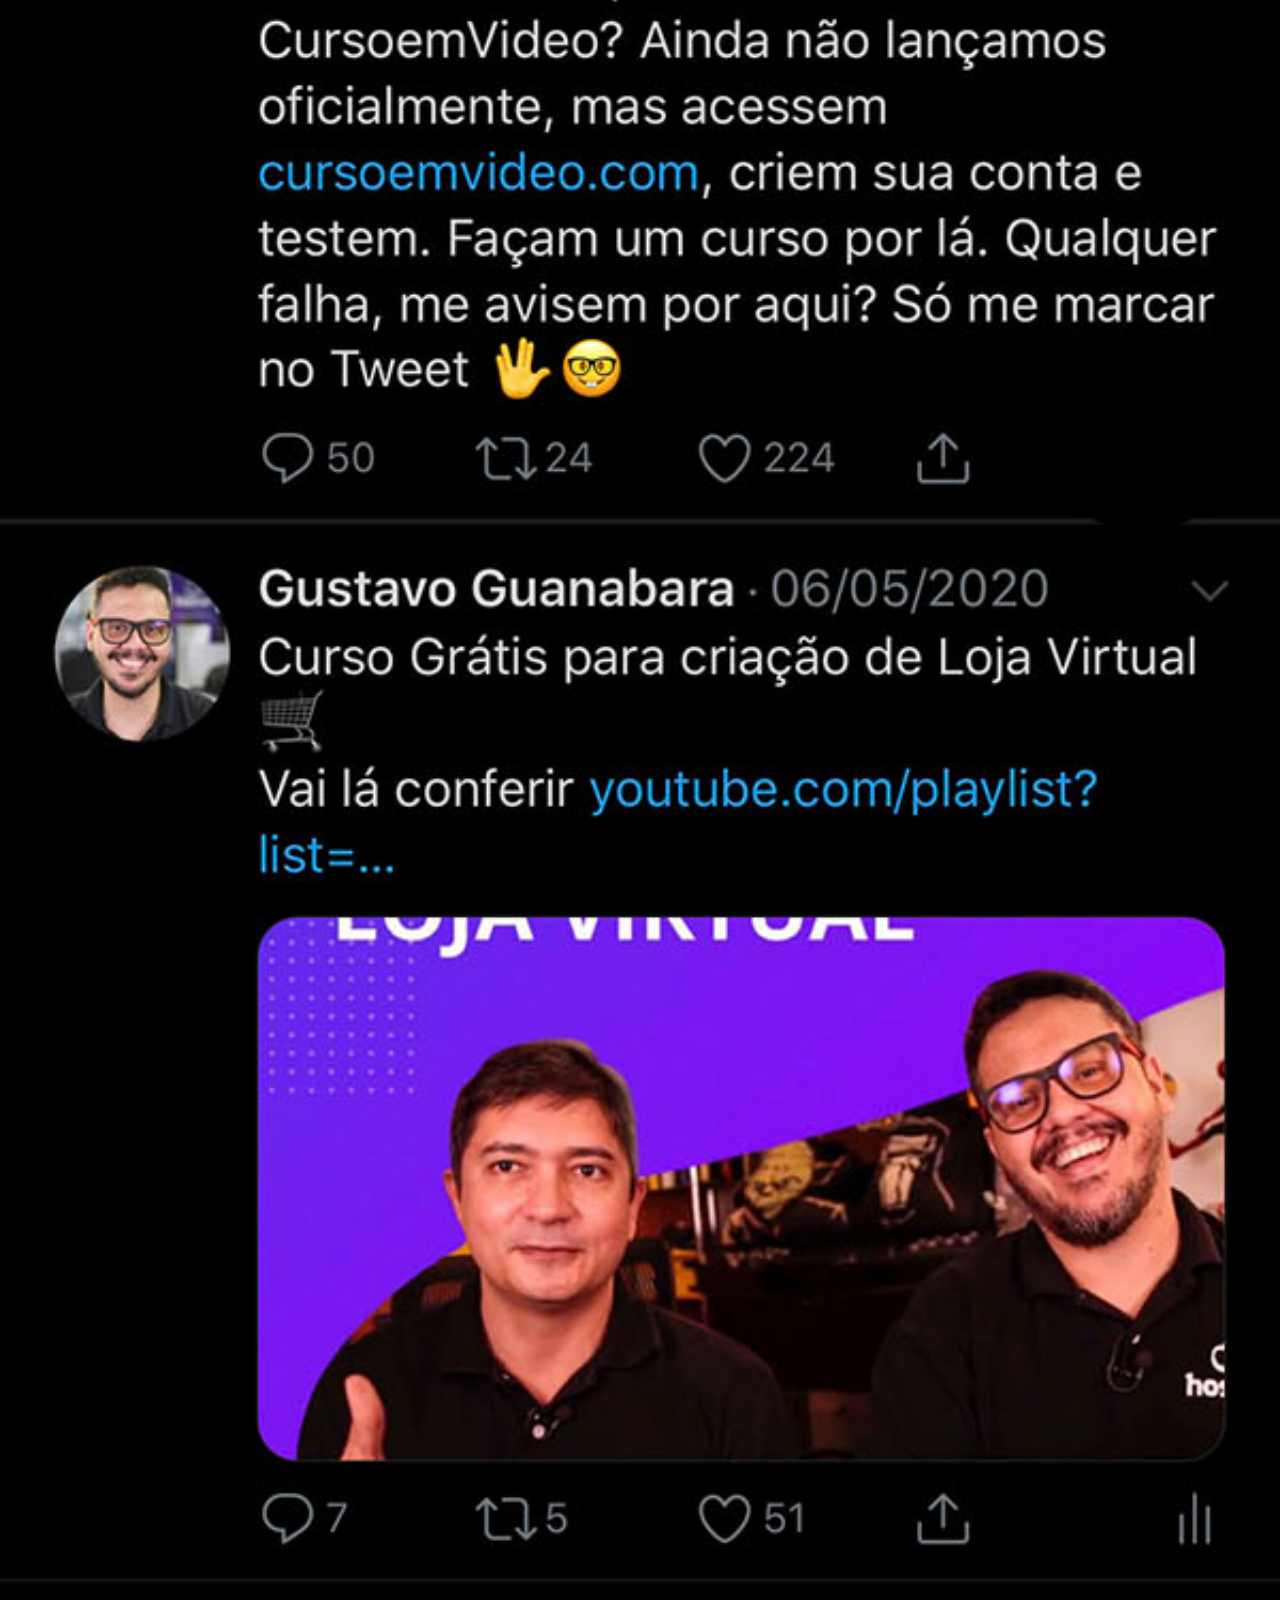
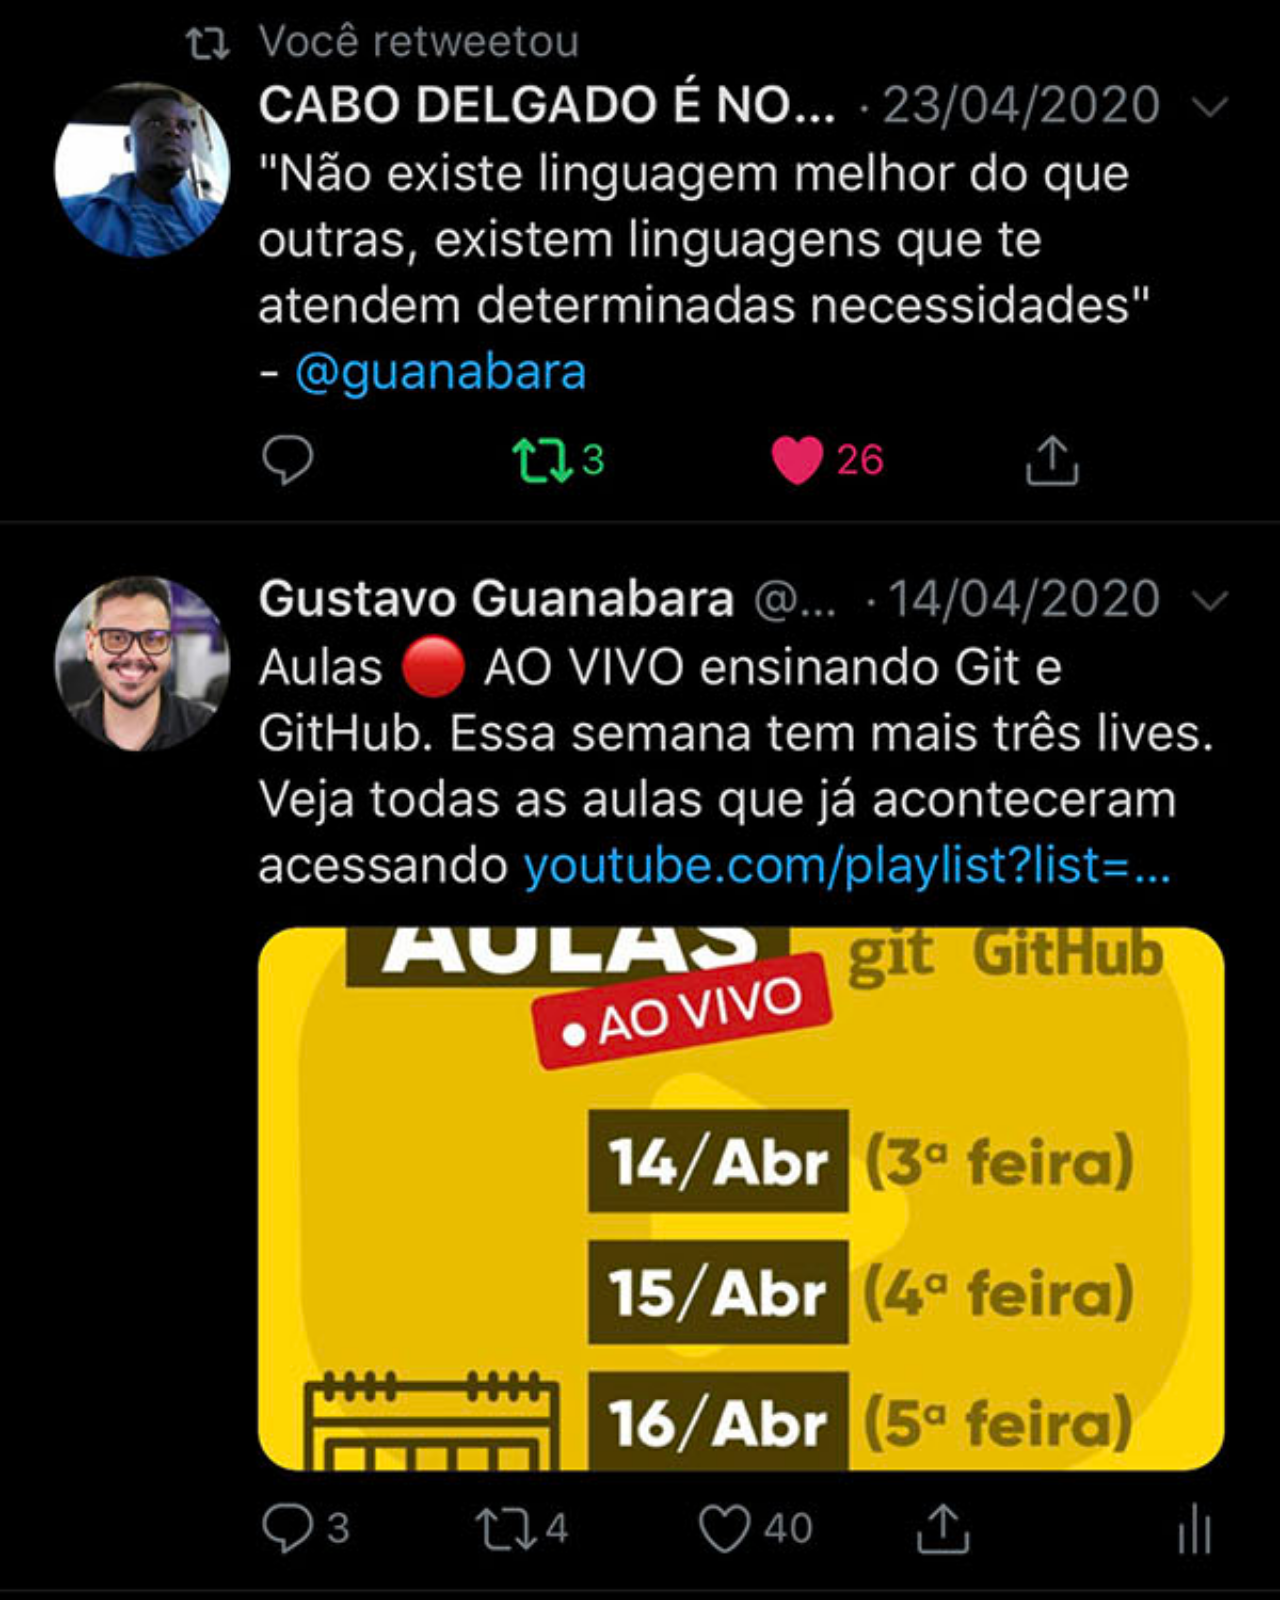
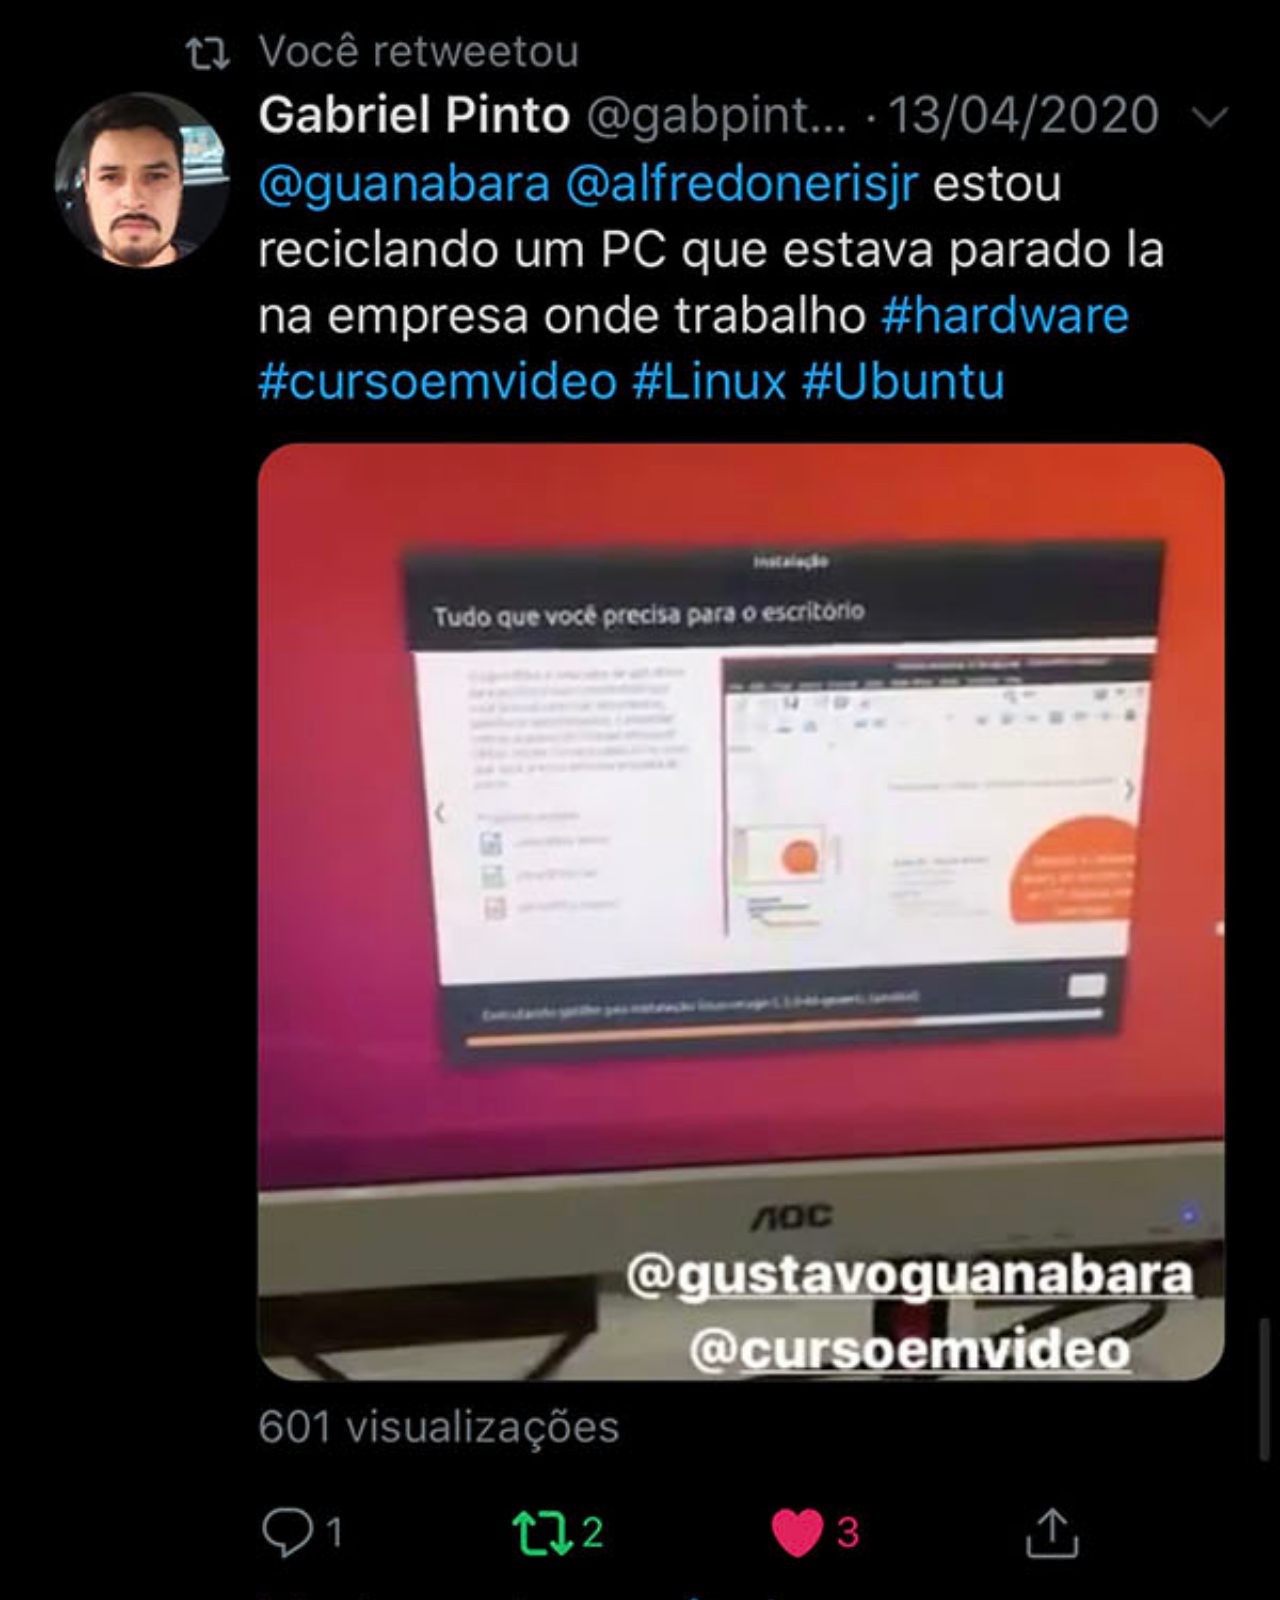
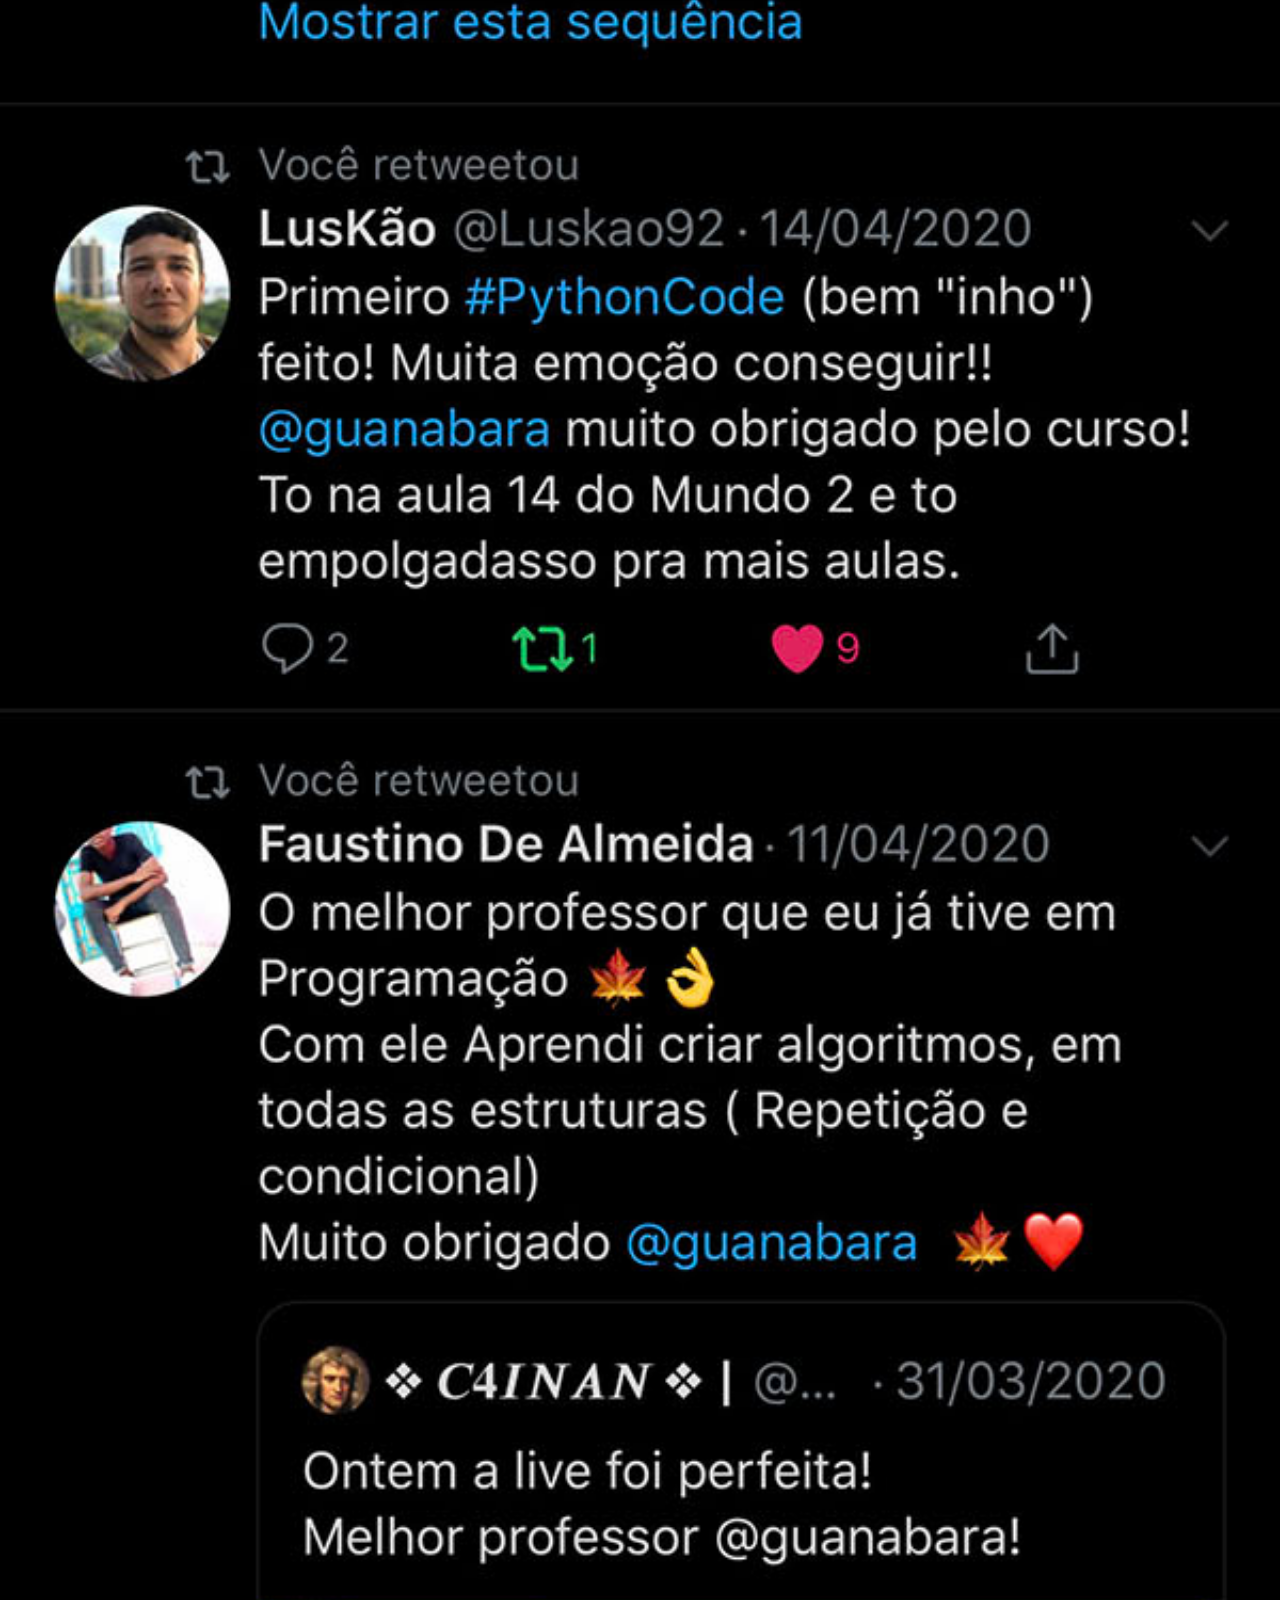
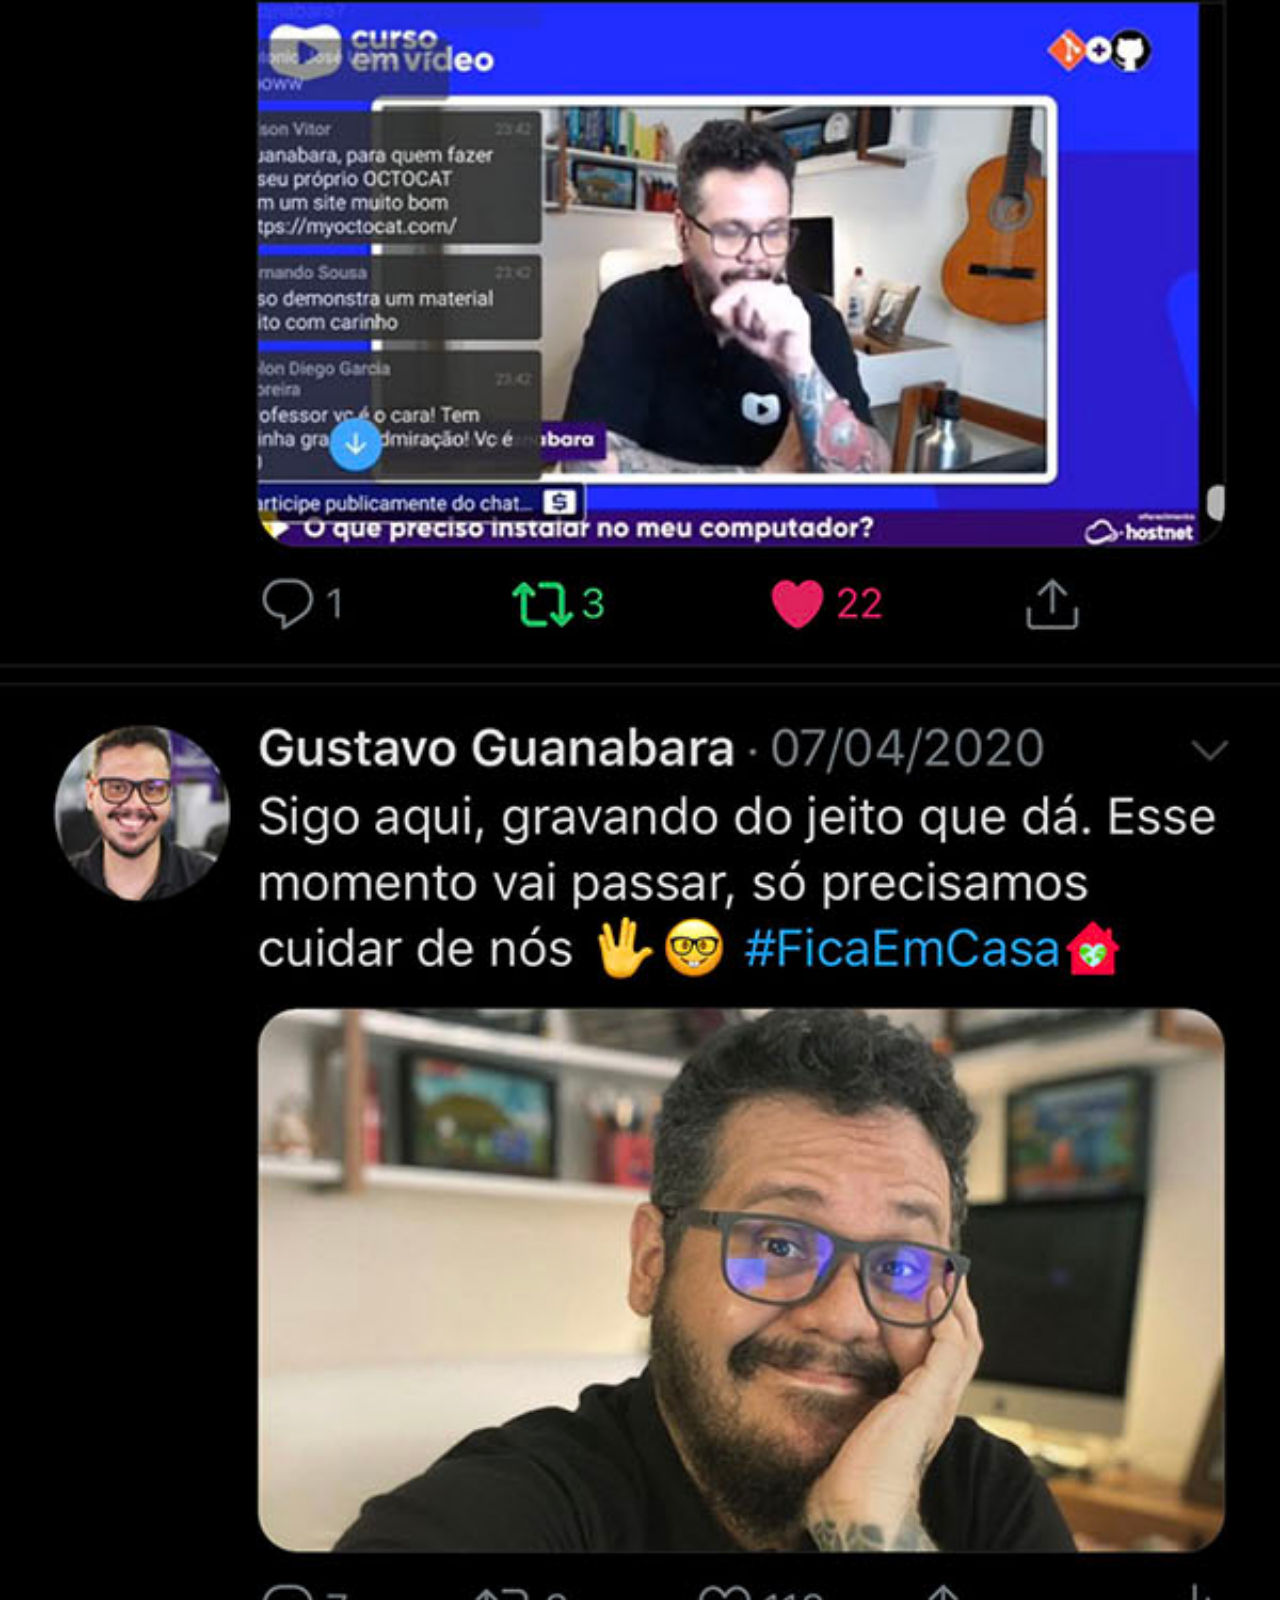
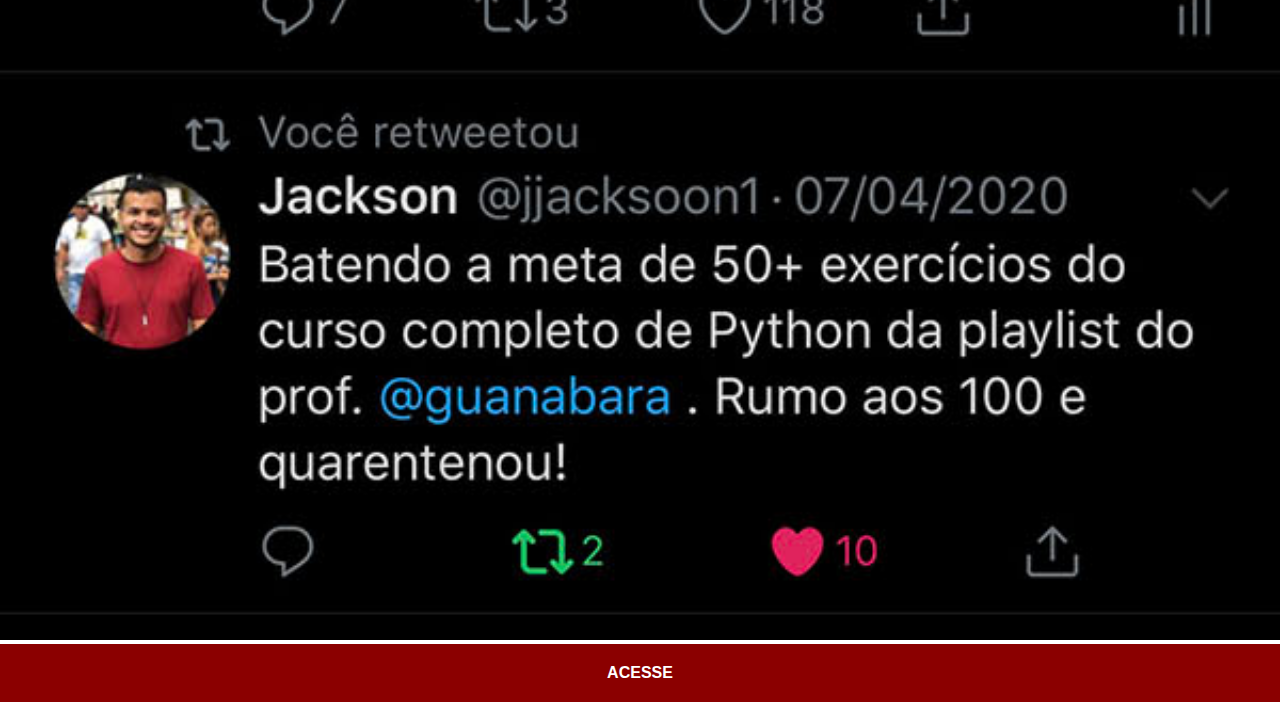
<file: twitter.html>
<!DOCTYPE html>
<html lang="pt-br">
<head>
    <meta charset="UTF-8">
    <meta http-equiv="X-UA-Compatible" content="IE=edge">
    <meta name="viewport" content="width=device-width, initial-scale=1.0">
    <title>Twitter</title>
    <link rel="stylesheet" href="estilos/social.css">
</head>
<body>
    <img src="imagens/tela-twitter.jpg" alt="Twitter">
    <a href="https://twitter.com/guanabara" target="_blank">ACESSE</a>
</body>
</html>
</file>
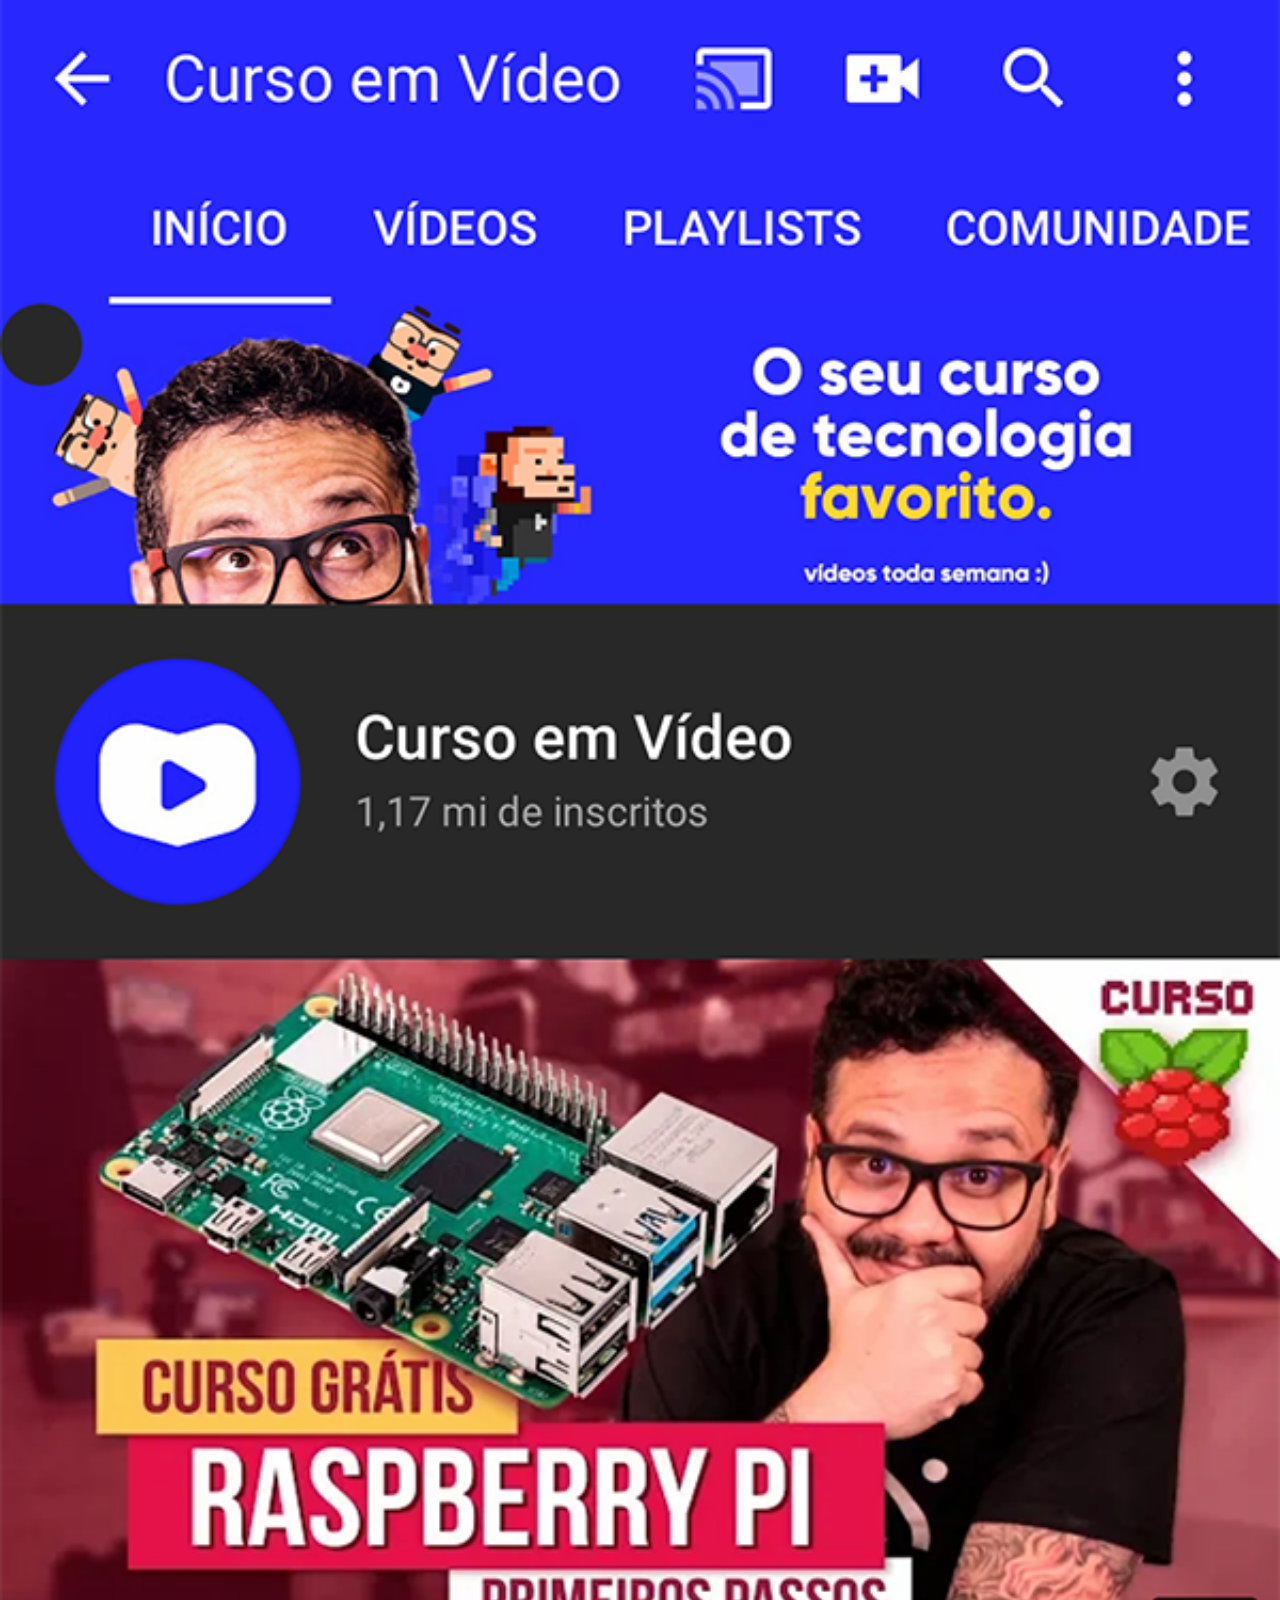
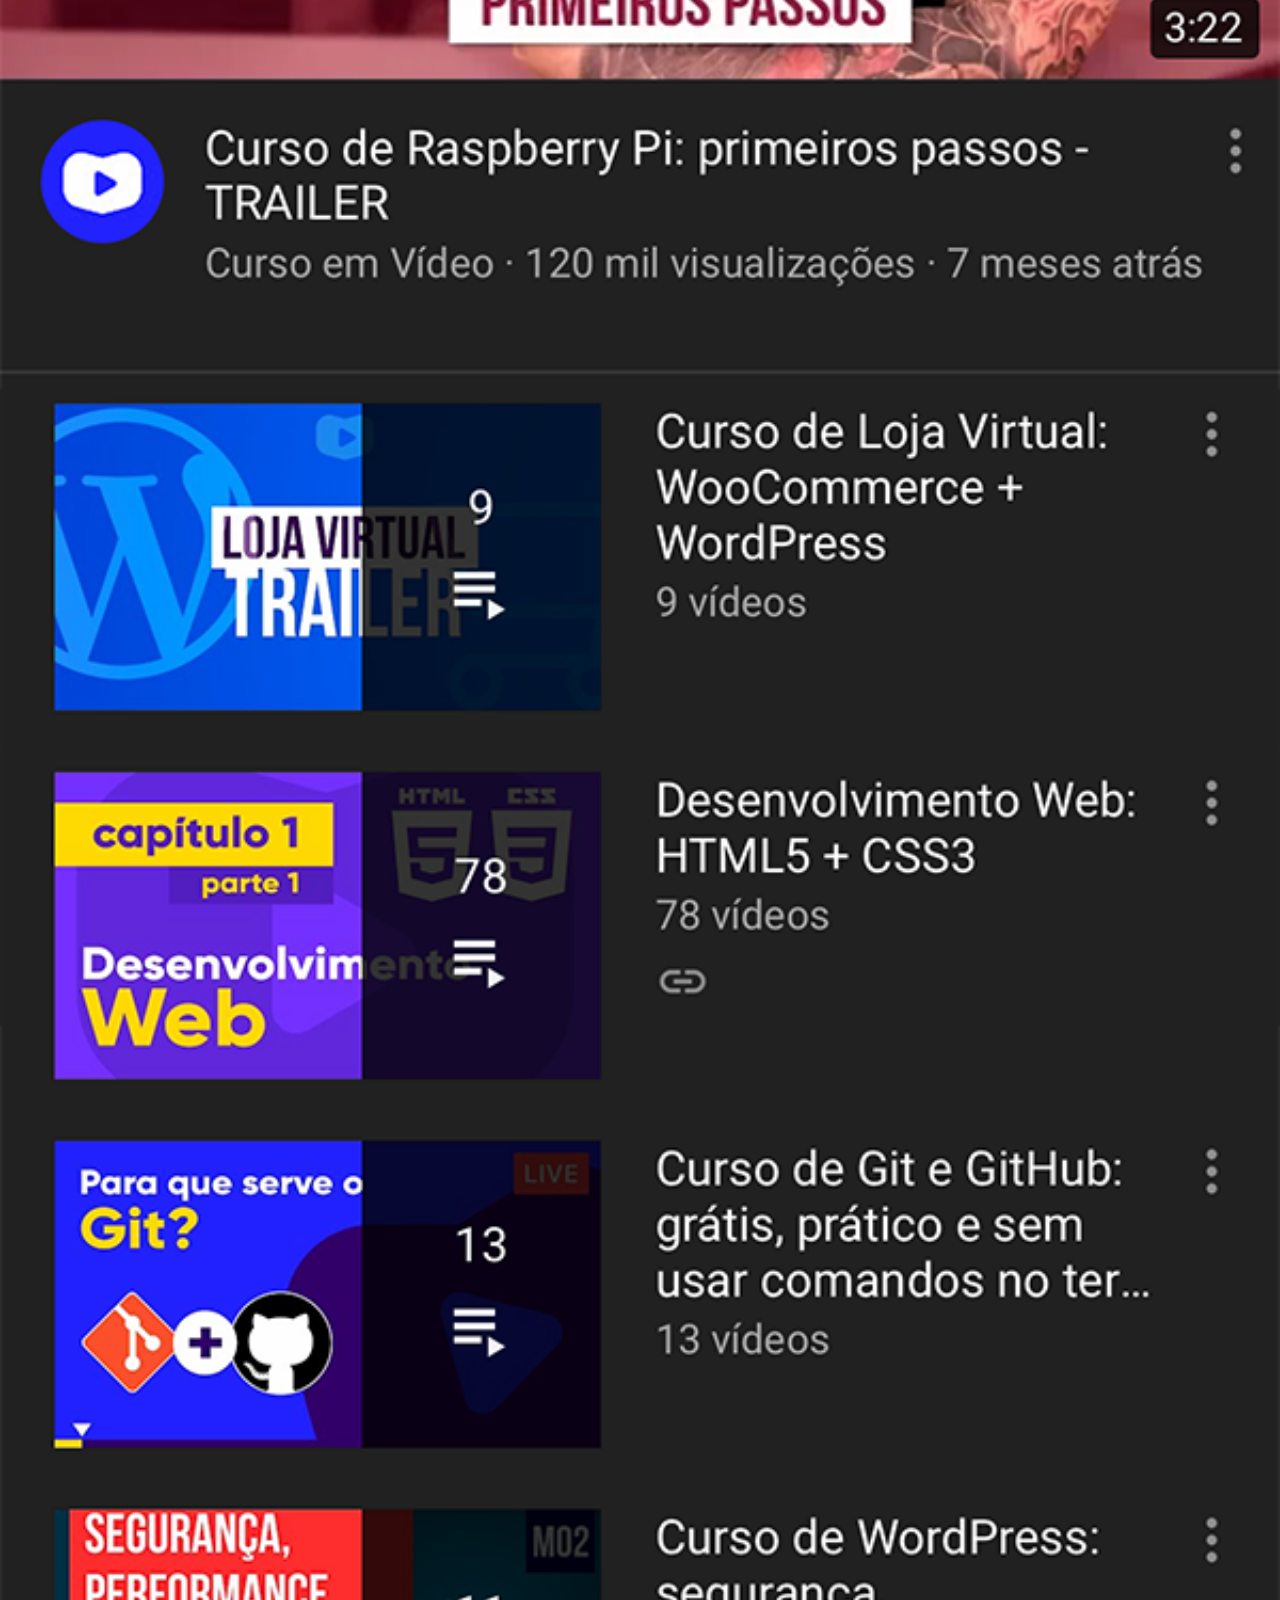
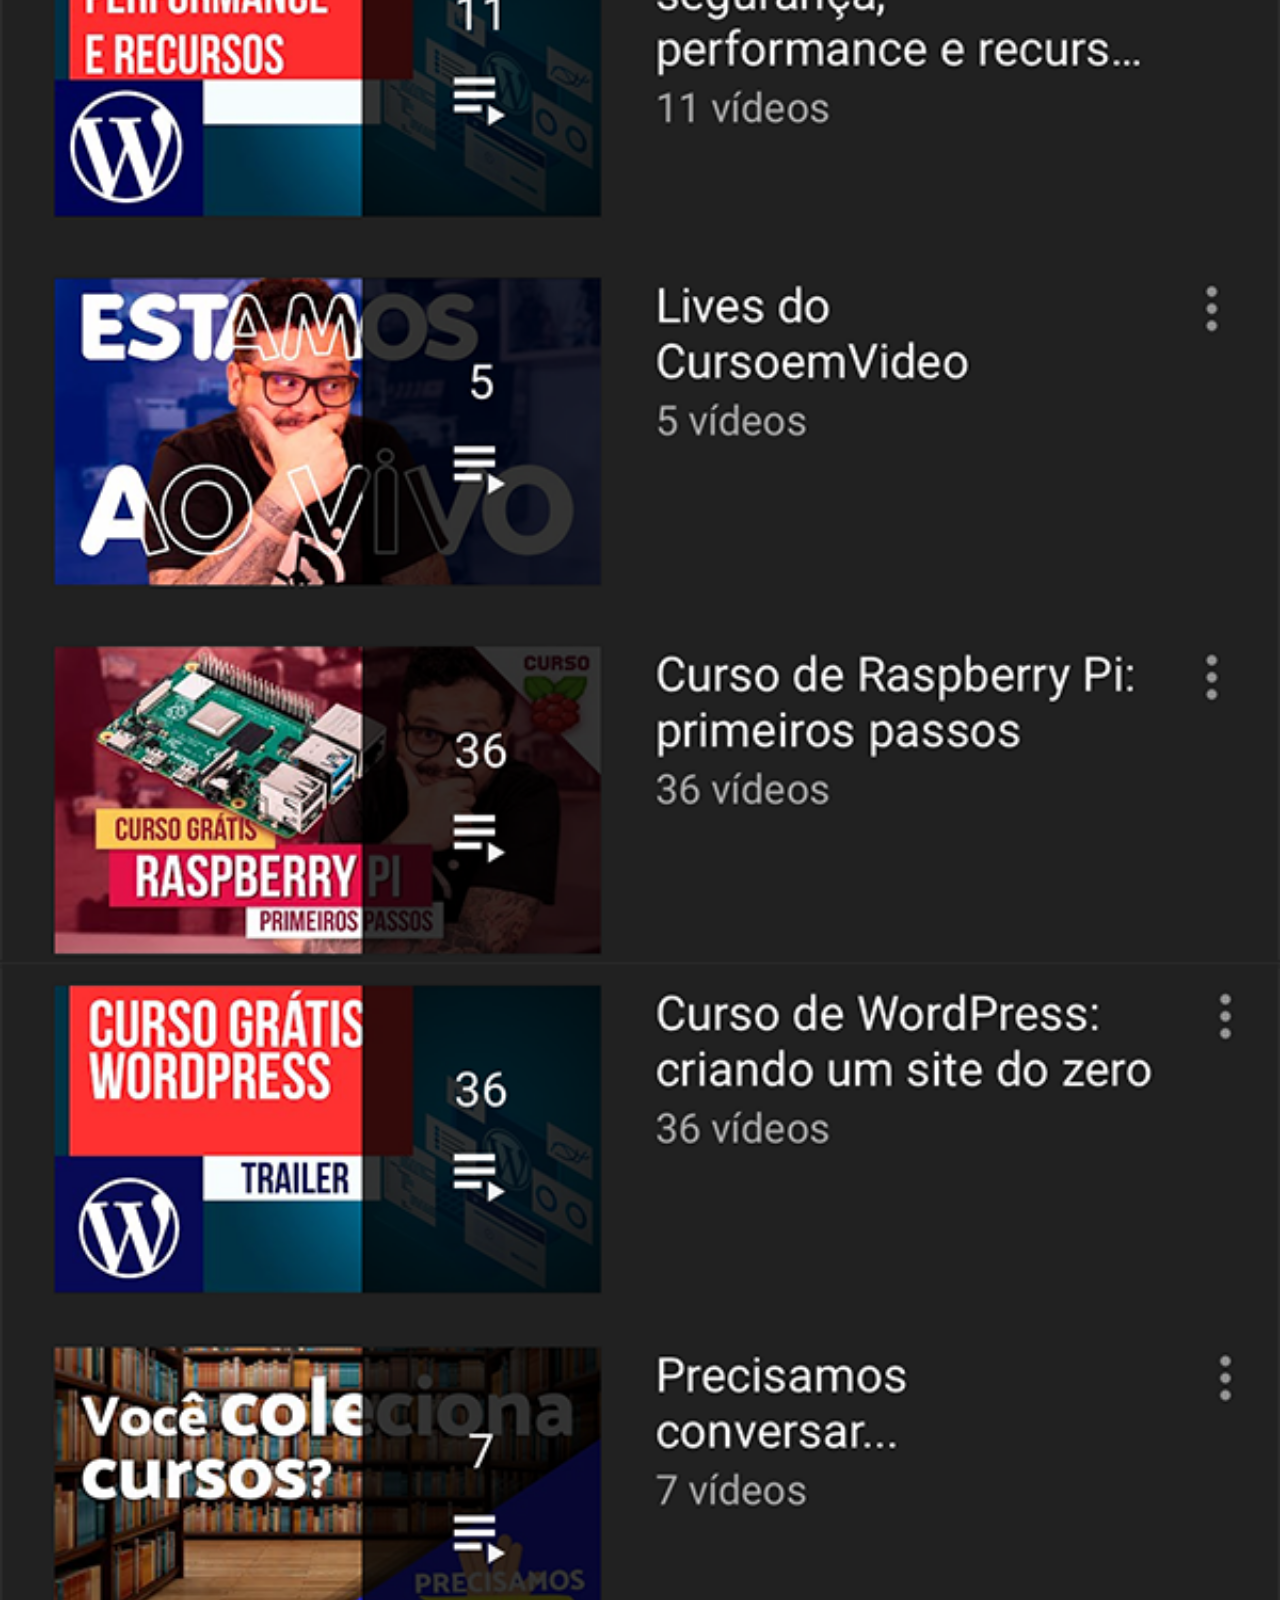
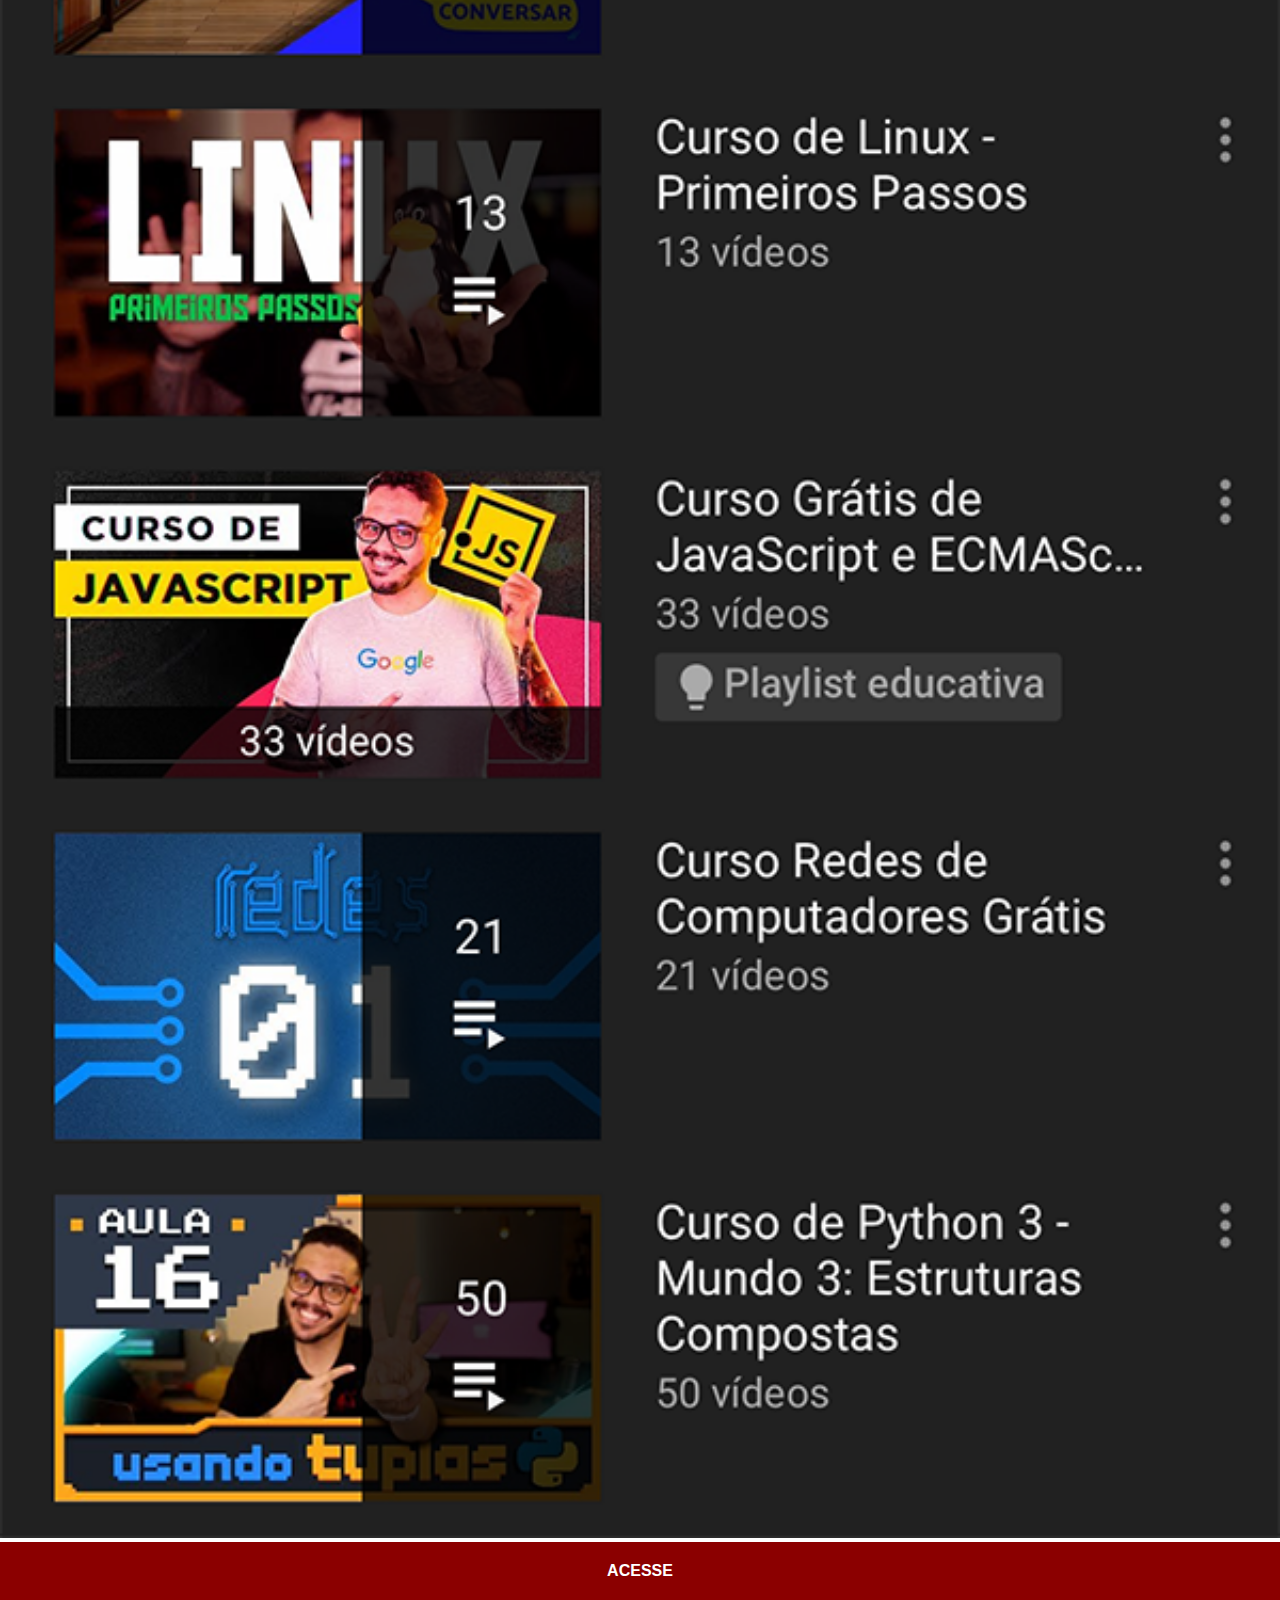
<file: youtube.html>
<!DOCTYPE html>
<html lang="pt-br">
<head>
    <meta charset="UTF-8">
    <meta http-equiv="X-UA-Compatible" content="IE=edge">
    <meta name="viewport" content="width=device-width, initial-scale=1.0">
    <title>YouTube</title>
    <link rel="stylesheet" href="estilos/social.css">
</head>
<body>
    <img src="imagens/tela-youtube.png" alt="YouTube">
    <a href="https://www.youtube.com/c/CursoemV%C3%ADdeo/playlists" target="_blank">ACESSE</a>
</body>
</html>
</file>
<file: estilos/style.css>
@charset "UTF-8";

* {
    margin: 0px;
    padding: 0px;
    font-family: Arial, Helvetica, sans-serif;
}

html, body {
    height: 100vh;
    width: 100vw;
    background-color: black;
}

body {
    background: url(../imagens/fundo-madeira.jpg) no-repeat top center;
    background-size: cover;
    background-attachment: fixed;
}

main {
    position: relative;
    height: 100vh;
}

section#telefone {
    position: absolute;
    top: 50%;
    left: 50%;
    transform: translate(-50%, -50%);

    height: 627px;
    width: 311px;
    background: url('../imagens/frame-iphone.png') no-repeat;
}

iframe#tela {
    position: relative;
    top: 80px;
    left: 22px;
    width: 267px;
    height: 471px;
}

section#redes-sociais {
    text-align: right;
}

section#redes-sociais img {
    width: 50px;
    margin: 10px;
    border-radius: 50%;
    box-shadow: 2px 2px 5px rgba(0, 0, 0, 0.400);
    box-sizing: border-box;
}

section#redes-sociais img:hover {
    border: 2px solid rgba(255, 255, 255, 0.637);
    transform: translate(-3px, -3px);
    box-shadow: 5px 5px 10px rgba(0, 0, 0, 0.623);
    transition: transform .3s, border 1s;
}
</file>
<file: estilos/social.css>
@charset "UTF-8";

* { margin: 0px;
padding: 0px;
font-family: Arial, Helvetica, sans-serif;
}

::-webkit-scrollbar {
    width: 0px;
    height: 0px;
}

img {
    width: 100vw;
}

a {
    display: block;
    background-color: darkred;
    color: white;
    padding: 20px;
    text-align: center;
    font-weight: bolder;
    text-decoration: none;
}

a:hover {
    background-color: red;
}
</file>
